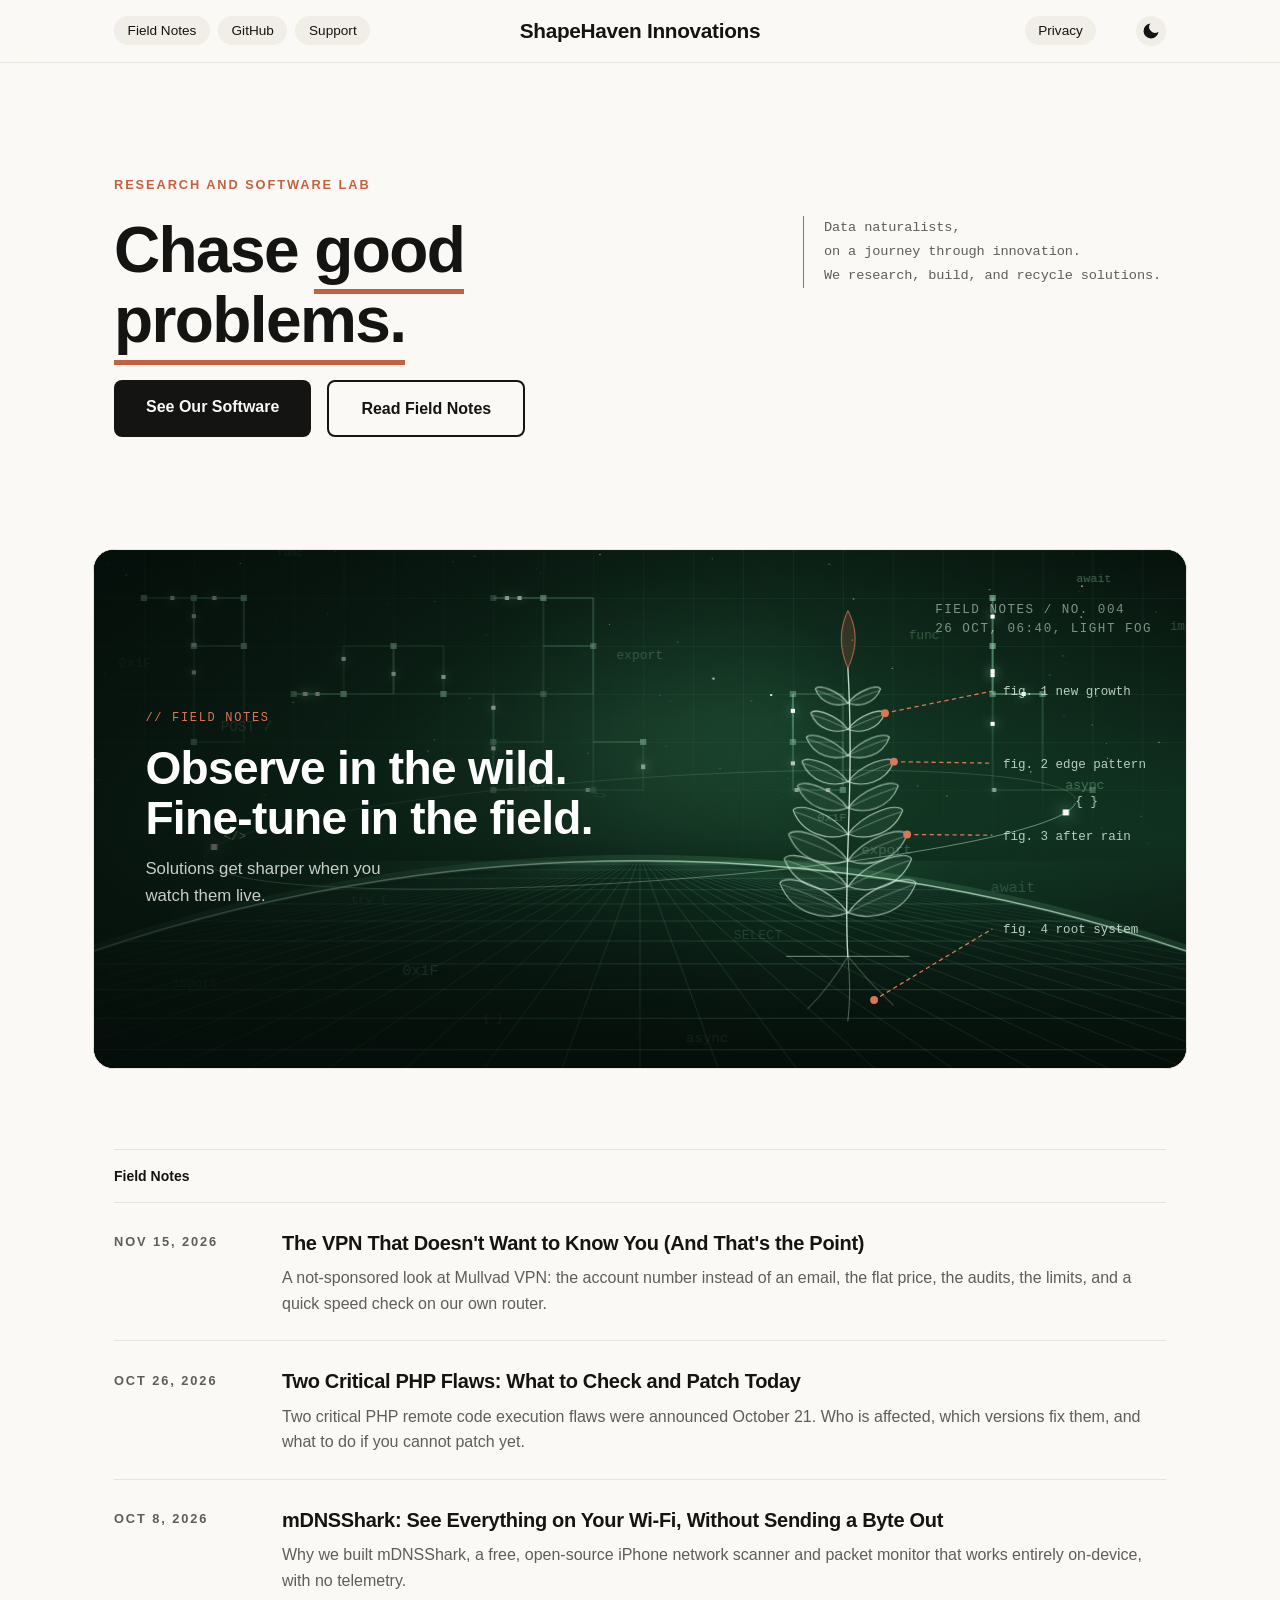
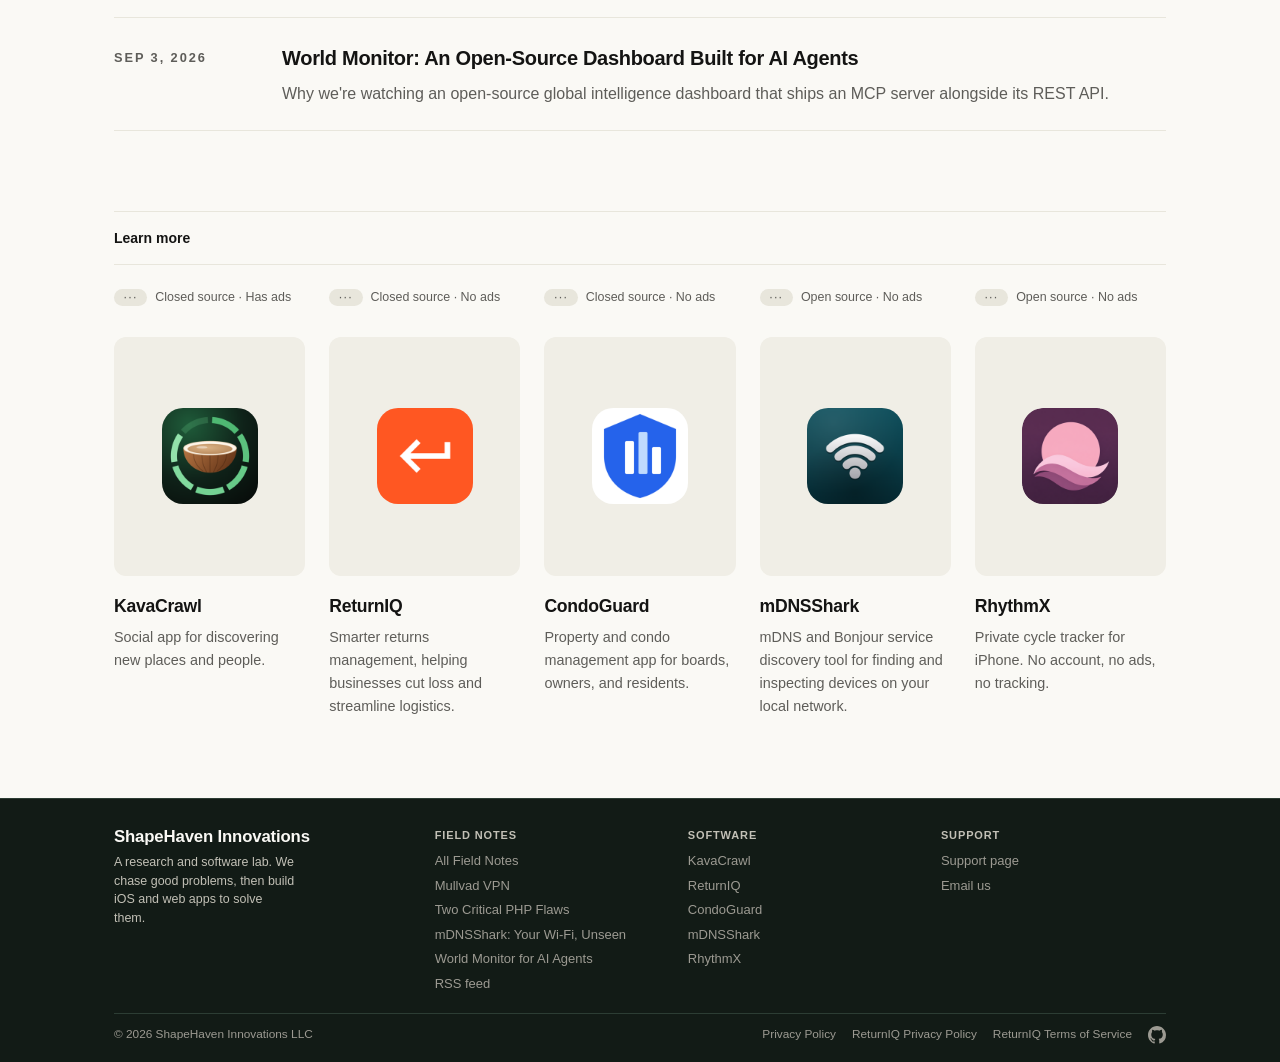
<file: index.html>
<!DOCTYPE html>
<html lang="en">
  <head>
    <meta charset="UTF-8" />
    <meta name="viewport" content="width=device-width, initial-scale=1.0" />
    <title>Home | ShapeHaven Innovations</title>
    <meta name="description" content="ShapeHaven Innovations is a research and software lab. We chase good problems, then build iOS and web apps to solve them." />
    <meta name="robots" content="index, follow" />

    <!-- Open Graph / Social Media -->
    <meta property="og:title" content="ShapeHaven Innovations | Research and Software Lab" />
    <meta property="og:description" content="ShapeHaven Innovations is a research and software lab. We chase good problems, then build iOS and web apps to solve them." />
    <meta property="og:image" content="https://shapehaveninnovations.com/images/og-image.png" />
    <meta property="og:image:width" content="1200" />
    <meta property="og:image:height" content="630" />
    <meta property="og:url" content="https://shapehaveninnovations.com/" />
    <meta property="og:type" content="website" />

    <!-- Favicon -->
    <link rel="icon" type="image/png" href="images/favicon.png" />
    <link rel="apple-touch-icon" href="images/logo.png" />

    <!-- FOUC fix: apply theme before CSS renders -->
    <script>
      (function() {
        var t = localStorage.getItem('theme');
        if (t) document.documentElement.setAttribute('data-theme', t);
        // No saved choice: stay on the light theme. Dark is opt-in via the toggle.
      })();
    </script>
    <link rel="stylesheet" href="style.css" />
    <link rel="canonical" href="https://shapehaveninnovations.com/" />
    <link rel="alternate" type="application/rss+xml" title="ShapeHaven Innovations Field Notes" href="https://shapehaveninnovations.com/feed.xml" />

    <!-- Twitter Card -->
    <meta name="twitter:card" content="summary_large_image" />
    <meta name="twitter:title" content="ShapeHaven Innovations | Research and Software Lab" />
    <meta name="twitter:description" content="ShapeHaven Innovations is a research and software lab. We chase good problems, then build iOS and web apps to solve them." />
    <meta name="twitter:image" content="https://shapehaveninnovations.com/images/og-image.png" />
    <!-- Structured Data -->
    <script type="application/ld+json">
    [
      {
        "@context": "https://schema.org",
        "@type": "Organization",
        "name": "ShapeHaven Innovations",
        "url": "https://shapehaveninnovations.com",
        "logo": "https://shapehaveninnovations.com/images/logo.png",
        "description": "ShapeHaven Innovations is a research and software lab. We chase good problems, then build iOS and web apps to solve them.",
        "email": "info@shapehaveninnovations.com",
        "sameAs": ["https://github.com/Shapehaven-Innovations"]
      },
      {
        "@context": "https://schema.org",
        "@type": "WebSite",
        "name": "ShapeHaven Innovations",
        "url": "https://shapehaveninnovations.com"
      },
      {
        "@context": "https://schema.org",
        "@type": "ItemList",
        "name": "Software",
        "itemListElement": [
          {
            "@type": "ListItem",
            "position": 1,
            "item": {
              "@type": "SoftwareApplication",
              "name": "ReturnIQ",
              "url": "https://returniq.shapehaveninnovations.com/",
              "description": "Smarter returns management, helping businesses cut loss and streamline logistics.",
              "applicationCategory": "BusinessApplication",
              "creator": { "@type": "Organization", "name": "ShapeHaven Innovations" }
            }
          },
          {
            "@type": "ListItem",
            "position": 2,
            "item": {
              "@type": "SoftwareApplication",
              "name": "CondoGuard",
              "url": "https://condoguard.app/",
              "description": "Property and condo management app for boards, owners, and residents.",
              "applicationCategory": "BusinessApplication",
              "creator": { "@type": "Organization", "name": "ShapeHaven Innovations" }
            }
          },
          {
            "@type": "ListItem",
            "position": 3,
            "item": {
              "@type": "SoftwareApplication",
              "name": "KavaCrawl",
              "url": "https://kavacrawl.app/",
              "description": "Social app for discovering new places and people.",
              "applicationCategory": "SocialNetworkingApplication",
              "creator": { "@type": "Organization", "name": "ShapeHaven Innovations" }
            }
          },
          {
            "@type": "ListItem",
            "position": 4,
            "item": {
              "@type": "SoftwareApplication",
              "name": "mDNSShark",
              "url": "https://mdnsshark.shapehaveninnovations.com/",
              "description": "mDNS and Bonjour service discovery tool for finding and inspecting devices on your local network.",
              "applicationCategory": "BusinessApplication",
              "creator": { "@type": "Organization", "name": "ShapeHaven Innovations" }
            }
          },
          {
            "@type": "ListItem",
            "position": 5,
            "item": {
              "@type": "SoftwareApplication",
              "name": "RhythmX",
              "url": "https://rhythmx.shapehaveninnovations.com/",
              "description": "Private menstrual cycle tracker for iPhone. No account, no ads, no tracking.",
              "applicationCategory": "HealthApplication",
              "creator": { "@type": "Organization", "name": "ShapeHaven Innovations" }
            }
          }
        ]
      }
    ]
    </script>
  </head>
  <body>
    <header>
      <div class="container">
        <div class="logo-container">
          <a href="/" class="logo-text">ShapeHaven Innovations</a>
        </div>
        <nav id="main-nav">
          <a href="/">Home</a>
          <a href="/blog/">Field Notes</a>
          <a href="https://github.com/Shapehaven-Innovations" target="_blank" rel="noopener">GitHub</a>
          <a href="/support.html">Support</a>
          <a href="/privacy.html">Privacy</a>
        </nav>
        <div class="header-actions">
          <button id="theme-toggle" class="theme-toggle" aria-label="Toggle dark mode">
            <svg xmlns="http://www.w3.org/2000/svg" width="20" height="20" viewBox="0 0 24 24" fill="currentColor" aria-hidden="true"><path d="M21 12.79A9 9 0 1 1 11.21 3 7 7 0 0 0 21 12.79z"/></svg>
          </button>
          <button id="hamburger" class="hamburger" aria-label="Toggle menu" aria-expanded="false">
            <span></span><span></span><span></span>
          </button>
        </div>
      </div>
    </header>

    <main>
      <section class="container hero">
        <div class="hero-text">
          <span class="hero-eyebrow">Research and software lab</span>
          <h1>Chase <span class="hl">good problems.</span></h1>
          <div class="cta-group">
            <a href="#our-work" class="btn btn-primary">See Our Software</a>
            <a href="/blog/" class="btn btn-secondary">Read Field Notes</a>
          </div>
        </div>
        <p class="hero-description">
          <span>Data naturalists,</span>
          <span>on a journey through innovation.</span>
          <span>We research, build, and recycle solutions.</span>
        </p>
      </section>

      <section class="container">
        <div class="space-hero">
          <canvas aria-hidden="true"></canvas>
          <div class="journal" aria-hidden="true">
            <svg viewBox="0 0 560 440" preserveAspectRatio="xMidYMid meet">
              <text class="j-tag j-head j-fade" x="330" y="40" style="animation-delay:.2s">FIELD NOTES / NO. 004</text>
              <text class="j-tag j-head j-fade" x="330" y="58" style="animation-delay:.3s">26 OCT, 06:40, LIGHT FOG</text>
              <g transform="translate(250 355) scale(.8)"><g class="j-sway" id="journal-plant"></g></g>
              <g id="journal-marks"></g>
            </svg>
          </div>
          <div class="space-hero-caption">
            <span class="hero-kicker">// Field Notes</span>
            <h2>Observe in the wild. Fine-tune in the field.</h2>
            <p>Solutions get sharper when you watch them live.</p>
          </div>
        </div>
      </section>

      <section class="container">
        <div class="section-header" id="field-notes">
          <h2>Field Notes</h2>
        </div>

        <div class="notes-list">
          <a class="note-row" href="/blog/mullvad-vpn-spotlight">
            <span class="note-date">Nov 15, 2026</span>
            <div>
              <h3>The VPN That Doesn't Want to Know You (And That's the Point)</h3>
              <p>A not-sponsored look at Mullvad VPN: the account number instead of an email, the flat price, the audits, the limits, and a quick speed check on our own router.</p>
            </div>
          </a>
          <a class="note-row" href="/blog/php-critical-rce-patch">
            <span class="note-date">Oct 26, 2026</span>
            <div>
              <h3>Two Critical PHP Flaws: What to Check and Patch Today</h3>
              <p>Two critical PHP remote code execution flaws were announced October 21. Who is affected, which versions fix them, and what to do if you cannot patch yet.</p>
            </div>
          </a>
          <a class="note-row" href="/blog/mdnsshark-app">
            <span class="note-date">Oct 8, 2026</span>
            <div>
              <h3>mDNSShark: See Everything on Your Wi-Fi, Without Sending a Byte Out</h3>
              <p>Why we built mDNSShark, a free, open-source iPhone network scanner and packet monitor that works entirely on-device, with no telemetry.</p>
            </div>
          </a>
          <a class="note-row" href="/blog/worldmonitor-app">
            <span class="note-date">Sep 3, 2026</span>
            <div>
              <h3>World Monitor: An Open-Source Dashboard Built for AI Agents</h3>
              <p>Why we're watching an open-source global intelligence dashboard that ships an MCP server alongside its REST API.</p>
            </div>
          </a>
        </div>

        <div class="section-header" id="our-work">
          <h2>Learn more</h2>
        </div>

        <div class="tiles">
          <a class="tile" href="https://kavacrawl.app/" target="_blank" rel="noopener">
            <div class="note-meta"><span class="note-pill" aria-hidden="true">&middot;&middot;&middot;</span><span>Closed source &middot; Has ads</span></div>
            <div class="tile-art"><img src="images/apps/kavacrawl.png" alt="" width="96" height="96" loading="lazy" /></div>
            <h3>KavaCrawl</h3>
            <p>Social app for discovering new places and people.</p>
          </a>
          <a class="tile" href="https://returniq.shapehaveninnovations.com/" target="_blank" rel="noopener">
            <div class="note-meta"><span class="note-pill" aria-hidden="true">&middot;&middot;&middot;</span><span>Closed source &middot; No ads</span></div>
            <div class="tile-art"><img src="images/apps/returniq.png" alt="" width="96" height="96" loading="lazy" /></div>
            <h3>ReturnIQ</h3>
            <p>Smarter returns management, helping businesses cut loss and streamline logistics.</p>
          </a>
          <a class="tile" href="https://condoguard.app/" target="_blank" rel="noopener">
            <div class="note-meta"><span class="note-pill" aria-hidden="true">&middot;&middot;&middot;</span><span>Closed source &middot; No ads</span></div>
            <div class="tile-art"><img src="images/apps/condoguard.png" alt="" width="96" height="96" loading="lazy" /></div>
            <h3>CondoGuard</h3>
            <p>Property and condo management app for boards, owners, and residents.</p>
          </a>
          <a class="tile" href="https://mdnsshark.shapehaveninnovations.com/" target="_blank" rel="noopener">
            <div class="note-meta"><span class="note-pill" aria-hidden="true">&middot;&middot;&middot;</span><span>Open source &middot; No ads</span></div>
            <div class="tile-art"><img src="images/apps/mdnsshark.png" alt="" width="96" height="96" loading="lazy" /></div>
            <h3>mDNSShark</h3>
            <p>mDNS and Bonjour service discovery tool for finding and inspecting devices on your local network.</p>
          </a>
          <a class="tile" href="https://rhythmx.shapehaveninnovations.com/" target="_blank" rel="noopener">
            <div class="note-meta"><span class="note-pill" aria-hidden="true">&middot;&middot;&middot;</span><span>Open source &middot; No ads</span></div>
            <div class="tile-art"><img src="images/apps/rhythmx.png" alt="" width="96" height="96" loading="lazy" /></div>
            <h3>RhythmX</h3>
            <p>Private cycle tracker for iPhone. No account, no ads, no tracking.</p>
          </a>
        </div>
      </section>
    </main>

    <!-- footer:start -->
    <footer class="site-footer">
      <div class="site-footer__inner">
        <div class="site-footer__top">
          <div class="site-footer__brandcol">
            <p class="site-footer__wordmark">ShapeHaven Innovations</p>
            <p class="site-footer__about">A research and software lab. We chase good problems, then build iOS and web apps to solve them.</p>
          </div>

          <div class="site-footer__col">
            <h2 class="site-footer__heading">Field Notes</h2>
            <ul class="site-footer__list">
              <li><a href="/blog/">All Field Notes</a></li>
              <li><a href="/blog/mullvad-vpn-spotlight" title="The VPN That Doesn't Want to Know You (And That's the Point)">Mullvad VPN</a></li>
              <li><a href="/blog/php-critical-rce-patch" title="Two Critical PHP Flaws: What to Check and Patch Today">Two Critical PHP Flaws</a></li>
              <li><a href="/blog/mdnsshark-app" title="mDNSShark: See Everything on Your Wi-Fi, Without Sending a Byte Out">mDNSShark: Your Wi-Fi, Unseen</a></li>
              <li><a href="/blog/worldmonitor-app" title="World Monitor: An Open-Source Dashboard Built for AI Agents">World Monitor for AI Agents</a></li>
              <li><a href="/feed.xml" target="_blank" rel="noopener">RSS feed</a></li>
            </ul>
          </div>

          <div class="site-footer__col">
            <h2 class="site-footer__heading">Software</h2>
            <ul class="site-footer__list">
              <li><a href="https://kavacrawl.app/" target="_blank" rel="noopener">KavaCrawl</a></li>
              <li><a href="https://returniq.shapehaveninnovations.com/" target="_blank" rel="noopener">ReturnIQ</a></li>
              <li><a href="https://condoguard.app/" target="_blank" rel="noopener">CondoGuard</a></li>
              <li><a href="https://mdnsshark.shapehaveninnovations.com/" target="_blank" rel="noopener">mDNSShark</a></li>
              <li><a href="https://rhythmx.shapehaveninnovations.com/" target="_blank" rel="noopener">RhythmX</a></li>
            </ul>
          </div>

          <div class="site-footer__col">
            <h2 class="site-footer__heading">Support</h2>
            <ul class="site-footer__list">
              <li><a href="/support.html">Support page</a></li>
              <li><a href="mailto:info@shapehaveninnovations.com">Email us</a></li>
            </ul>
          </div>
        </div>

        <div class="site-footer__bottom">
          <p class="site-footer__copyright">&copy; 2026 ShapeHaven Innovations LLC</p>
          <ul class="site-footer__legal">
            <li><a href="/privacy.html">Privacy Policy</a></li>
              <li><a href="/returniq-privacy.html">ReturnIQ Privacy Policy</a></li>
              <li><a href="/returniq-terms.html">ReturnIQ Terms of Service</a></li>
            <li><a class="site-footer__icon" href="https://github.com/Shapehaven-Innovations" target="_blank" rel="noopener" aria-label="ShapeHaven Innovations on GitHub (opens in a new tab)"><svg viewBox="0 0 16 16" width="18" height="18" aria-hidden="true" focusable="false"><path fill="currentColor" d="M8 0C3.58 0 0 3.58 0 8c0 3.54 2.29 6.53 5.47 7.59.4.07.55-.17.55-.38 0-.19-.01-.82-.01-1.49-2.01.37-2.53-.49-2.69-.94-.09-.23-.48-.94-.82-1.13-.28-.15-.68-.52-.01-.53.63-.01 1.08.58 1.23.82.72 1.21 1.87.87 2.33.66.07-.52.28-.87.51-1.07-1.78-.2-3.64-.89-3.64-3.95 0-.87.31-1.59.82-2.15-.08-.2-.36-1.02.08-2.12 0 0 .67-.21 2.2.82.64-.18 1.32-.27 2-.27.68 0 1.36.09 2 .27 1.53-1.04 2.2-.82 2.2-.82.44 1.1.16 1.92.08 2.12.51.56.82 1.27.82 2.15 0 3.07-1.87 3.75-3.65 3.95.29.25.54.73.54 1.48 0 1.07-.01 1.93-.01 2.2 0 .21.15.46.55.38A8.013 8.013 0 0016 8c0-4.42-3.58-8-8-8z"/></svg></a></li>
          </ul>
        </div>
      </div>
    </footer>
    <!-- footer:end -->

    <script src="config.js"></script>
    <script src="space-hero.js"></script>
    <script src="journal-hero.js"></script>
    <script src="project-hero.js"></script>
    <script src="script.js"></script>
    <script src="transitions.js"></script>

    <!-- Cloudflare Web Analytics -->
    <script defer src="https://static.cloudflareinsights.com/beacon.min.js" data-cf-beacon='{"token": "6412781782134cada0f6ec322c5bb820"}'></script>
    <!-- End Cloudflare Web Analytics -->
  </body>
</html>
</file>
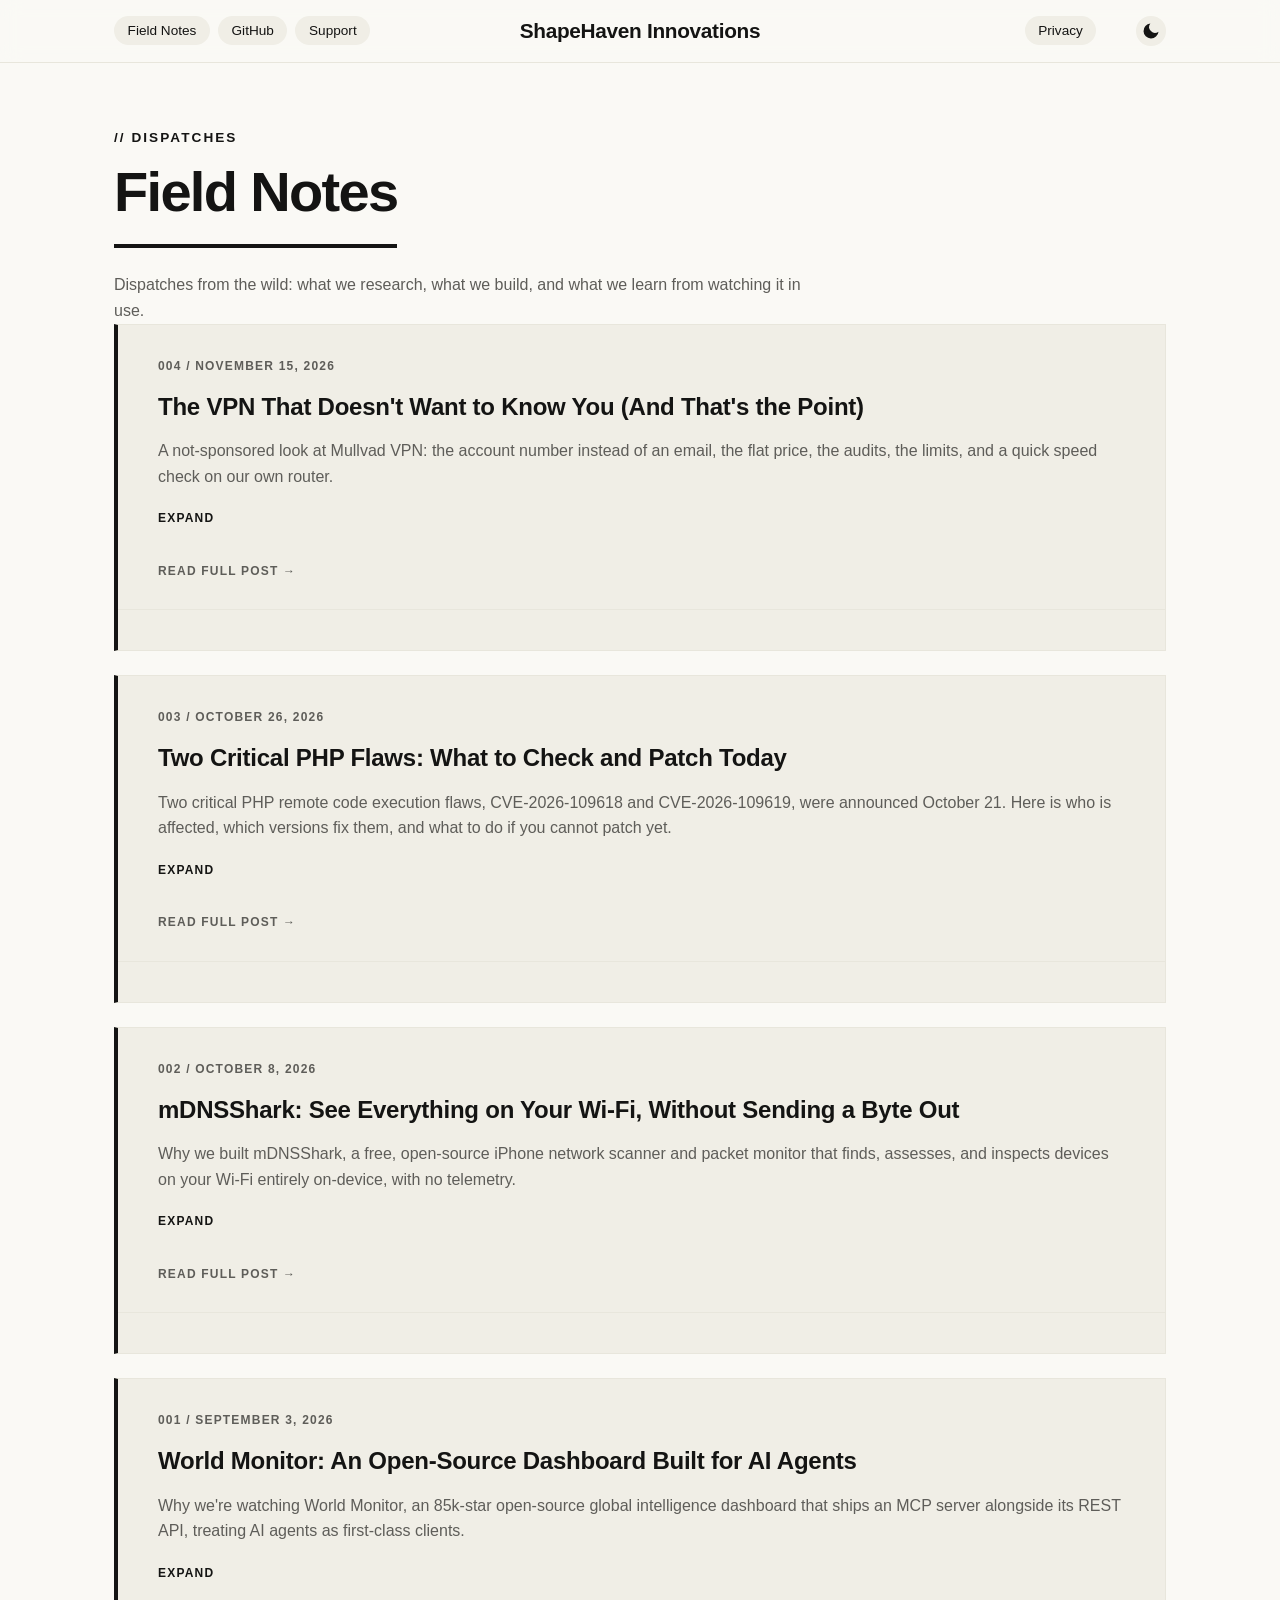
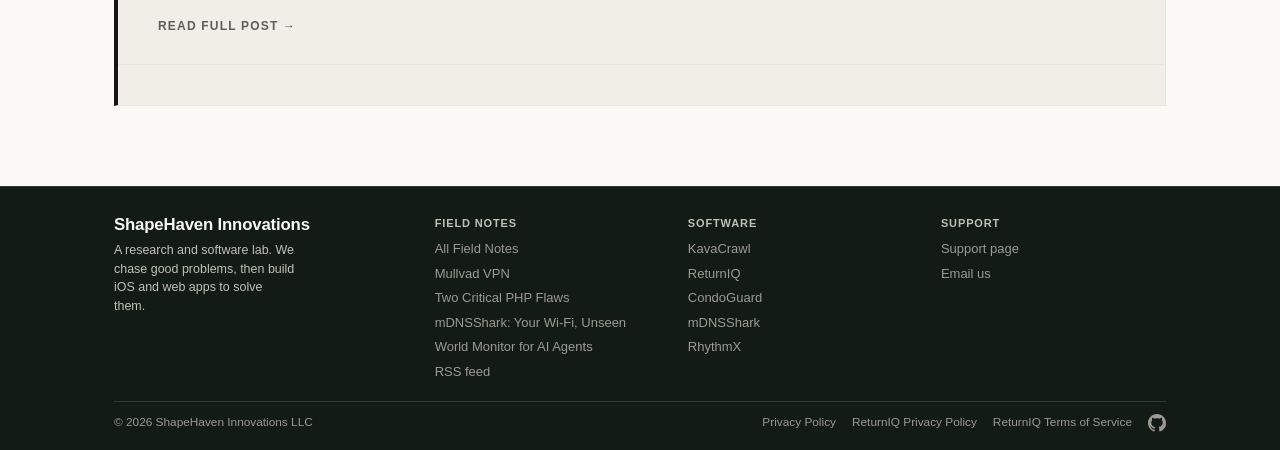
<file: blog/index.html>
<!DOCTYPE html>
<html lang="en">
  <head>
    <meta charset="UTF-8" />
    <meta name="viewport" content="width=device-width, initial-scale=1.0" />
    <title>Field Notes | ShapeHaven Innovations</title>
    <meta name="description" content="Field Notes from the ShapeHaven lab: what we research, what we build, and what we learn from watching it in use." />
    <meta name="robots" content="index, follow" />

    <!-- Open Graph / Social Media -->
    <meta property="og:title" content="Field Notes | ShapeHaven Innovations" />
    <meta property="og:description" content="Field Notes from the ShapeHaven lab: what we research, what we build, and what we learn from watching it in use." />
    <meta property="og:image" content="https://shapehaveninnovations.com/images/og-image.png" />
    <meta property="og:image:width" content="1200" />
    <meta property="og:image:height" content="630" />
    <meta property="og:url" content="https://shapehaveninnovations.com/blog/" />
    <meta property="og:type" content="website" />

    <!-- Favicon -->
    <link rel="icon" type="image/png" href="/images/favicon.png" />
    <link rel="apple-touch-icon" href="/images/logo.png" />

    <!-- FOUC fix: apply theme before CSS renders -->
    <script>
      (function() {
        var t = localStorage.getItem('theme');
        if (t) document.documentElement.setAttribute('data-theme', t);
        // No saved choice: stay on the light theme. Dark is opt-in via the toggle.
      })();
    </script>
    <link rel="stylesheet" href="/style.css" />
    <link rel="canonical" href="https://shapehaveninnovations.com/blog/" />
    <link rel="alternate" type="application/rss+xml" title="ShapeHaven Innovations Field Notes" href="https://shapehaveninnovations.com/feed.xml" />

    <!-- Twitter Card -->
    <meta name="twitter:card" content="summary_large_image" />
    <meta name="twitter:title" content="Field Notes | ShapeHaven Innovations" />
    <meta name="twitter:description" content="Field Notes from the ShapeHaven lab: what we research, what we build, and what we learn from watching it in use." />
    <meta name="twitter:image" content="https://shapehaveninnovations.com/images/og-image.png" />

    <style>
      .blog-hero {
        text-align: left;
        border: none;
        padding: 0;
      }
      .blog-eyebrow {
        font-family: -apple-system, BlinkMacSystemFont, 'Segoe UI', Helvetica, Arial, sans-serif;
        font-size: 0.85rem;
        font-weight: 700;
        letter-spacing: 0.15em;
        text-transform: uppercase;
        color: var(--primary-color);
        margin-bottom: 1rem;
        display: block;
      }
      .blog-hero h1 {
        font-size: 3.5rem;
        font-weight: 900;
        letter-spacing: -0.03em;
        line-height: 1;
        border-bottom: 4px solid var(--primary-color);
        padding-bottom: 1.5rem;
        display: inline-block;
      }
      .blog-hero .section-intro {
        margin: 1.5rem 0 0;
      }
      .post-feed {
        display: flex;
        flex-direction: column;
        gap: 1.5rem;
        margin-bottom: 5rem;
      }
      .post-item {
        border: 1px solid var(--border-color);
        border-left: 4px solid var(--primary-color);
        background: var(--card-bg);
        transition: var(--transition);
      }
      .post-item-header {
        all: unset;
        box-sizing: border-box;
        display: block;
        width: 100%;
        padding: 2rem 2.5rem;
        cursor: pointer;
      }
      .post-item-header:hover {
        background: var(--bg-color);
      }
      .card-tag {
        font-family: -apple-system, BlinkMacSystemFont, 'Segoe UI', Helvetica, Arial, sans-serif;
        font-size: 0.75rem;
        font-weight: 700;
        letter-spacing: 0.1em;
        text-transform: uppercase;
        color: var(--light-text);
        margin-bottom: 0.75rem;
        display: block;
      }
      .post-item-header h3 {
        font-size: 1.5rem;
        letter-spacing: -0.01em;
        color: var(--text-color);
        margin: 0 0 0.75rem;
      }
      .post-item-summary {
        color: var(--light-text);
        margin: 0;
        line-height: 1.6;
      }
      .post-item-toggle {
        display: inline-block;
        margin-top: 1.25rem;
        font-family: -apple-system, BlinkMacSystemFont, 'Segoe UI', Helvetica, Arial, sans-serif;
        font-size: 0.75rem;
        font-weight: 700;
        letter-spacing: 0.1em;
        text-transform: uppercase;
        color: var(--primary-color);
      }
      .post-item-fulllink {
        display: block;
        padding: 0 2.5rem 1.75rem;
        font-family: -apple-system, BlinkMacSystemFont, 'Segoe UI', Helvetica, Arial, sans-serif;
        font-size: 0.75rem;
        font-weight: 700;
        letter-spacing: 0.1em;
        text-transform: uppercase;
        color: var(--light-text);
        text-decoration: none;
      }
      .post-item-fulllink:hover {
        color: var(--primary-color);
      }
      .post-item-panel {
        display: grid;
        grid-template-rows: 0fr;
        transition: grid-template-rows 0.35s ease;
      }
      .post-item-panel > div {
        overflow: hidden;
      }
      .post-item.open .post-item-panel {
        grid-template-rows: 1fr;
      }
      .post-item-panel-inner {
        padding: 0 2.5rem 2.5rem;
        border-top: 1px solid var(--border-color);
        margin-top: 0;
      }
      .post-item-prose {
        padding-top: 2rem;
        font-size: 1.05rem;
        line-height: 1.75;
        color: var(--text-color);
      }
      .post-item-prose p {
        margin-bottom: 1.25rem;
      }
      .post-item-prose h2 {
        font-size: 1.35rem;
        font-weight: 800;
        letter-spacing: -0.01em;
        margin: 2.25rem 0 1rem;
        border-left: 4px solid var(--primary-color);
        padding-left: 1rem;
      }
      .post-item-prose a {
        color: var(--primary-color);
        font-weight: 600;
        text-decoration: underline;
        text-underline-offset: 2px;
      }
      .post-item-prose .post-callout,
      .post-item-prose .post-cta {
        border-radius: 0;
        border: 1px solid var(--border-color);
        border-left: 4px solid var(--primary-color);
        background: var(--bg-color);
        padding: 1.25rem 1.5rem;
        margin: 1.75rem 0;
        font-size: 0.95rem;
        color: var(--light-text);
      }
      .post-item-prose .post-cta {
        margin-top: 2rem;
      }
    </style>

    <!-- Structured Data -->
    <script type="application/ld+json">
    {
      "@context": "https://schema.org",
      "@type": "Blog",
      "name": "ShapeHaven Innovations Field Notes",
      "url": "https://shapehaveninnovations.com/blog/",
      "description": "Field Notes from the ShapeHaven lab: what we research, what we build, and what we learn from watching it in use.",
      "publisher": { "@type": "Organization", "name": "ShapeHaven Innovations", "logo": { "@type": "ImageObject", "url": "https://shapehaveninnovations.com/images/logo.png" } },
      "blogPost": [
        {
          "@type": "BlogPosting",
          "headline": "The VPN That Doesn't Want to Know You (And That's the Point)",
          "url": "https://shapehaveninnovations.com/blog/mullvad-vpn-spotlight",
          "datePublished": "2026-11-15",
          "author": { "@type": "Organization", "name": "ShapeHaven Innovations" }
        },
        {
          "@type": "BlogPosting",
          "headline": "Two Critical PHP Flaws: What to Check and Patch Today",
          "url": "https://shapehaveninnovations.com/blog/php-critical-rce-patch",
          "datePublished": "2026-10-26",
          "author": { "@type": "Organization", "name": "ShapeHaven Innovations" }
        },
        {
          "@type": "BlogPosting",
          "headline": "mDNSShark: See Everything on Your Wi-Fi, Without Sending a Byte Out",
          "url": "https://shapehaveninnovations.com/blog/mdnsshark-app",
          "datePublished": "2026-10-08",
          "author": { "@type": "Organization", "name": "ShapeHaven Innovations" }
        },
        {
          "@type": "BlogPosting",
          "headline": "World Monitor: An Open-Source Dashboard Built for AI Agents",
          "url": "https://shapehaveninnovations.com/blog/worldmonitor-app",
          "datePublished": "2026-09-03",
          "author": { "@type": "Organization", "name": "ShapeHaven Innovations" }
        }
      ]
    }
    </script>
  </head>
  <body>
    <header>
      <div class="container">
        <div class="logo-container">
          <a href="/" class="logo-text">ShapeHaven Innovations</a>
        </div>
        <nav id="main-nav">
          <a href="/">Home</a>
          <a href="/blog/">Field Notes</a>
          <a href="https://github.com/Shapehaven-Innovations" target="_blank" rel="noopener">GitHub</a>
          <a href="/support.html">Support</a>
          <a href="/privacy.html">Privacy</a>
        </nav>
        <div class="header-actions">
          <button id="theme-toggle" class="theme-toggle" aria-label="Toggle dark mode">
            <svg xmlns="http://www.w3.org/2000/svg" width="20" height="20" viewBox="0 0 24 24" fill="currentColor" aria-hidden="true"><path d="M21 12.79A9 9 0 1 1 11.21 3 7 7 0 0 0 21 12.79z"/></svg>
          </button>
          <button id="hamburger" class="hamburger" aria-label="Toggle menu" aria-expanded="false">
            <span></span><span></span><span></span>
          </button>
        </div>
      </div>
    </header>

    <main>
      <div class="container">
        <div class="section-header blog-hero" style="margin-top: 4rem;">
          <span class="blog-eyebrow">// Dispatches</span>
          <h1>Field Notes</h1>
          <p class="section-intro">
            Dispatches from the wild: what we research, what we build, and what we learn from watching it in use.
          </p>
        </div>

        <!-- Newest post first. Add new posts as a new .post-item at the TOP of this list. -->
        <div class="post-feed" id="post-list">
          <article class="post-item" data-url="/blog/mullvad-vpn-spotlight.html">
            <button class="post-item-header" type="button" aria-expanded="false">
              <span class="card-tag">004 / November 15, 2026</span>
              <h3>The VPN That Doesn't Want to Know You (And That's the Point)</h3>
              <p class="post-item-summary">
                A not-sponsored look at Mullvad VPN: the account number instead of an email, the flat price, the audits, the limits, and a quick speed check on our own router.
              </p>
              <span class="post-item-toggle">Expand</span>
            </button>
            <a class="post-item-fulllink" href="/blog/mullvad-vpn-spotlight" aria-label="Read full post: The VPN That Doesn't Want to Know You (And That's the Point)">Read full post &rarr;</a>
            <div class="post-item-panel">
              <div class="post-item-panel-inner">
                <div class="post-item-prose"></div>
              </div>
            </div>
          </article>
          <article class="post-item" data-url="/blog/php-critical-rce-patch.html">
            <button class="post-item-header" type="button" aria-expanded="false">
              <span class="card-tag">003 / October 26, 2026</span>
              <h3>Two Critical PHP Flaws: What to Check and Patch Today</h3>
              <p class="post-item-summary">
                Two critical PHP remote code execution flaws, CVE-2026-109618 and CVE-2026-109619, were announced October 21. Here is who is affected, which versions fix them, and what to do if you cannot patch yet.
              </p>
              <span class="post-item-toggle">Expand</span>
            </button>
            <a class="post-item-fulllink" href="/blog/php-critical-rce-patch" aria-label="Read full post: Two Critical PHP Flaws: What to Check and Patch Today">Read full post &rarr;</a>
            <div class="post-item-panel">
              <div class="post-item-panel-inner">
                <div class="post-item-prose"></div>
              </div>
            </div>
          </article>
          <article class="post-item" data-url="/blog/mdnsshark-app.html">
            <button class="post-item-header" type="button" aria-expanded="false">
              <span class="card-tag">002 / October 8, 2026</span>
              <h3>mDNSShark: See Everything on Your Wi-Fi, Without Sending a Byte Out</h3>
              <p class="post-item-summary">
                Why we built mDNSShark, a free, open-source iPhone network scanner and packet monitor that
                finds, assesses, and inspects devices on your Wi-Fi entirely on-device, with no telemetry.
              </p>
              <span class="post-item-toggle">Expand</span>
            </button>
            <a class="post-item-fulllink" href="/blog/mdnsshark-app" aria-label="Read full post: mDNSShark: See Everything on Your Wi-Fi, Without Sending a Byte Out">Read full post &rarr;</a>
            <div class="post-item-panel">
              <div class="post-item-panel-inner">
                <div class="post-item-prose"></div>
              </div>
            </div>
          </article>
          <article class="post-item" data-url="/blog/worldmonitor-app.html">
            <button class="post-item-header" type="button" aria-expanded="false">
              <span class="card-tag">001 / September 3, 2026</span>
              <h3>World Monitor: An Open-Source Dashboard Built for AI Agents</h3>
              <p class="post-item-summary">
                Why we're watching World Monitor, an 85k-star open-source global intelligence dashboard that
                ships an MCP server alongside its REST API, treating AI agents as first-class clients.
              </p>
              <span class="post-item-toggle">Expand</span>
            </button>
            <a class="post-item-fulllink" href="/blog/worldmonitor-app" aria-label="Read full post: World Monitor: An Open-Source Dashboard Built for AI Agents">Read full post &rarr;</a>
            <div class="post-item-panel">
              <div class="post-item-panel-inner">
                <div class="post-item-prose"></div>
              </div>
            </div>
          </article>
        </div>
      </div>
    </main>

    <!-- footer:start -->
    <footer class="site-footer">
      <div class="site-footer__inner">
        <div class="site-footer__top">
          <div class="site-footer__brandcol">
            <p class="site-footer__wordmark">ShapeHaven Innovations</p>
            <p class="site-footer__about">A research and software lab. We chase good problems, then build iOS and web apps to solve them.</p>
          </div>

          <div class="site-footer__col">
            <h2 class="site-footer__heading">Field Notes</h2>
            <ul class="site-footer__list">
              <li><a href="/blog/">All Field Notes</a></li>
              <li><a href="/blog/mullvad-vpn-spotlight" title="The VPN That Doesn't Want to Know You (And That's the Point)">Mullvad VPN</a></li>
              <li><a href="/blog/php-critical-rce-patch" title="Two Critical PHP Flaws: What to Check and Patch Today">Two Critical PHP Flaws</a></li>
              <li><a href="/blog/mdnsshark-app" title="mDNSShark: See Everything on Your Wi-Fi, Without Sending a Byte Out">mDNSShark: Your Wi-Fi, Unseen</a></li>
              <li><a href="/blog/worldmonitor-app" title="World Monitor: An Open-Source Dashboard Built for AI Agents">World Monitor for AI Agents</a></li>
              <li><a href="/feed.xml" target="_blank" rel="noopener">RSS feed</a></li>
            </ul>
          </div>

          <div class="site-footer__col">
            <h2 class="site-footer__heading">Software</h2>
            <ul class="site-footer__list">
              <li><a href="https://kavacrawl.app/" target="_blank" rel="noopener">KavaCrawl</a></li>
              <li><a href="https://returniq.shapehaveninnovations.com/" target="_blank" rel="noopener">ReturnIQ</a></li>
              <li><a href="https://condoguard.app/" target="_blank" rel="noopener">CondoGuard</a></li>
              <li><a href="https://mdnsshark.shapehaveninnovations.com/" target="_blank" rel="noopener">mDNSShark</a></li>
              <li><a href="https://rhythmx.shapehaveninnovations.com/" target="_blank" rel="noopener">RhythmX</a></li>
            </ul>
          </div>

          <div class="site-footer__col">
            <h2 class="site-footer__heading">Support</h2>
            <ul class="site-footer__list">
              <li><a href="/support.html">Support page</a></li>
              <li><a href="mailto:info@shapehaveninnovations.com">Email us</a></li>
            </ul>
          </div>
        </div>

        <div class="site-footer__bottom">
          <p class="site-footer__copyright">&copy; 2026 ShapeHaven Innovations LLC</p>
          <ul class="site-footer__legal">
            <li><a href="/privacy.html">Privacy Policy</a></li>
              <li><a href="/returniq-privacy.html">ReturnIQ Privacy Policy</a></li>
              <li><a href="/returniq-terms.html">ReturnIQ Terms of Service</a></li>
            <li><a class="site-footer__icon" href="https://github.com/Shapehaven-Innovations" target="_blank" rel="noopener" aria-label="ShapeHaven Innovations on GitHub (opens in a new tab)"><svg viewBox="0 0 16 16" width="18" height="18" aria-hidden="true" focusable="false"><path fill="currentColor" d="M8 0C3.58 0 0 3.58 0 8c0 3.54 2.29 6.53 5.47 7.59.4.07.55-.17.55-.38 0-.19-.01-.82-.01-1.49-2.01.37-2.53-.49-2.69-.94-.09-.23-.48-.94-.82-1.13-.28-.15-.68-.52-.01-.53.63-.01 1.08.58 1.23.82.72 1.21 1.87.87 2.33.66.07-.52.28-.87.51-1.07-1.78-.2-3.64-.89-3.64-3.95 0-.87.31-1.59.82-2.15-.08-.2-.36-1.02.08-2.12 0 0 .67-.21 2.2.82.64-.18 1.32-.27 2-.27.68 0 1.36.09 2 .27 1.53-1.04 2.2-.82 2.2-.82.44 1.1.16 1.92.08 2.12.51.56.82 1.27.82 2.15 0 3.07-1.87 3.75-3.65 3.95.29.25.54.73.54 1.48 0 1.07-.01 1.93-.01 2.2 0 .21.15.46.55.38A8.013 8.013 0 0016 8c0-4.42-3.58-8-8-8z"/></svg></a></li>
          </ul>
        </div>
      </div>
    </footer>
    <!-- footer:end -->

    <script src="/config.js"></script>
    <script src="/space-hero.js"></script>
    <script src="/journal-hero.js"></script>
    <script src="/project-hero.js"></script>
    <script src="/script.js"></script>
    <script src="/transitions.js"></script>

    <!-- Cloudflare Web Analytics -->
    <script defer src="https://static.cloudflareinsights.com/beacon.min.js" data-cf-beacon='{"token": "6412781782134cada0f6ec322c5bb820"}'></script>
    <!-- End Cloudflare Web Analytics -->
  </body>
</html>
</file>
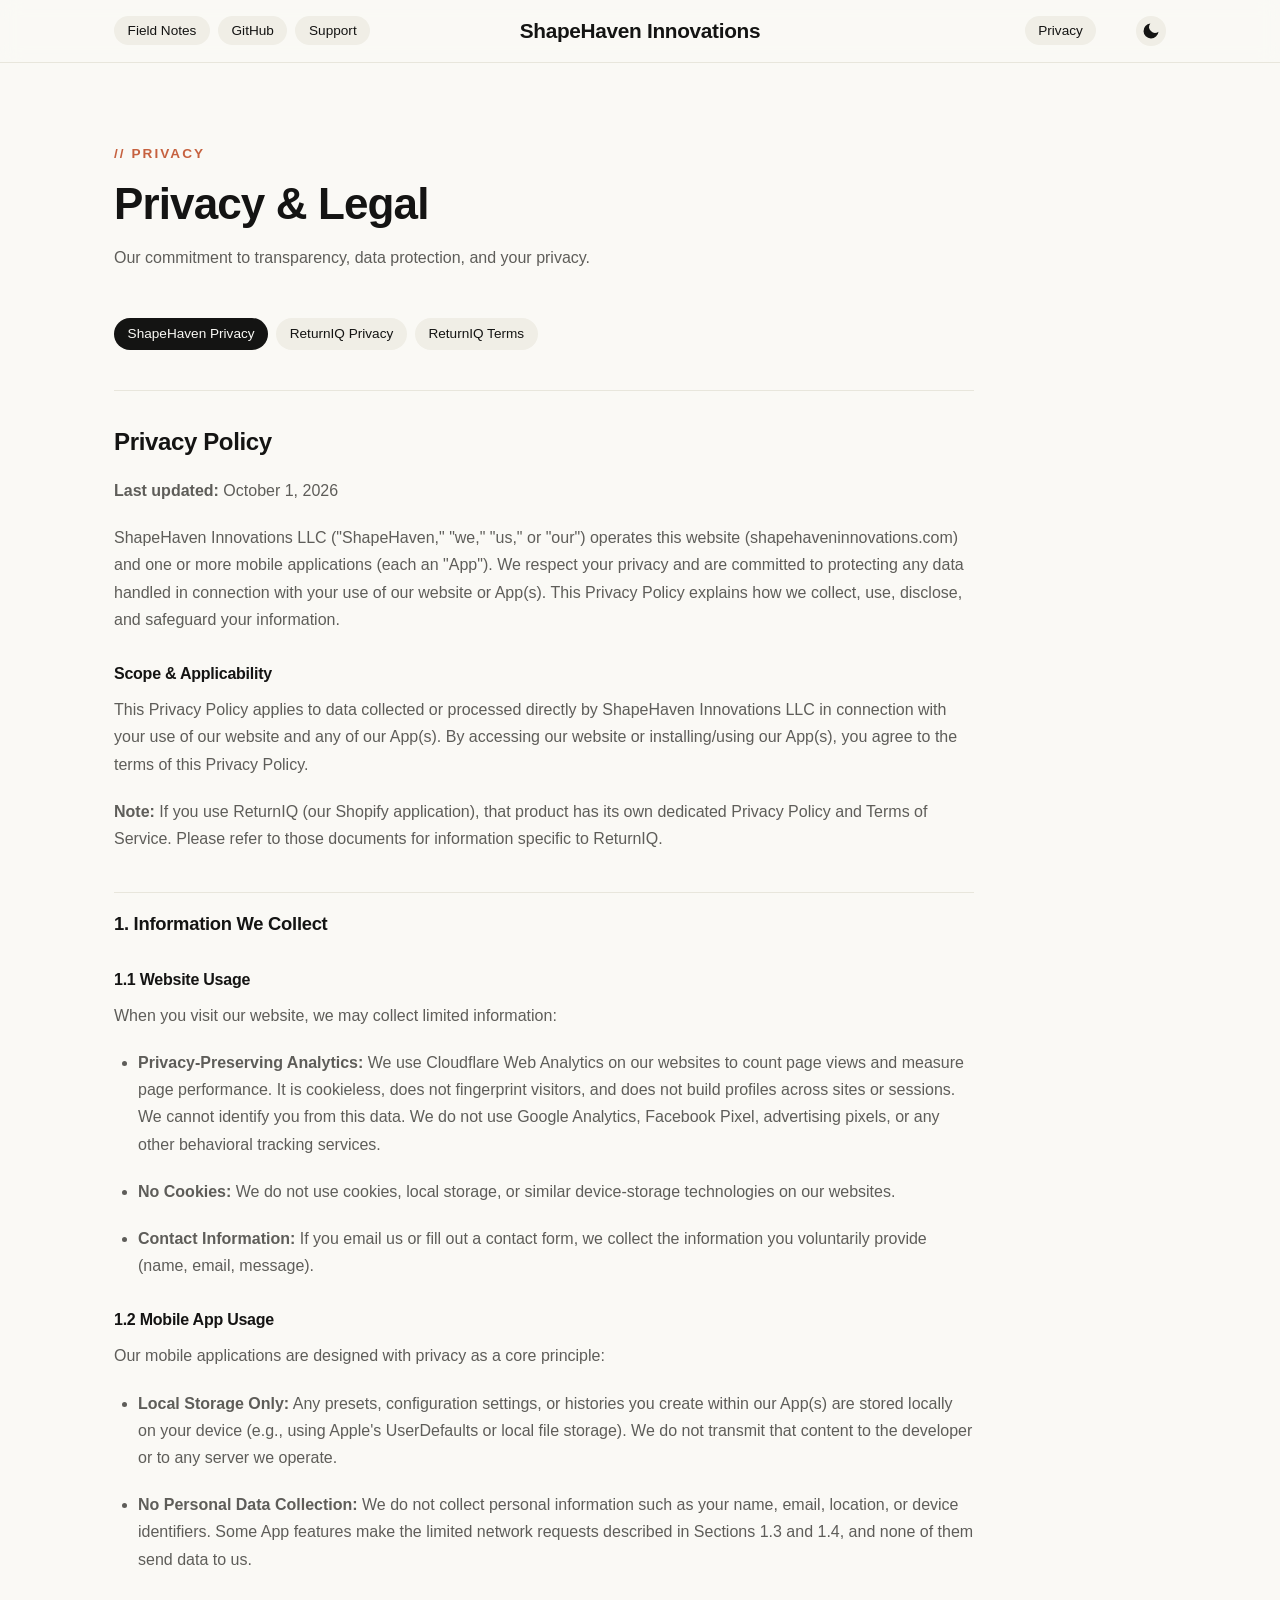
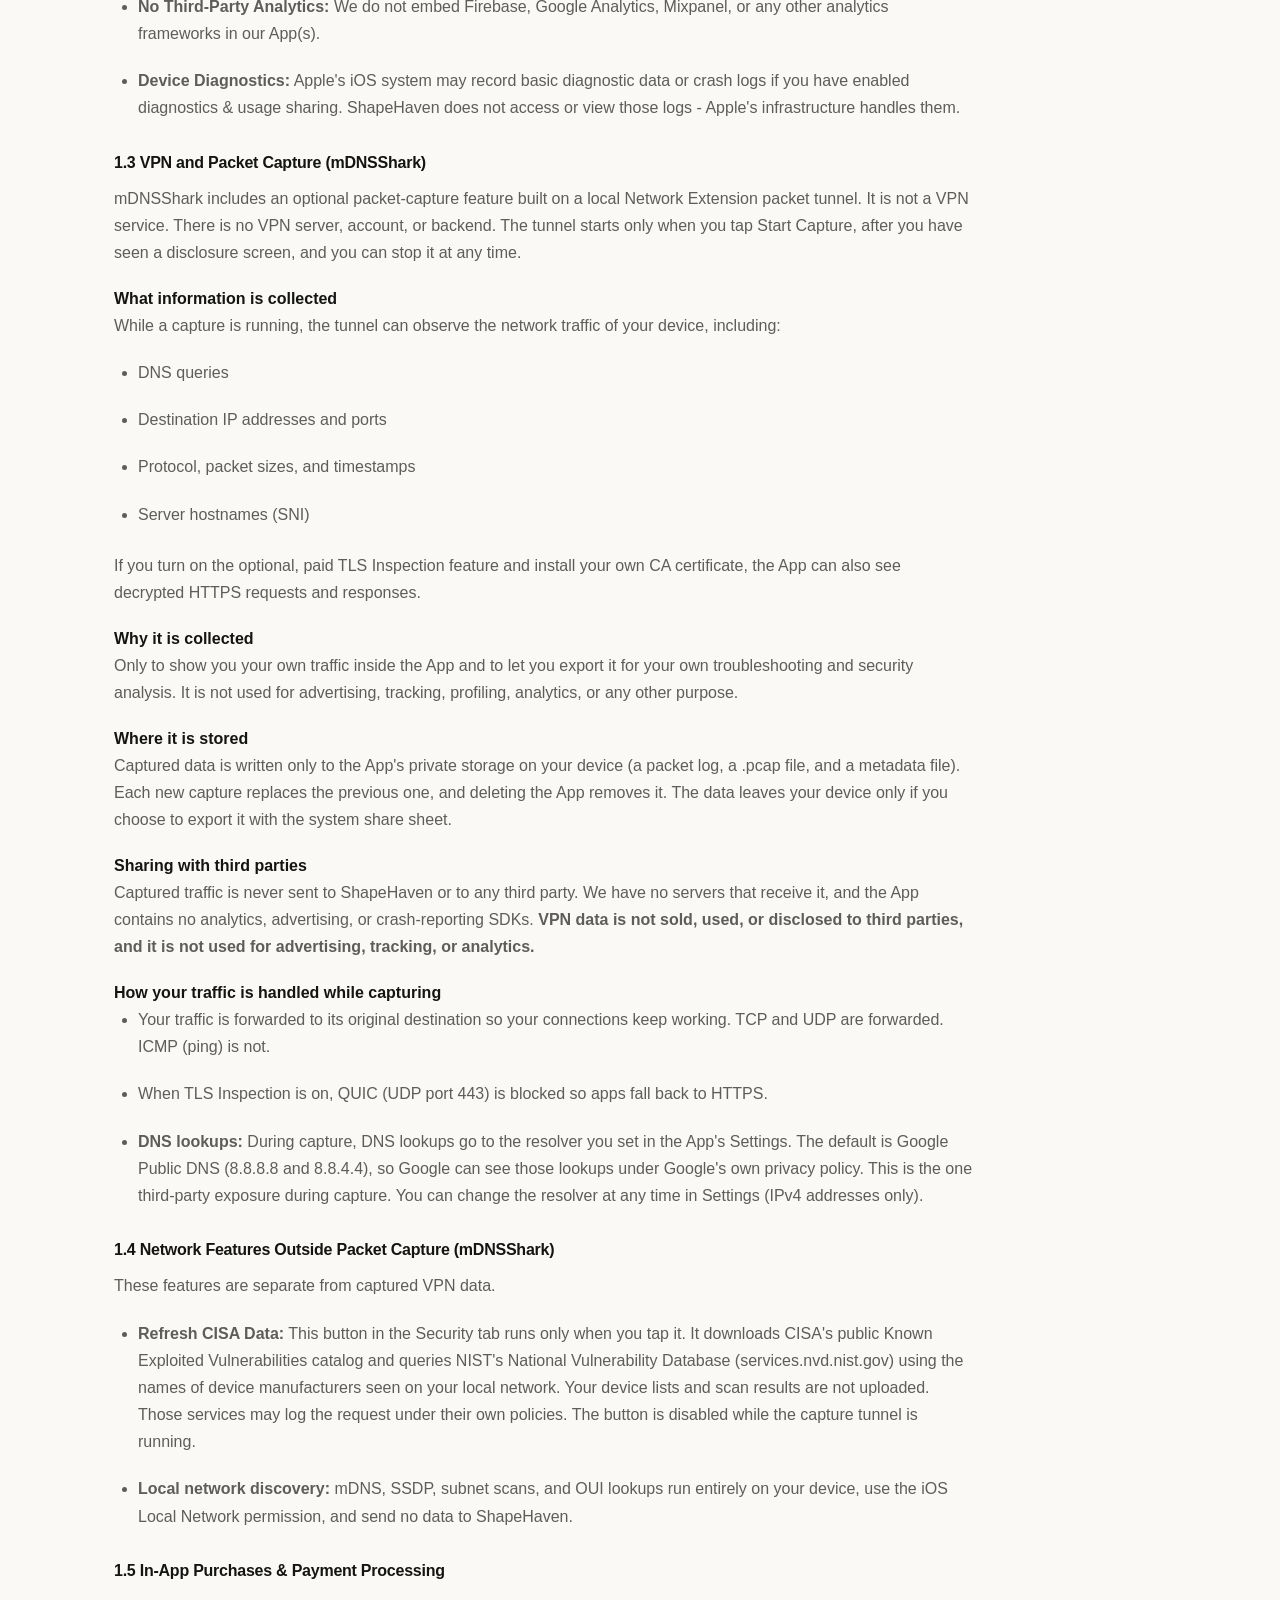
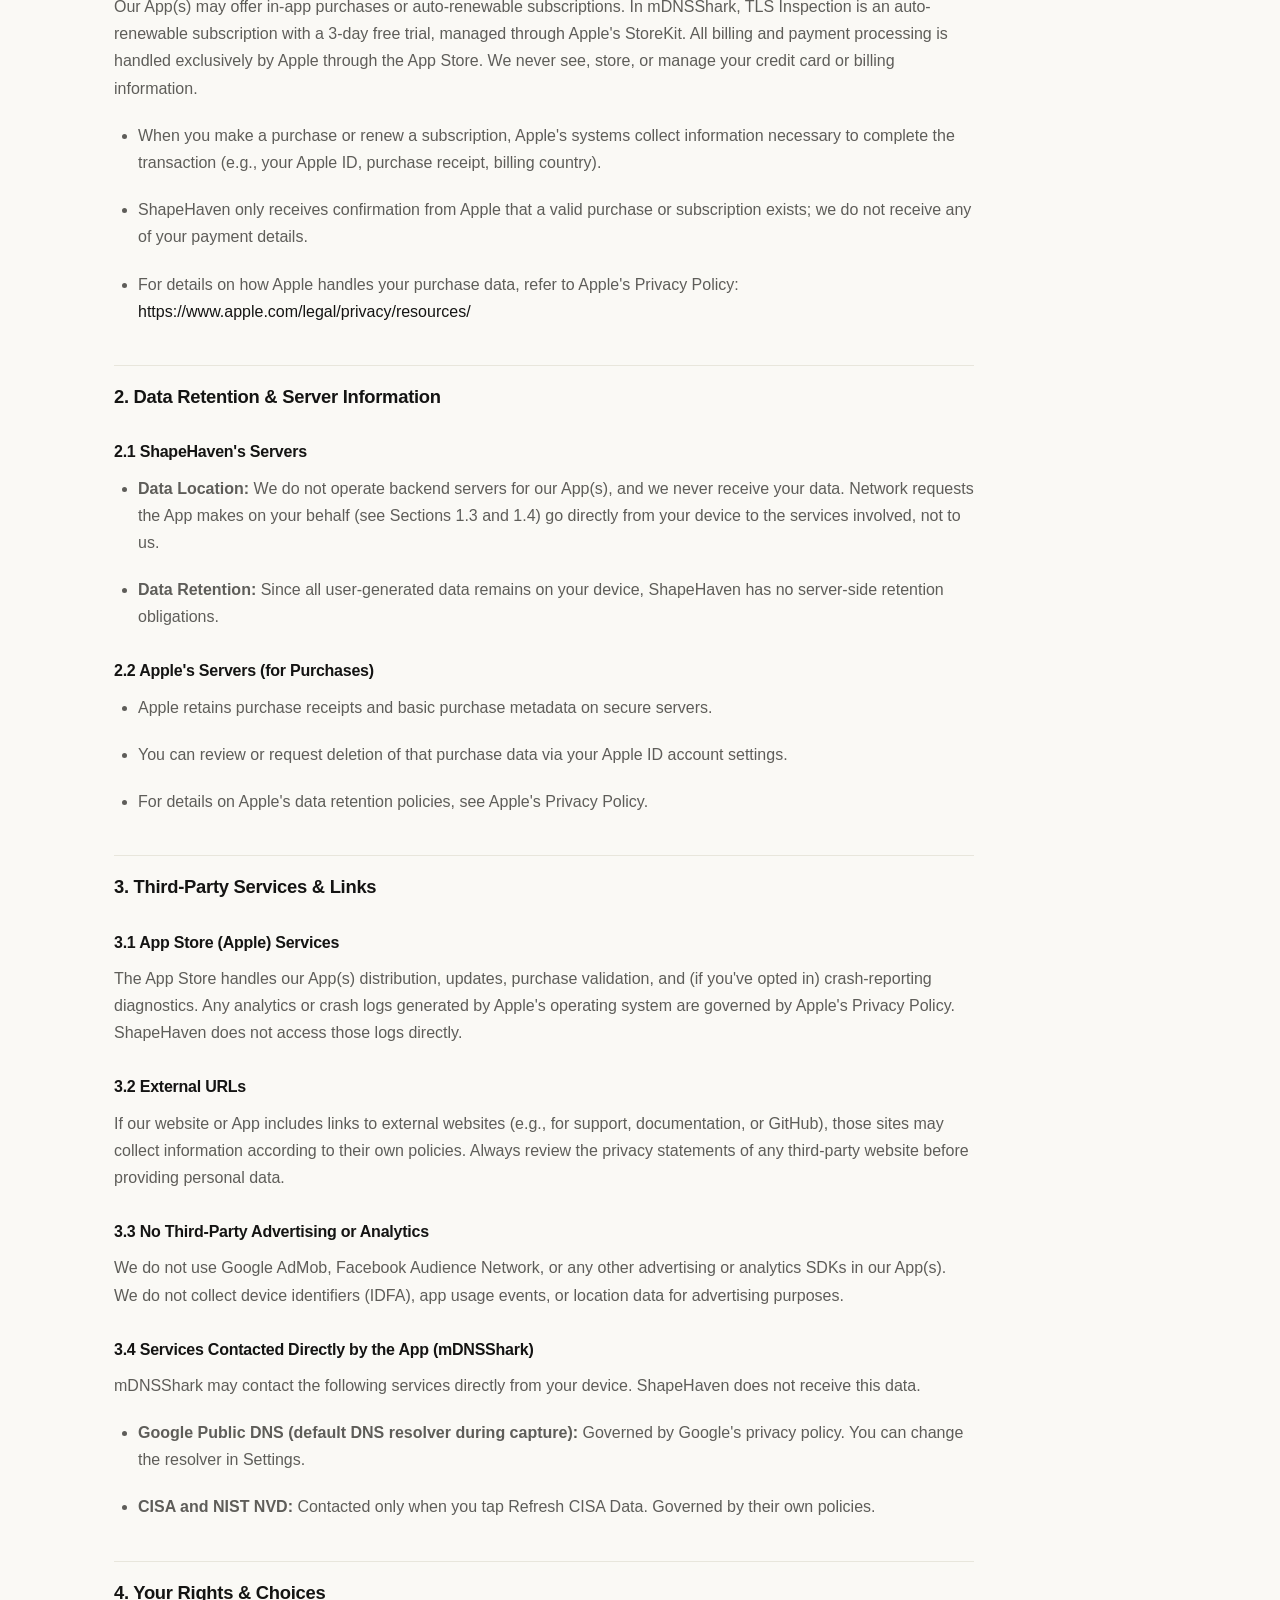
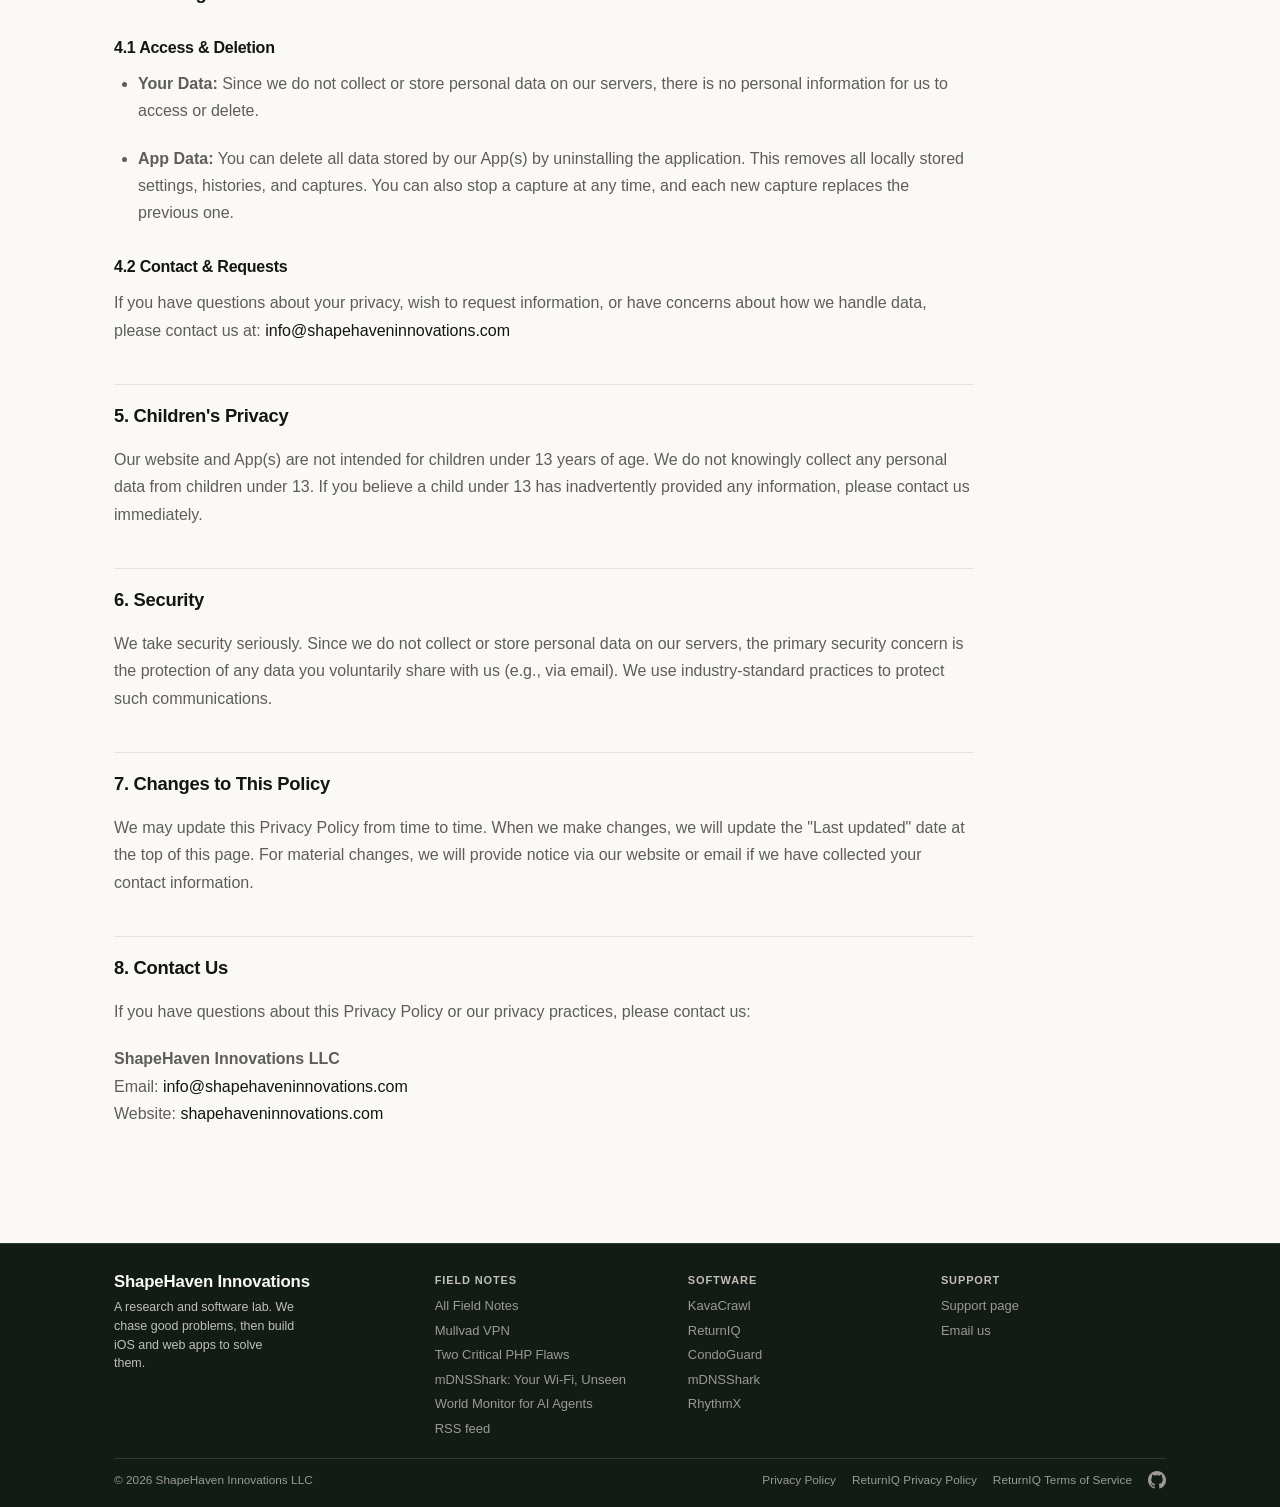
<file: privacy.html>
<!DOCTYPE html>
<html lang="en">
  <head>
    <meta charset="UTF-8" />
    <meta name="viewport" content="width=device-width, initial-scale=1.0" />
    <title>Privacy Policy | ShapeHaven Innovations</title>
    <meta name="description" content="ShapeHaven Innovations Privacy Policy. Learn how we protect your data and maintain your privacy across our website and mobile applications." />
    <meta name="robots" content="index, follow" />

    <!-- Open Graph / Social Media -->
    <meta property="og:title" content="Privacy Policy | ShapeHaven Innovations" />
    <meta property="og:description" content="Our commitment to your privacy and data protection." />
    <meta property="og:image" content="https://shapehaveninnovations.com/images/og-image.png" />
    <meta property="og:image:width" content="1200" />
    <meta property="og:image:height" content="630" />
    <meta property="og:url" content="https://shapehaveninnovations.com/privacy" />
    <meta property="og:type" content="website" />

    <!-- Favicon -->
    <link rel="icon" type="image/png" href="images/favicon.png" />
    <link rel="apple-touch-icon" href="images/logo.png" />

    <!-- FOUC fix: apply theme before CSS renders -->
    <script>
      (function() {
        var t = localStorage.getItem('theme');
        if (t) document.documentElement.setAttribute('data-theme', t);
        // No saved choice: stay on the light theme. Dark is opt-in via the toggle.
      })();
    </script>
    <link rel="stylesheet" href="style.css" />
    <link rel="canonical" href="https://shapehaveninnovations.com/privacy" />

    <!-- Twitter Card -->
    <meta name="twitter:card" content="summary_large_image" />
    <meta name="twitter:title" content="Privacy Policy | ShapeHaven Innovations" />
    <meta name="twitter:description" content="Our commitment to your privacy and data protection." />
    <meta name="twitter:image" content="https://shapehaveninnovations.com/images/og-image.png" />
    <style>
      .legal-container {
        max-width: 1100px;
        margin: 0 auto;
        padding: 4rem 1.5rem 6rem;
      }
      .legal-container > :not(.legal-hero) {
        max-width: 860px;
      }
      .legal-hero {
        text-align: left;
        margin: 1rem 0 3rem;
        max-width: 760px;
      }
      .legal-hero h1 {
        font-size: clamp(2rem, 5vw, 2.75rem);
        font-weight: 600;
        letter-spacing: -0.02em;
        line-height: 1.1;
        margin-bottom: 1rem;
      }
      .legal-hero p {
        color: var(--light-text);
        font-size: 1rem;
      }
      .legal-nav {
        margin-bottom: 2.5rem;
        display: flex;
        flex-wrap: wrap;
        justify-content: flex-start;
        gap: 0.5rem;
      }
      .legal-nav a {
        font-weight: 500;
        font-size: 0.85rem;
        padding: 0.3rem 0.85rem;
        border-radius: 999px;
        background: var(--card-bg);
        color: var(--text-color);
        text-decoration: none;
        transition: var(--transition);
      }
      .legal-nav a:hover {
        background: var(--hover-bg);
        color: var(--text-color);
      }
      .legal-nav a.active {
        background: var(--primary-color);
        color: var(--on-primary);
      }
      .legal-content {
        border-top: 1px solid var(--border-color);
        padding-top: 2rem;
        font-size: 1rem;
      }
      .legal-content h2 {
        margin-top: 2.5rem;
        margin-bottom: 1rem;
        font-size: 1.15rem;
        font-weight: 600;
        color: var(--text-color);
        border-top: 1px solid var(--border-color);
        padding-top: 1rem;
      }
      .legal-content h2:first-of-type {
        margin-top: 0;
        border-top: none;
        padding-top: 0;
        font-size: 1.5rem;
      }
      .legal-content h3 {
        margin-top: 1.75rem;
        margin-bottom: 0.6rem;
        font-size: 1rem;
        font-weight: 600;
        color: var(--text-color);
      }
      .legal-content p, .legal-content li {
        color: var(--light-text);
        margin-bottom: 1.25rem;
        line-height: 1.7;
      }
      .legal-content ul, .legal-content ol {
        margin-left: 1.5rem;
        margin-bottom: 1.5rem;
      }
      .legal-content a {
        color: var(--primary-color);
        text-decoration: none;
        font-weight: 500;
      }
      .legal-content a:hover {
        text-decoration: underline;
      }
      @media (max-width: 768px) {
      }
      .legal-eyebrow {
        font-family: -apple-system, BlinkMacSystemFont, 'Segoe UI', Helvetica, Arial, sans-serif;
        font-size: 0.85rem;
        font-weight: 700;
        letter-spacing: 0.15em;
        text-transform: uppercase;
        color: var(--accent);
        margin-bottom: 1rem;
        display: block;
      }
    </style>
  </head>
  <body>
    <header>
      <div class="container">
        <div class="logo-container">
          <a href="/" class="logo-text">ShapeHaven Innovations</a>
        </div>
        <nav id="main-nav">
          <a href="/">Home</a>
          <a href="/blog/">Field Notes</a>
          <a href="https://github.com/Shapehaven-Innovations" target="_blank" rel="noopener">GitHub</a>
          <a href="/support.html">Support</a>
          <a href="/privacy.html">Privacy</a>
        </nav>
        <div class="header-actions">
          <button id="theme-toggle" class="theme-toggle" aria-label="Toggle dark mode">
            <svg xmlns="http://www.w3.org/2000/svg" width="20" height="20" viewBox="0 0 24 24" fill="currentColor" aria-hidden="true"><path d="M21 12.79A9 9 0 1 1 11.21 3 7 7 0 0 0 21 12.79z"/></svg>
          </button>
          <button id="hamburger" class="hamburger" aria-label="Toggle menu" aria-expanded="false">
            <span></span><span></span><span></span>
          </button>
        </div>
      </div>
    </header>

    <main class="legal-container">
      <div class="legal-hero">
        <span class="legal-eyebrow">// Privacy</span>
        <h1>Privacy & Legal</h1>
        <p>Our commitment to transparency, data protection, and your privacy.</p>
      </div>
      <div class="legal-nav">
        <a href="/privacy.html" class="active">ShapeHaven Privacy</a>
        <a href="/returniq-privacy.html">ReturnIQ Privacy</a>
        <a href="/returniq-terms.html">ReturnIQ Terms</a>
      </div>

      <article class="legal-content">
        <h2>Privacy Policy</h2>
        <p><strong>Last updated:</strong> October 1, 2026</p>
        <p>
          ShapeHaven Innovations LLC ("ShapeHaven," "we," "us," or "our") operates 
          this website (shapehaveninnovations.com) and one or more mobile applications 
          (each an "App"). We respect your privacy and are committed to protecting any 
          data handled in connection with your use of our website or App(s). This Privacy 
          Policy explains how we collect, use, disclose, and safeguard your information.
        </p>

        <h3>Scope & Applicability</h3>
        <p>
          This Privacy Policy applies to data collected or processed directly by ShapeHaven 
          Innovations LLC in connection with your use of our website and any of our App(s). 
          By accessing our website or installing/using our App(s), you agree to the terms 
          of this Privacy Policy.
        </p>
        <p>
          <strong>Note:</strong> If you use ReturnIQ (our Shopify application), that product 
          has its own dedicated Privacy Policy and Terms of Service. Please refer to those 
          documents for information specific to ReturnIQ.
        </p>

        <h2>1. Information We Collect</h2>
        <h3>1.1 Website Usage</h3>
        <p>When you visit our website, we may collect limited information:</p>
        <ul>
          <li><strong>Privacy-Preserving Analytics:</strong> We use Cloudflare Web Analytics on our websites to count page views and measure page performance. It is cookieless, does not fingerprint visitors, and does not build profiles across sites or sessions. We cannot identify you from this data. We do not use Google Analytics, Facebook Pixel, advertising pixels, or any other behavioral tracking services.</li>
          <li><strong>No Cookies:</strong> We do not use cookies, local storage, or similar device-storage technologies on our websites.</li>
          <li><strong>Contact Information:</strong> If you email us or fill out a contact form, we collect the information you voluntarily provide (name, email, message).</li>
        </ul>

        <h3>1.2 Mobile App Usage</h3>
        <p>Our mobile applications are designed with privacy as a core principle:</p>
        <ul>
          <li><strong>Local Storage Only:</strong> Any presets, configuration settings, or histories you create within our App(s) are stored locally on your device (e.g., using Apple's UserDefaults or local file storage). We do not transmit that content to the developer or to any server we operate.</li>
          <li><strong>No Personal Data Collection:</strong> We do not collect personal information such as your name, email, location, or device identifiers. Some App features make the limited network requests described in Sections 1.3 and 1.4, and none of them send data to us.</li>
          <li><strong>No Third-Party Analytics:</strong> We do not embed Firebase, Google Analytics, Mixpanel, or any other analytics frameworks in our App(s).</li>
          <li><strong>Device Diagnostics:</strong> Apple's iOS system may record basic diagnostic data or crash logs if you have enabled diagnostics & usage sharing. ShapeHaven does not access or view those logs - Apple's infrastructure handles them.</li>
        </ul>

        <h3>1.3 VPN and Packet Capture (mDNSShark)</h3>
        <p>mDNSShark includes an optional packet-capture feature built on a local Network Extension packet tunnel. It is not a VPN service. There is no VPN server, account, or backend. The tunnel starts only when you tap Start Capture, after you have seen a disclosure screen, and you can stop it at any time.</p>
        <h4>What information is collected</h4>
        <p>While a capture is running, the tunnel can observe the network traffic of your device, including:</p>
        <ul>
          <li>DNS queries</li>
          <li>Destination IP addresses and ports</li>
          <li>Protocol, packet sizes, and timestamps</li>
          <li>Server hostnames (SNI)</li>
        </ul>
        <p>If you turn on the optional, paid TLS Inspection feature and install your own CA certificate, the App can also see decrypted HTTPS requests and responses.</p>
        <h4>Why it is collected</h4>
        <p>Only to show you your own traffic inside the App and to let you export it for your own troubleshooting and security analysis. It is not used for advertising, tracking, profiling, analytics, or any other purpose.</p>
        <h4>Where it is stored</h4>
        <p>Captured data is written only to the App's private storage on your device (a packet log, a .pcap file, and a metadata file). Each new capture replaces the previous one, and deleting the App removes it. The data leaves your device only if you choose to export it with the system share sheet.</p>
        <h4>Sharing with third parties</h4>
        <p>Captured traffic is never sent to ShapeHaven or to any third party. We have no servers that receive it, and the App contains no analytics, advertising, or crash-reporting SDKs. <strong>VPN data is not sold, used, or disclosed to third parties, and it is not used for advertising, tracking, or analytics.</strong></p>
        <h4>How your traffic is handled while capturing</h4>
        <ul>
          <li>Your traffic is forwarded to its original destination so your connections keep working. TCP and UDP are forwarded. ICMP (ping) is not.</li>
          <li>When TLS Inspection is on, QUIC (UDP port 443) is blocked so apps fall back to HTTPS.</li>
          <li><strong>DNS lookups:</strong> During capture, DNS lookups go to the resolver you set in the App's Settings. The default is Google Public DNS (8.8.8.8 and 8.8.4.4), so Google can see those lookups under Google's own privacy policy. This is the one third-party exposure during capture. You can change the resolver at any time in Settings (IPv4 addresses only).</li>
        </ul>

        <h3>1.4 Network Features Outside Packet Capture (mDNSShark)</h3>
        <p>These features are separate from captured VPN data.</p>
        <ul>
          <li><strong>Refresh CISA Data:</strong> This button in the Security tab runs only when you tap it. It downloads CISA's public Known Exploited Vulnerabilities catalog and queries NIST's National Vulnerability Database (services.nvd.nist.gov) using the names of device manufacturers seen on your local network. Your device lists and scan results are not uploaded. Those services may log the request under their own policies. The button is disabled while the capture tunnel is running.</li>
          <li><strong>Local network discovery:</strong> mDNS, SSDP, subnet scans, and OUI lookups run entirely on your device, use the iOS Local Network permission, and send no data to ShapeHaven.</li>
        </ul>

        <h3>1.5 In-App Purchases & Payment Processing</h3>
        <p>Our App(s) may offer in-app purchases or auto-renewable subscriptions. In mDNSShark, TLS Inspection is an auto-renewable subscription with a 3-day free trial, managed through Apple's StoreKit. All billing and payment processing is handled exclusively by Apple through the App Store. We never see, store, or manage your credit card or billing information.</p>
        <ul>
          <li>When you make a purchase or renew a subscription, Apple's systems collect information necessary to complete the transaction (e.g., your Apple ID, purchase receipt, billing country).</li>
          <li>ShapeHaven only receives confirmation from Apple that a valid purchase or subscription exists; we do not receive any of your payment details.</li>
          <li>For details on how Apple handles your purchase data, refer to Apple's Privacy Policy: <a href="https://www.apple.com/legal/privacy/resources/" target="_blank" rel="noopener">https://www.apple.com/legal/privacy/resources/</a></li>
        </ul>

        <h2>2. Data Retention & Server Information</h2>
        <h3>2.1 ShapeHaven's Servers</h3>
        <ul>
          <li><strong>Data Location:</strong> We do not operate backend servers for our App(s), and we never receive your data. Network requests the App makes on your behalf (see Sections 1.3 and 1.4) go directly from your device to the services involved, not to us.</li>
          <li><strong>Data Retention:</strong> Since all user-generated data remains on your device, ShapeHaven has no server-side retention obligations.</li>
        </ul>

        <h3>2.2 Apple's Servers (for Purchases)</h3>
        <ul>
          <li>Apple retains purchase receipts and basic purchase metadata on secure servers.</li>
          <li>You can review or request deletion of that purchase data via your Apple ID account settings.</li>
          <li>For details on Apple's data retention policies, see Apple's Privacy Policy.</li>
        </ul>

        <h2>3. Third-Party Services & Links</h2>
        <h3>3.1 App Store (Apple) Services</h3>
        <p>The App Store handles our App(s) distribution, updates, purchase validation, and (if you've opted in) crash-reporting diagnostics. Any analytics or crash logs generated by Apple's operating system are governed by Apple's Privacy Policy. ShapeHaven does not access those logs directly.</p>

        <h3>3.2 External URLs</h3>
        <p>If our website or App includes links to external websites (e.g., for support, documentation, or GitHub), those sites may collect information according to their own policies. Always review the privacy statements of any third-party website before providing personal data.</p>

        <h3>3.3 No Third-Party Advertising or Analytics</h3>
        <p>We do not use Google AdMob, Facebook Audience Network, or any other advertising or analytics SDKs in our App(s). We do not collect device identifiers (IDFA), app usage events, or location data for advertising purposes.</p>

        <h3>3.4 Services Contacted Directly by the App (mDNSShark)</h3>
        <p>mDNSShark may contact the following services directly from your device. ShapeHaven does not receive this data.</p>
        <ul>
          <li><strong>Google Public DNS (default DNS resolver during capture):</strong> Governed by Google's privacy policy. You can change the resolver in Settings.</li>
          <li><strong>CISA and NIST NVD:</strong> Contacted only when you tap Refresh CISA Data. Governed by their own policies.</li>
        </ul>

        <h2>4. Your Rights & Choices</h2>
        <h3>4.1 Access & Deletion</h3>
        <ul>
          <li><strong>Your Data:</strong> Since we do not collect or store personal data on our servers, there is no personal information for us to access or delete.</li>
          <li><strong>App Data:</strong> You can delete all data stored by our App(s) by uninstalling the application. This removes all locally stored settings, histories, and captures. You can also stop a capture at any time, and each new capture replaces the previous one.</li>
        </ul>

        <h3>4.2 Contact & Requests</h3>
        <p>If you have questions about your privacy, wish to request information, or have concerns about how we handle data, please contact us at: <a href="mailto:info@shapehaveninnovations.com">info@shapehaveninnovations.com</a></p>

        <h2>5. Children's Privacy</h2>
        <p>Our website and App(s) are not intended for children under 13 years of age. We do not knowingly collect any personal data from children under 13. If you believe a child under 13 has inadvertently provided any information, please contact us immediately.</p>

        <h2>6. Security</h2>
        <p>We take security seriously. Since we do not collect or store personal data on our servers, the primary security concern is the protection of any data you voluntarily share with us (e.g., via email). We use industry-standard practices to protect such communications.</p>

        <h2>7. Changes to This Policy</h2>
        <p>We may update this Privacy Policy from time to time. When we make changes, we will update the "Last updated" date at the top of this page. For material changes, we will provide notice via our website or email if we have collected your contact information.</p>

        <h2>8. Contact Us</h2>
        <p>If you have questions about this Privacy Policy or our privacy practices, please contact us:</p>
        <p>
          <strong>ShapeHaven Innovations LLC</strong><br>
          Email: <a href="mailto:info@shapehaveninnovations.com">info@shapehaveninnovations.com</a><br>
          Website: <a href="https://shapehaveninnovations.com">shapehaveninnovations.com</a>
        </p>
      </article>
    </main>

    <!-- footer:start -->
    <footer class="site-footer">
      <div class="site-footer__inner">
        <div class="site-footer__top">
          <div class="site-footer__brandcol">
            <p class="site-footer__wordmark">ShapeHaven Innovations</p>
            <p class="site-footer__about">A research and software lab. We chase good problems, then build iOS and web apps to solve them.</p>
          </div>

          <div class="site-footer__col">
            <h2 class="site-footer__heading">Field Notes</h2>
            <ul class="site-footer__list">
              <li><a href="/blog/">All Field Notes</a></li>
              <li><a href="/blog/mullvad-vpn-spotlight" title="The VPN That Doesn't Want to Know You (And That's the Point)">Mullvad VPN</a></li>
              <li><a href="/blog/php-critical-rce-patch" title="Two Critical PHP Flaws: What to Check and Patch Today">Two Critical PHP Flaws</a></li>
              <li><a href="/blog/mdnsshark-app" title="mDNSShark: See Everything on Your Wi-Fi, Without Sending a Byte Out">mDNSShark: Your Wi-Fi, Unseen</a></li>
              <li><a href="/blog/worldmonitor-app" title="World Monitor: An Open-Source Dashboard Built for AI Agents">World Monitor for AI Agents</a></li>
              <li><a href="/feed.xml" target="_blank" rel="noopener">RSS feed</a></li>
            </ul>
          </div>

          <div class="site-footer__col">
            <h2 class="site-footer__heading">Software</h2>
            <ul class="site-footer__list">
              <li><a href="https://kavacrawl.app/" target="_blank" rel="noopener">KavaCrawl</a></li>
              <li><a href="https://returniq.shapehaveninnovations.com/" target="_blank" rel="noopener">ReturnIQ</a></li>
              <li><a href="https://condoguard.app/" target="_blank" rel="noopener">CondoGuard</a></li>
              <li><a href="https://mdnsshark.shapehaveninnovations.com/" target="_blank" rel="noopener">mDNSShark</a></li>
              <li><a href="https://rhythmx.shapehaveninnovations.com/" target="_blank" rel="noopener">RhythmX</a></li>
            </ul>
          </div>

          <div class="site-footer__col">
            <h2 class="site-footer__heading">Support</h2>
            <ul class="site-footer__list">
              <li><a href="/support.html">Support page</a></li>
              <li><a href="mailto:info@shapehaveninnovations.com">Email us</a></li>
            </ul>
          </div>
        </div>

        <div class="site-footer__bottom">
          <p class="site-footer__copyright">&copy; 2026 ShapeHaven Innovations LLC</p>
          <ul class="site-footer__legal">
            <li><a href="/privacy.html">Privacy Policy</a></li>
              <li><a href="/returniq-privacy.html">ReturnIQ Privacy Policy</a></li>
              <li><a href="/returniq-terms.html">ReturnIQ Terms of Service</a></li>
            <li><a class="site-footer__icon" href="https://github.com/Shapehaven-Innovations" target="_blank" rel="noopener" aria-label="ShapeHaven Innovations on GitHub (opens in a new tab)"><svg viewBox="0 0 16 16" width="18" height="18" aria-hidden="true" focusable="false"><path fill="currentColor" d="M8 0C3.58 0 0 3.58 0 8c0 3.54 2.29 6.53 5.47 7.59.4.07.55-.17.55-.38 0-.19-.01-.82-.01-1.49-2.01.37-2.53-.49-2.69-.94-.09-.23-.48-.94-.82-1.13-.28-.15-.68-.52-.01-.53.63-.01 1.08.58 1.23.82.72 1.21 1.87.87 2.33.66.07-.52.28-.87.51-1.07-1.78-.2-3.64-.89-3.64-3.95 0-.87.31-1.59.82-2.15-.08-.2-.36-1.02.08-2.12 0 0 .67-.21 2.2.82.64-.18 1.32-.27 2-.27.68 0 1.36.09 2 .27 1.53-1.04 2.2-.82 2.2-.82.44 1.1.16 1.92.08 2.12.51.56.82 1.27.82 2.15 0 3.07-1.87 3.75-3.65 3.95.29.25.54.73.54 1.48 0 1.07-.01 1.93-.01 2.2 0 .21.15.46.55.38A8.013 8.013 0 0016 8c0-4.42-3.58-8-8-8z"/></svg></a></li>
          </ul>
        </div>
      </div>
    </footer>
    <!-- footer:end -->

    <script src="config.js"></script>
    <script src="space-hero.js"></script>
    <script src="journal-hero.js"></script>
    <script src="project-hero.js"></script>
    <script src="script.js"></script>
    <script src="transitions.js"></script>

    <!-- Cloudflare Web Analytics -->
    <script defer src="https://static.cloudflareinsights.com/beacon.min.js" data-cf-beacon='{"token": "6412781782134cada0f6ec322c5bb820"}'></script>
    <!-- End Cloudflare Web Analytics -->
  </body>
</html>
</file>
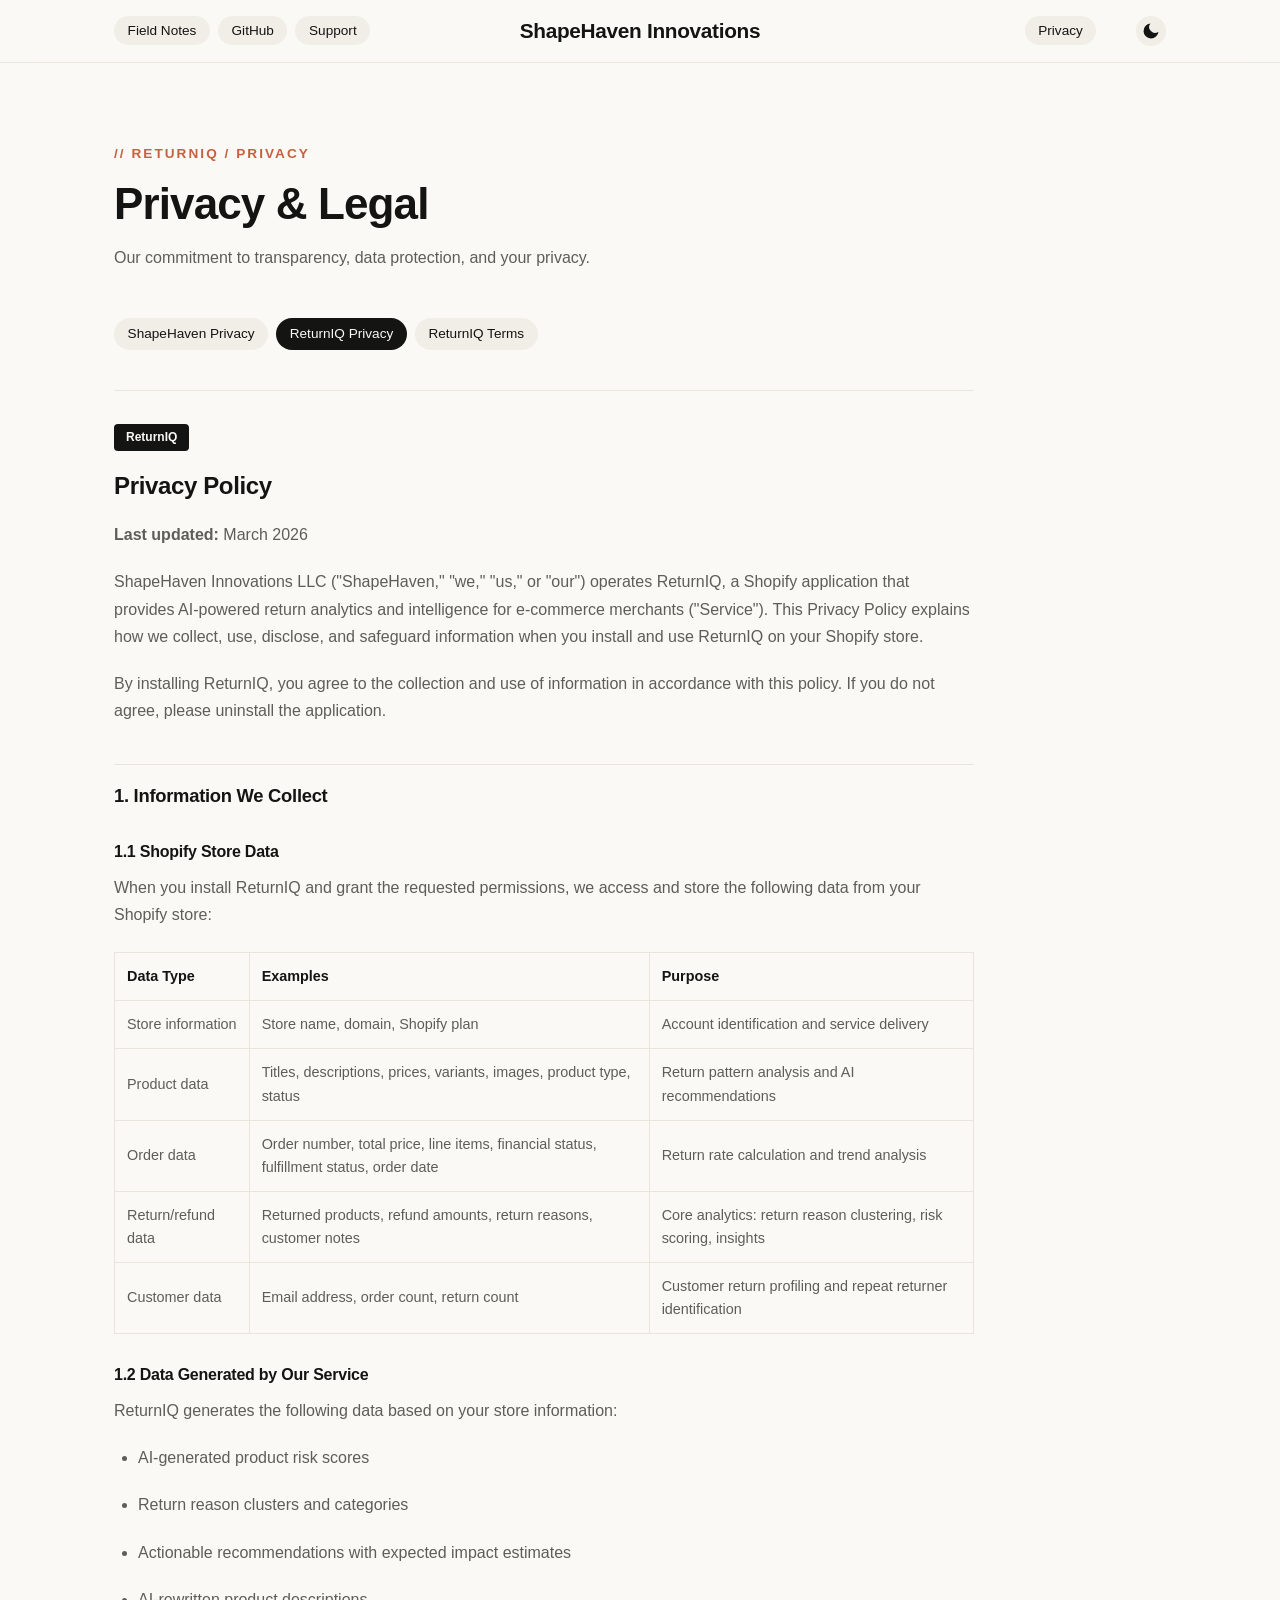
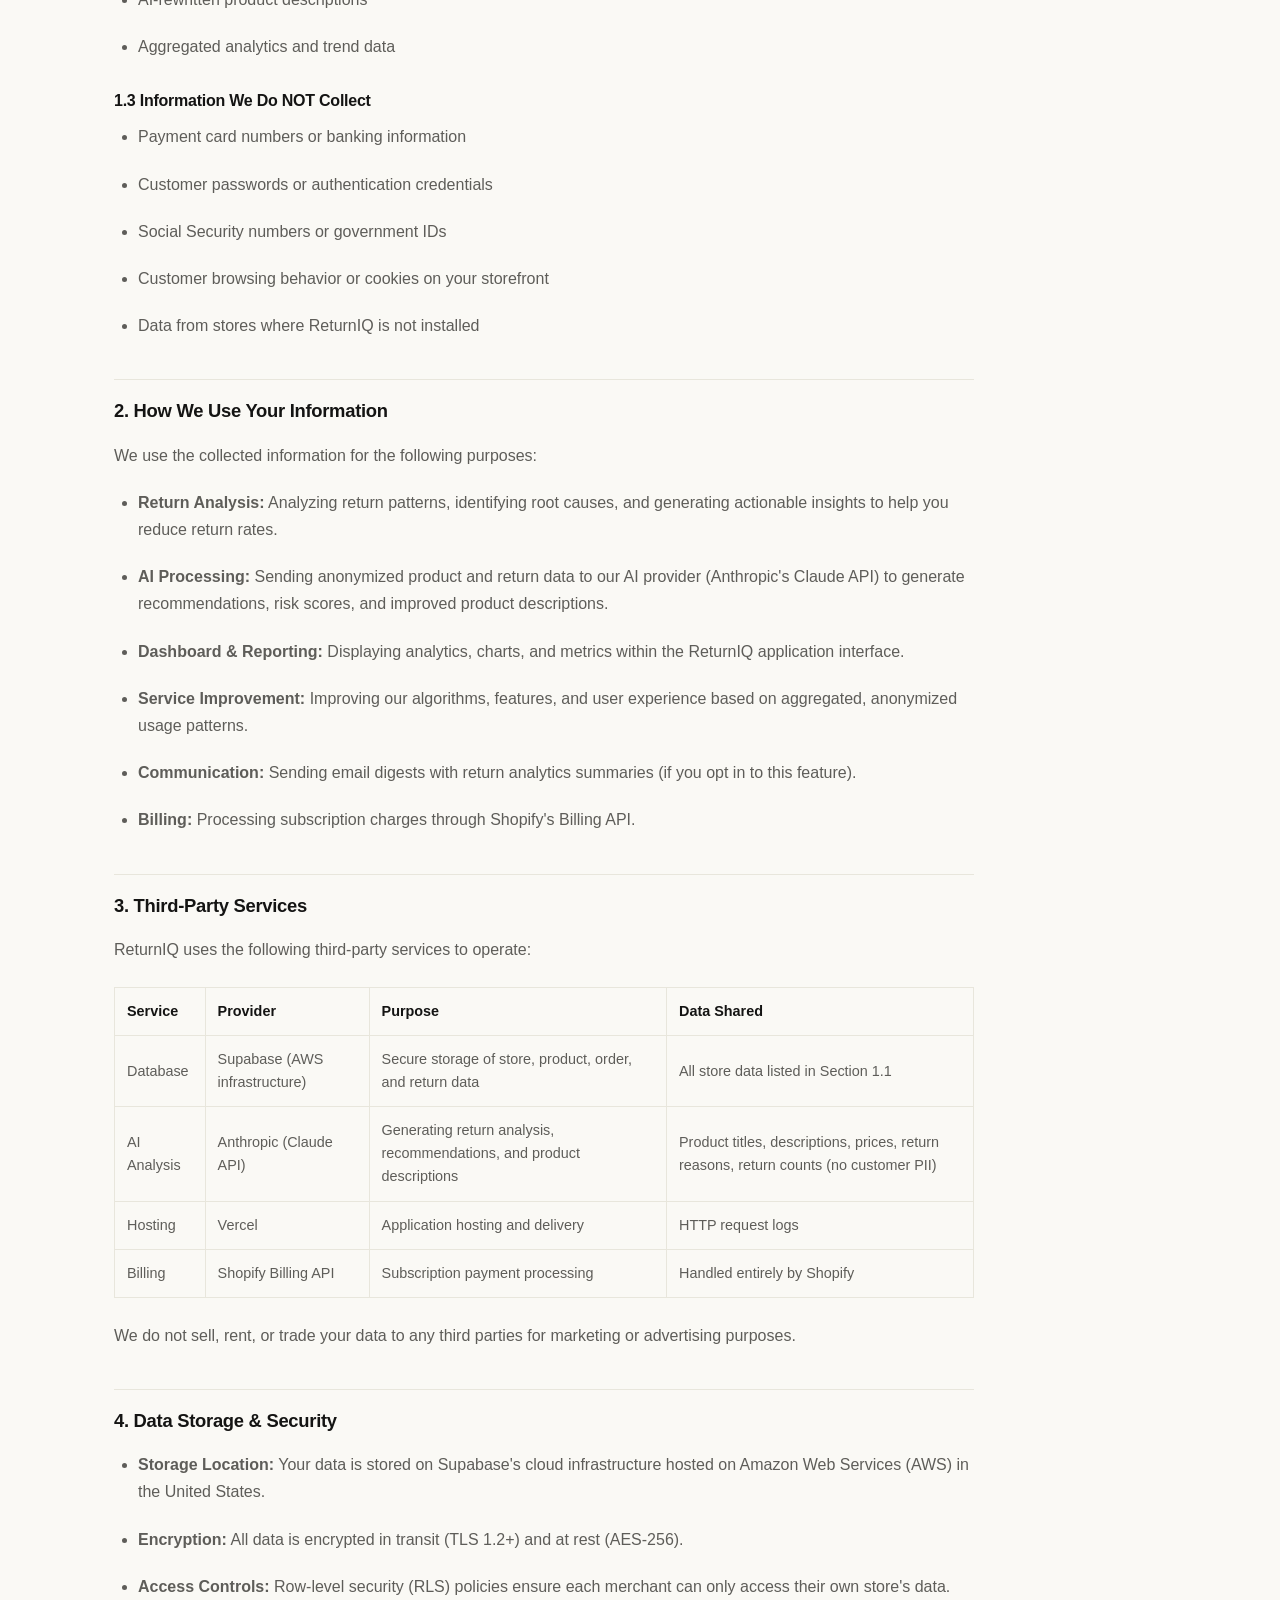
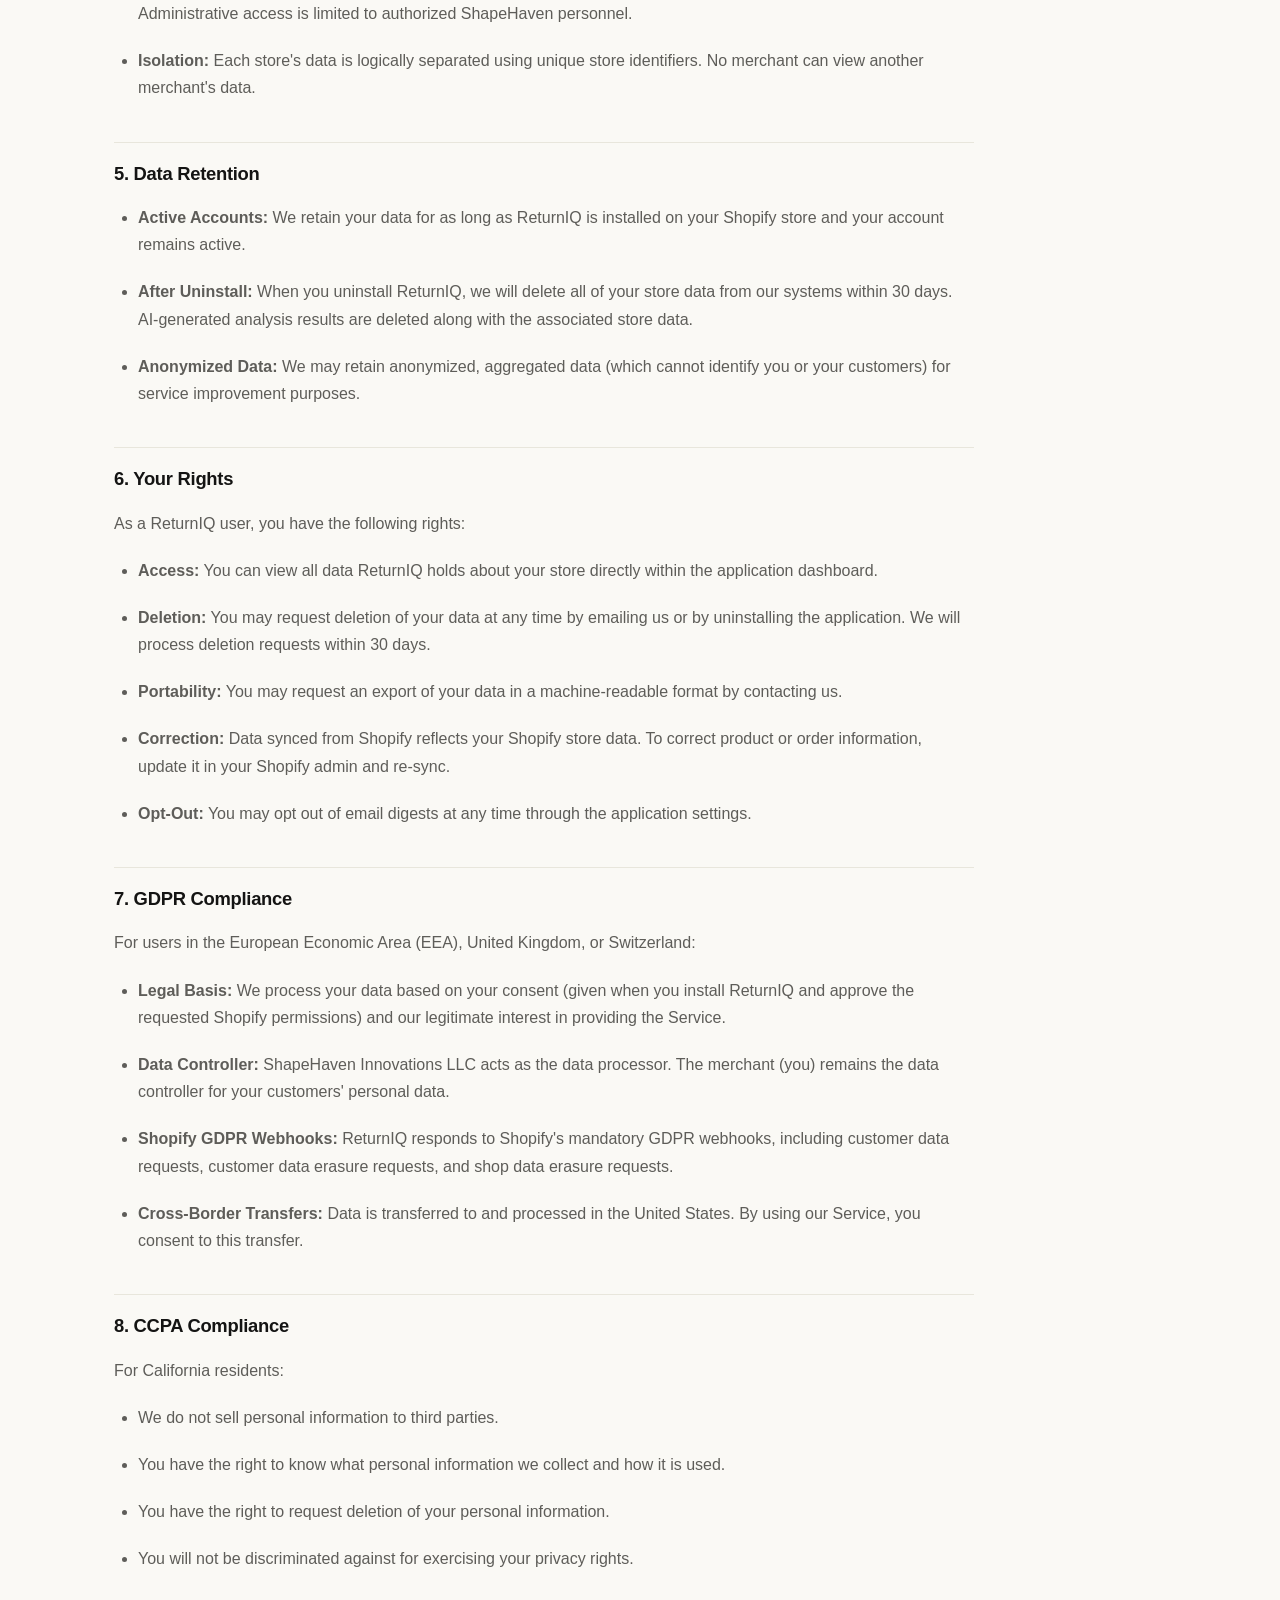
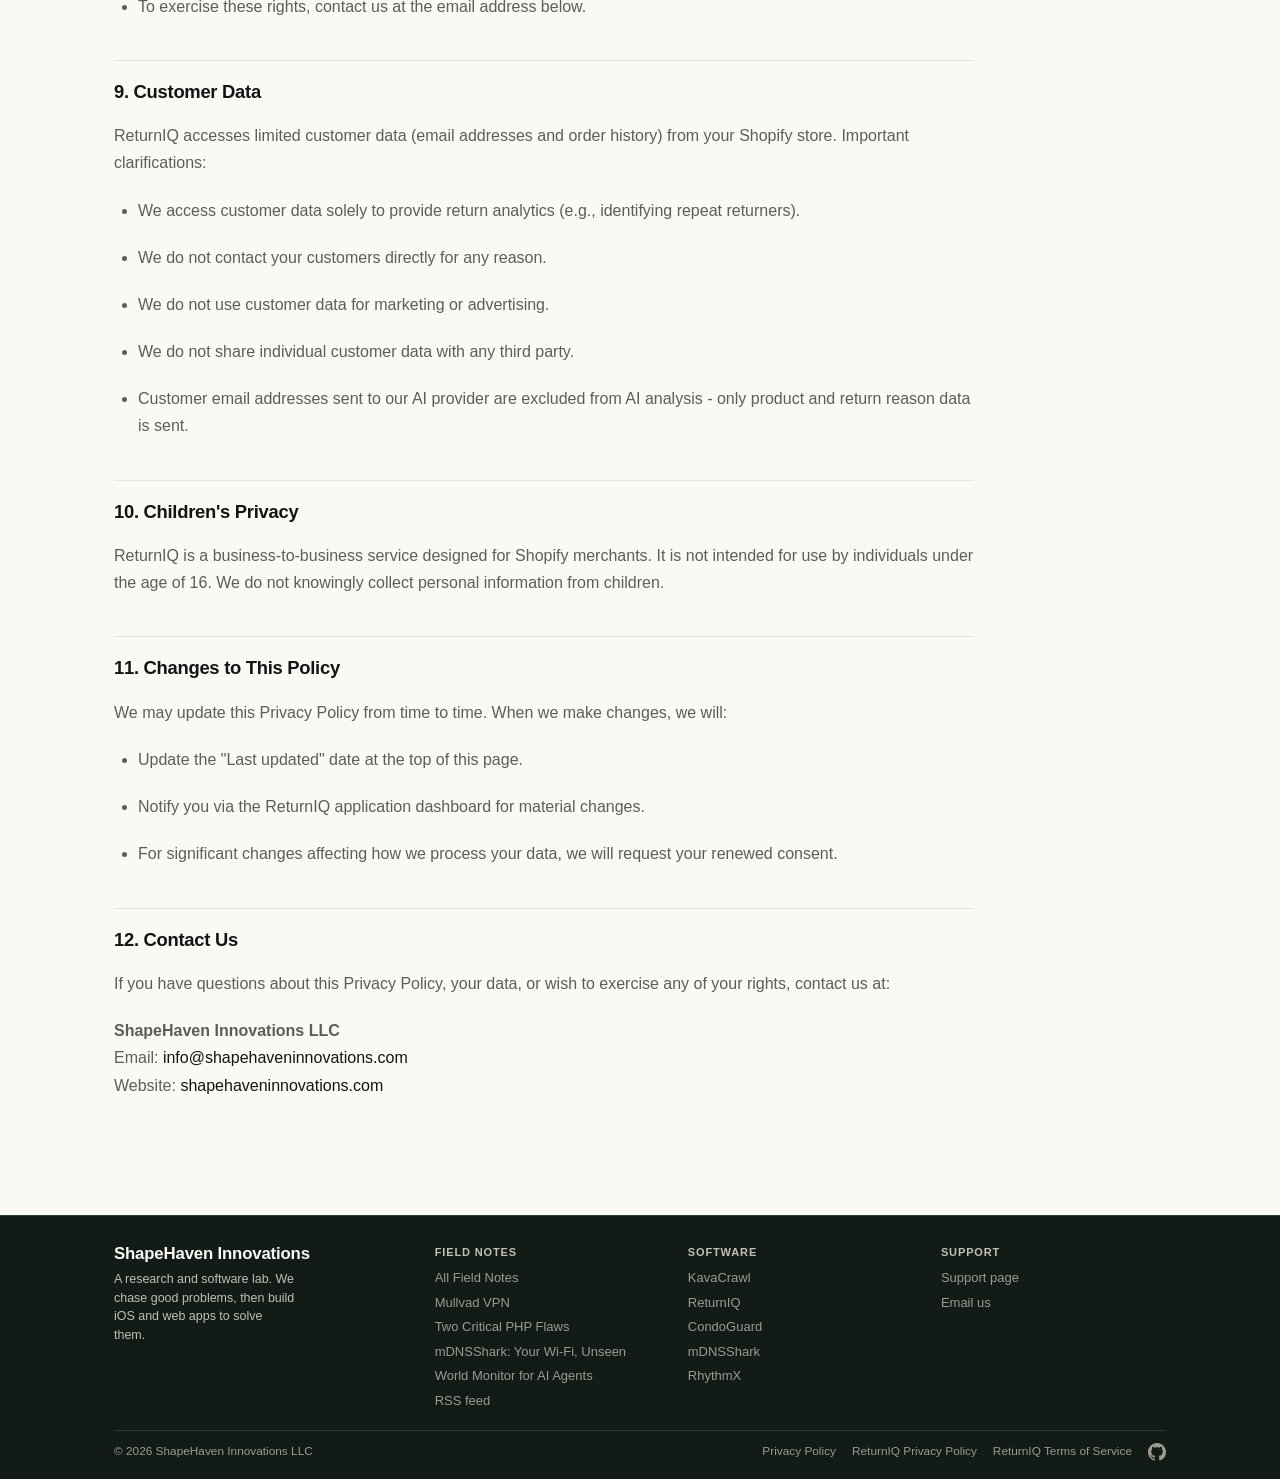
<file: returniq-privacy.html>
<!DOCTYPE html>
<html lang="en">
  <head>
    <meta charset="UTF-8" />
    <meta name="viewport" content="width=device-width, initial-scale=1.0" />
    <title>ReturnIQ Privacy Policy | ShapeHaven Innovations</title>
    <meta name="description" content="Privacy Policy for ReturnIQ, a Shopify application by ShapeHaven Innovations. Learn how we handle store and order data for return analytics." />
    <meta name="robots" content="index, follow" />

    <!-- Open Graph / Social Media -->
    <meta property="og:title" content="ReturnIQ Privacy Policy | ShapeHaven Innovations" />
    <meta property="og:description" content="Privacy Policy for ReturnIQ, our Shopify application for return intelligence." />
    <meta property="og:image" content="https://shapehaveninnovations.com/images/og-image.png" />
    <meta property="og:image:width" content="1200" />
    <meta property="og:image:height" content="630" />
    <meta property="og:url" content="https://shapehaveninnovations.com/returniq-privacy" />
    <meta property="og:type" content="website" />

    <!-- Favicon -->
    <link rel="icon" type="image/png" href="images/favicon.png" />
    <link rel="apple-touch-icon" href="images/logo.png" />

    <!-- FOUC fix: apply theme before CSS renders -->
    <script>
      (function() {
        var t = localStorage.getItem('theme');
        if (t) document.documentElement.setAttribute('data-theme', t);
        // No saved choice: stay on the light theme. Dark is opt-in via the toggle.
      })();
    </script>
    <link rel="stylesheet" href="style.css" />
    <link rel="canonical" href="https://shapehaveninnovations.com/returniq-privacy" />

    <!-- Twitter Card -->
    <meta name="twitter:card" content="summary_large_image" />
    <meta name="twitter:title" content="ReturnIQ Privacy Policy | ShapeHaven Innovations" />
    <meta name="twitter:description" content="Privacy Policy for ReturnIQ, our Shopify application for return intelligence." />
    <meta name="twitter:image" content="https://shapehaveninnovations.com/images/og-image.png" />
    <style>
      .legal-container {
        max-width: 1100px;
        margin: 0 auto;
        padding: 4rem 1.5rem 6rem;
      }
      .legal-container > :not(.legal-hero) {
        max-width: 860px;
      }
      .legal-hero {
        text-align: left;
        margin: 1rem 0 3rem;
        max-width: 760px;
      }
      .legal-hero h1 {
        font-size: clamp(2rem, 5vw, 2.75rem);
        font-weight: 600;
        letter-spacing: -0.02em;
        line-height: 1.1;
        margin-bottom: 1rem;
      }
      .legal-hero p {
        color: var(--light-text);
        font-size: 1rem;
      }
      .legal-nav {
        margin-bottom: 2.5rem;
        display: flex;
        flex-wrap: wrap;
        justify-content: flex-start;
        gap: 0.5rem;
      }
      .legal-nav a {
        font-weight: 500;
        font-size: 0.85rem;
        padding: 0.3rem 0.85rem;
        border-radius: 999px;
        background: var(--card-bg);
        color: var(--text-color);
        text-decoration: none;
        transition: var(--transition);
      }
      .legal-nav a:hover {
        background: var(--hover-bg);
        color: var(--text-color);
      }
      .legal-nav a.active {
        background: var(--primary-color);
        color: var(--on-primary);
      }
      .legal-content {
        border-top: 1px solid var(--border-color);
        padding-top: 2rem;
        font-size: 1rem;
      }
      .legal-content h2 {
        margin-top: 2.5rem;
        margin-bottom: 1rem;
        font-size: 1.15rem;
        font-weight: 600;
        color: var(--text-color);
        border-top: 1px solid var(--border-color);
        padding-top: 1rem;
      }
      .legal-content h2:first-of-type {
        margin-top: 0;
        border-top: none;
        padding-top: 0;
        font-size: 1.5rem;
      }
      .legal-content h3 {
        margin-top: 1.75rem;
        margin-bottom: 0.6rem;
        font-size: 1rem;
        font-weight: 600;
        color: var(--text-color);
      }
      .legal-content p, .legal-content li {
        color: var(--light-text);
        margin-bottom: 1.25rem;
        line-height: 1.7;
      }
      .legal-content ul, .legal-content ol {
        margin-left: 1.5rem;
        margin-bottom: 1.5rem;
      }
      .legal-content a {
        color: var(--primary-color);
        text-decoration: none;
        font-weight: 500;
      }
      .legal-content a:hover {
        text-decoration: underline;
      }
      .badge {
        display: inline-block;
        background: var(--primary-color);
        color: var(--on-primary);
        font-size: 0.75rem;
        font-weight: 700;
        padding: 0.25rem 0.75rem;
        border-radius: 4px;
        margin-bottom: 1rem;
      }
      table {
        width: 100%;
        border-collapse: collapse;
        margin: 1.5rem 0;
        font-size: 0.9rem;
      }
      th, td {
        padding: 0.75rem;
        border: 1px solid var(--border-color);
        text-align: left;
      }
      th {
        background: var(--bg-color);
        color: var(--text-color);
      }
      td {
        color: var(--light-text);
      }
      @media (max-width: 768px) {
        .legal-content { padding: 1.5rem; }
        .legal-nav { flex-direction: column; }
        .legal-nav a { text-align: center; }
        .legal-hero h1 { font-size: 2rem; }
        table { display: block; overflow-x: auto; }
      }
      .legal-eyebrow {
        font-family: -apple-system, BlinkMacSystemFont, 'Segoe UI', Helvetica, Arial, sans-serif;
        font-size: 0.85rem;
        font-weight: 700;
        letter-spacing: 0.15em;
        text-transform: uppercase;
        color: var(--accent);
        margin-bottom: 1rem;
        display: block;
      }
    </style>
  </head>
  <body>
    <header>
      <div class="container">
        <div class="logo-container">
          <a href="/" class="logo-text">ShapeHaven Innovations</a>
        </div>
        <nav id="main-nav">
          <a href="/">Home</a>
          <a href="/blog/">Field Notes</a>
          <a href="https://github.com/Shapehaven-Innovations" target="_blank" rel="noopener">GitHub</a>
          <a href="/support.html">Support</a>
          <a href="/privacy.html">Privacy</a>
        </nav>
        <div class="header-actions">
          <button id="theme-toggle" class="theme-toggle" aria-label="Toggle dark mode">
            <svg xmlns="http://www.w3.org/2000/svg" width="20" height="20" viewBox="0 0 24 24" fill="currentColor" aria-hidden="true"><path d="M21 12.79A9 9 0 1 1 11.21 3 7 7 0 0 0 21 12.79z"/></svg>
          </button>
          <button id="hamburger" class="hamburger" aria-label="Toggle menu" aria-expanded="false">
            <span></span><span></span><span></span>
          </button>
        </div>
      </div>
    </header>

    <main class="legal-container">
      <div class="legal-hero">
        <span class="legal-eyebrow">// ReturnIQ / Privacy</span>
        <h1>Privacy & Legal</h1>
        <p>Our commitment to transparency, data protection, and your privacy.</p>
      </div>
      <div class="legal-nav">
        <a href="/privacy.html">ShapeHaven Privacy</a>
        <a href="/returniq-privacy.html" class="active">ReturnIQ Privacy</a>
        <a href="/returniq-terms.html">ReturnIQ Terms</a>
      </div>

      <article class="legal-content">
        <span class="badge">ReturnIQ</span>
        <h2>Privacy Policy</h2>
        <p><strong>Last updated:</strong> March 2026</p>

        <p>ShapeHaven Innovations LLC ("ShapeHaven," "we," "us," or "our") operates ReturnIQ, a Shopify application that provides AI-powered return analytics and intelligence for e-commerce merchants ("Service"). This Privacy Policy explains how we collect, use, disclose, and safeguard information when you install and use ReturnIQ on your Shopify store.</p>

        <p>By installing ReturnIQ, you agree to the collection and use of information in accordance with this policy. If you do not agree, please uninstall the application.</p>

        <h2>1. Information We Collect</h2>

        <h3>1.1 Shopify Store Data</h3>
        <p>When you install ReturnIQ and grant the requested permissions, we access and store the following data from your Shopify store:</p>
        <table>
          <thead>
            <tr><th>Data Type</th><th>Examples</th><th>Purpose</th></tr>
          </thead>
          <tbody>
            <tr><td>Store information</td><td>Store name, domain, Shopify plan</td><td>Account identification and service delivery</td></tr>
            <tr><td>Product data</td><td>Titles, descriptions, prices, variants, images, product type, status</td><td>Return pattern analysis and AI recommendations</td></tr>
            <tr><td>Order data</td><td>Order number, total price, line items, financial status, fulfillment status, order date</td><td>Return rate calculation and trend analysis</td></tr>
            <tr><td>Return/refund data</td><td>Returned products, refund amounts, return reasons, customer notes</td><td>Core analytics: return reason clustering, risk scoring, insights</td></tr>
            <tr><td>Customer data</td><td>Email address, order count, return count</td><td>Customer return profiling and repeat returner identification</td></tr>
          </tbody>
        </table>

        <h3>1.2 Data Generated by Our Service</h3>
        <p>ReturnIQ generates the following data based on your store information:</p>
        <ul>
          <li>AI-generated product risk scores</li>
          <li>Return reason clusters and categories</li>
          <li>Actionable recommendations with expected impact estimates</li>
          <li>AI-rewritten product descriptions</li>
          <li>Aggregated analytics and trend data</li>
        </ul>

        <h3>1.3 Information We Do NOT Collect</h3>
        <ul>
          <li>Payment card numbers or banking information</li>
          <li>Customer passwords or authentication credentials</li>
          <li>Social Security numbers or government IDs</li>
          <li>Customer browsing behavior or cookies on your storefront</li>
          <li>Data from stores where ReturnIQ is not installed</li>
        </ul>

        <h2>2. How We Use Your Information</h2>
        <p>We use the collected information for the following purposes:</p>
        <ul>
          <li><strong>Return Analysis:</strong> Analyzing return patterns, identifying root causes, and generating actionable insights to help you reduce return rates.</li>
          <li><strong>AI Processing:</strong> Sending anonymized product and return data to our AI provider (Anthropic's Claude API) to generate recommendations, risk scores, and improved product descriptions.</li>
          <li><strong>Dashboard & Reporting:</strong> Displaying analytics, charts, and metrics within the ReturnIQ application interface.</li>
          <li><strong>Service Improvement:</strong> Improving our algorithms, features, and user experience based on aggregated, anonymized usage patterns.</li>
          <li><strong>Communication:</strong> Sending email digests with return analytics summaries (if you opt in to this feature).</li>
          <li><strong>Billing:</strong> Processing subscription charges through Shopify's Billing API.</li>
        </ul>

        <h2>3. Third-Party Services</h2>
        <p>ReturnIQ uses the following third-party services to operate:</p>
        <table>
          <thead>
            <tr><th>Service</th><th>Provider</th><th>Purpose</th><th>Data Shared</th></tr>
          </thead>
          <tbody>
            <tr><td>Database</td><td>Supabase (AWS infrastructure)</td><td>Secure storage of store, product, order, and return data</td><td>All store data listed in Section 1.1</td></tr>
            <tr><td>AI Analysis</td><td>Anthropic (Claude API)</td><td>Generating return analysis, recommendations, and product descriptions</td><td>Product titles, descriptions, prices, return reasons, return counts (no customer PII)</td></tr>
            <tr><td>Hosting</td><td>Vercel</td><td>Application hosting and delivery</td><td>HTTP request logs</td></tr>
            <tr><td>Billing</td><td>Shopify Billing API</td><td>Subscription payment processing</td><td>Handled entirely by Shopify</td></tr>
          </tbody>
        </table>
        <p>We do not sell, rent, or trade your data to any third parties for marketing or advertising purposes.</p>

        <h2>4. Data Storage & Security</h2>
        <ul>
          <li><strong>Storage Location:</strong> Your data is stored on Supabase's cloud infrastructure hosted on Amazon Web Services (AWS) in the United States.</li>
          <li><strong>Encryption:</strong> All data is encrypted in transit (TLS 1.2+) and at rest (AES-256).</li>
          <li><strong>Access Controls:</strong> Row-level security (RLS) policies ensure each merchant can only access their own store's data. Administrative access is limited to authorized ShapeHaven personnel.</li>
          <li><strong>Isolation:</strong> Each store's data is logically separated using unique store identifiers. No merchant can view another merchant's data.</li>
        </ul>

        <h2>5. Data Retention</h2>
        <ul>
          <li><strong>Active Accounts:</strong> We retain your data for as long as ReturnIQ is installed on your Shopify store and your account remains active.</li>
          <li><strong>After Uninstall:</strong> When you uninstall ReturnIQ, we will delete all of your store data from our systems within 30 days. AI-generated analysis results are deleted along with the associated store data.</li>
          <li><strong>Anonymized Data:</strong> We may retain anonymized, aggregated data (which cannot identify you or your customers) for service improvement purposes.</li>
        </ul>

        <h2>6. Your Rights</h2>
        <p>As a ReturnIQ user, you have the following rights:</p>
        <ul>
          <li><strong>Access:</strong> You can view all data ReturnIQ holds about your store directly within the application dashboard.</li>
          <li><strong>Deletion:</strong> You may request deletion of your data at any time by emailing us or by uninstalling the application. We will process deletion requests within 30 days.</li>
          <li><strong>Portability:</strong> You may request an export of your data in a machine-readable format by contacting us.</li>
          <li><strong>Correction:</strong> Data synced from Shopify reflects your Shopify store data. To correct product or order information, update it in your Shopify admin and re-sync.</li>
          <li><strong>Opt-Out:</strong> You may opt out of email digests at any time through the application settings.</li>
        </ul>

        <h2>7. GDPR Compliance</h2>
        <p>For users in the European Economic Area (EEA), United Kingdom, or Switzerland:</p>
        <ul>
          <li><strong>Legal Basis:</strong> We process your data based on your consent (given when you install ReturnIQ and approve the requested Shopify permissions) and our legitimate interest in providing the Service.</li>
          <li><strong>Data Controller:</strong> ShapeHaven Innovations LLC acts as the data processor. The merchant (you) remains the data controller for your customers' personal data.</li>
          <li><strong>Shopify GDPR Webhooks:</strong> ReturnIQ responds to Shopify's mandatory GDPR webhooks, including customer data requests, customer data erasure requests, and shop data erasure requests.</li>
          <li><strong>Cross-Border Transfers:</strong> Data is transferred to and processed in the United States. By using our Service, you consent to this transfer.</li>
        </ul>

        <h2>8. CCPA Compliance</h2>
        <p>For California residents:</p>
        <ul>
          <li>We do not sell personal information to third parties.</li>
          <li>You have the right to know what personal information we collect and how it is used.</li>
          <li>You have the right to request deletion of your personal information.</li>
          <li>You will not be discriminated against for exercising your privacy rights.</li>
          <li>To exercise these rights, contact us at the email address below.</li>
        </ul>

        <h2>9. Customer Data</h2>
        <p>ReturnIQ accesses limited customer data (email addresses and order history) from your Shopify store. Important clarifications:</p>
        <ul>
          <li>We access customer data solely to provide return analytics (e.g., identifying repeat returners).</li>
          <li>We do not contact your customers directly for any reason.</li>
          <li>We do not use customer data for marketing or advertising.</li>
          <li>We do not share individual customer data with any third party.</li>
          <li>Customer email addresses sent to our AI provider are excluded from AI analysis - only product and return reason data is sent.</li>
        </ul>

        <h2>10. Children's Privacy</h2>
        <p>ReturnIQ is a business-to-business service designed for Shopify merchants. It is not intended for use by individuals under the age of 16. We do not knowingly collect personal information from children.</p>

        <h2>11. Changes to This Policy</h2>
        <p>We may update this Privacy Policy from time to time. When we make changes, we will:</p>
        <ul>
          <li>Update the "Last updated" date at the top of this page.</li>
          <li>Notify you via the ReturnIQ application dashboard for material changes.</li>
          <li>For significant changes affecting how we process your data, we will request your renewed consent.</li>
        </ul>

        <h2>12. Contact Us</h2>
        <p>If you have questions about this Privacy Policy, your data, or wish to exercise any of your rights, contact us at:</p>
        <p>
          <strong>ShapeHaven Innovations LLC</strong><br>
          Email: <a href="mailto:info@shapehaveninnovations.com">info@shapehaveninnovations.com</a><br>
          Website: <a href="https://shapehaveninnovations.com">shapehaveninnovations.com</a>
        </p>
      </article>
    </main>

    <!-- footer:start -->
    <footer class="site-footer">
      <div class="site-footer__inner">
        <div class="site-footer__top">
          <div class="site-footer__brandcol">
            <p class="site-footer__wordmark">ShapeHaven Innovations</p>
            <p class="site-footer__about">A research and software lab. We chase good problems, then build iOS and web apps to solve them.</p>
          </div>

          <div class="site-footer__col">
            <h2 class="site-footer__heading">Field Notes</h2>
            <ul class="site-footer__list">
              <li><a href="/blog/">All Field Notes</a></li>
              <li><a href="/blog/mullvad-vpn-spotlight" title="The VPN That Doesn't Want to Know You (And That's the Point)">Mullvad VPN</a></li>
              <li><a href="/blog/php-critical-rce-patch" title="Two Critical PHP Flaws: What to Check and Patch Today">Two Critical PHP Flaws</a></li>
              <li><a href="/blog/mdnsshark-app" title="mDNSShark: See Everything on Your Wi-Fi, Without Sending a Byte Out">mDNSShark: Your Wi-Fi, Unseen</a></li>
              <li><a href="/blog/worldmonitor-app" title="World Monitor: An Open-Source Dashboard Built for AI Agents">World Monitor for AI Agents</a></li>
              <li><a href="/feed.xml" target="_blank" rel="noopener">RSS feed</a></li>
            </ul>
          </div>

          <div class="site-footer__col">
            <h2 class="site-footer__heading">Software</h2>
            <ul class="site-footer__list">
              <li><a href="https://kavacrawl.app/" target="_blank" rel="noopener">KavaCrawl</a></li>
              <li><a href="https://returniq.shapehaveninnovations.com/" target="_blank" rel="noopener">ReturnIQ</a></li>
              <li><a href="https://condoguard.app/" target="_blank" rel="noopener">CondoGuard</a></li>
              <li><a href="https://mdnsshark.shapehaveninnovations.com/" target="_blank" rel="noopener">mDNSShark</a></li>
              <li><a href="https://rhythmx.shapehaveninnovations.com/" target="_blank" rel="noopener">RhythmX</a></li>
            </ul>
          </div>

          <div class="site-footer__col">
            <h2 class="site-footer__heading">Support</h2>
            <ul class="site-footer__list">
              <li><a href="/support.html">Support page</a></li>
              <li><a href="mailto:info@shapehaveninnovations.com">Email us</a></li>
            </ul>
          </div>
        </div>

        <div class="site-footer__bottom">
          <p class="site-footer__copyright">&copy; 2026 ShapeHaven Innovations LLC</p>
          <ul class="site-footer__legal">
            <li><a href="/privacy.html">Privacy Policy</a></li>
              <li><a href="/returniq-privacy.html">ReturnIQ Privacy Policy</a></li>
              <li><a href="/returniq-terms.html">ReturnIQ Terms of Service</a></li>
            <li><a class="site-footer__icon" href="https://github.com/Shapehaven-Innovations" target="_blank" rel="noopener" aria-label="ShapeHaven Innovations on GitHub (opens in a new tab)"><svg viewBox="0 0 16 16" width="18" height="18" aria-hidden="true" focusable="false"><path fill="currentColor" d="M8 0C3.58 0 0 3.58 0 8c0 3.54 2.29 6.53 5.47 7.59.4.07.55-.17.55-.38 0-.19-.01-.82-.01-1.49-2.01.37-2.53-.49-2.69-.94-.09-.23-.48-.94-.82-1.13-.28-.15-.68-.52-.01-.53.63-.01 1.08.58 1.23.82.72 1.21 1.87.87 2.33.66.07-.52.28-.87.51-1.07-1.78-.2-3.64-.89-3.64-3.95 0-.87.31-1.59.82-2.15-.08-.2-.36-1.02.08-2.12 0 0 .67-.21 2.2.82.64-.18 1.32-.27 2-.27.68 0 1.36.09 2 .27 1.53-1.04 2.2-.82 2.2-.82.44 1.1.16 1.92.08 2.12.51.56.82 1.27.82 2.15 0 3.07-1.87 3.75-3.65 3.95.29.25.54.73.54 1.48 0 1.07-.01 1.93-.01 2.2 0 .21.15.46.55.38A8.013 8.013 0 0016 8c0-4.42-3.58-8-8-8z"/></svg></a></li>
          </ul>
        </div>
      </div>
    </footer>
    <!-- footer:end -->

    <script src="config.js"></script>
    <script src="space-hero.js"></script>
    <script src="journal-hero.js"></script>
    <script src="project-hero.js"></script>
    <script src="script.js"></script>
    <script src="transitions.js"></script>

    <!-- Cloudflare Web Analytics -->
    <script defer src="https://static.cloudflareinsights.com/beacon.min.js" data-cf-beacon='{"token": "6412781782134cada0f6ec322c5bb820"}'></script>
    <!-- End Cloudflare Web Analytics -->
  </body>
</html>
</file>
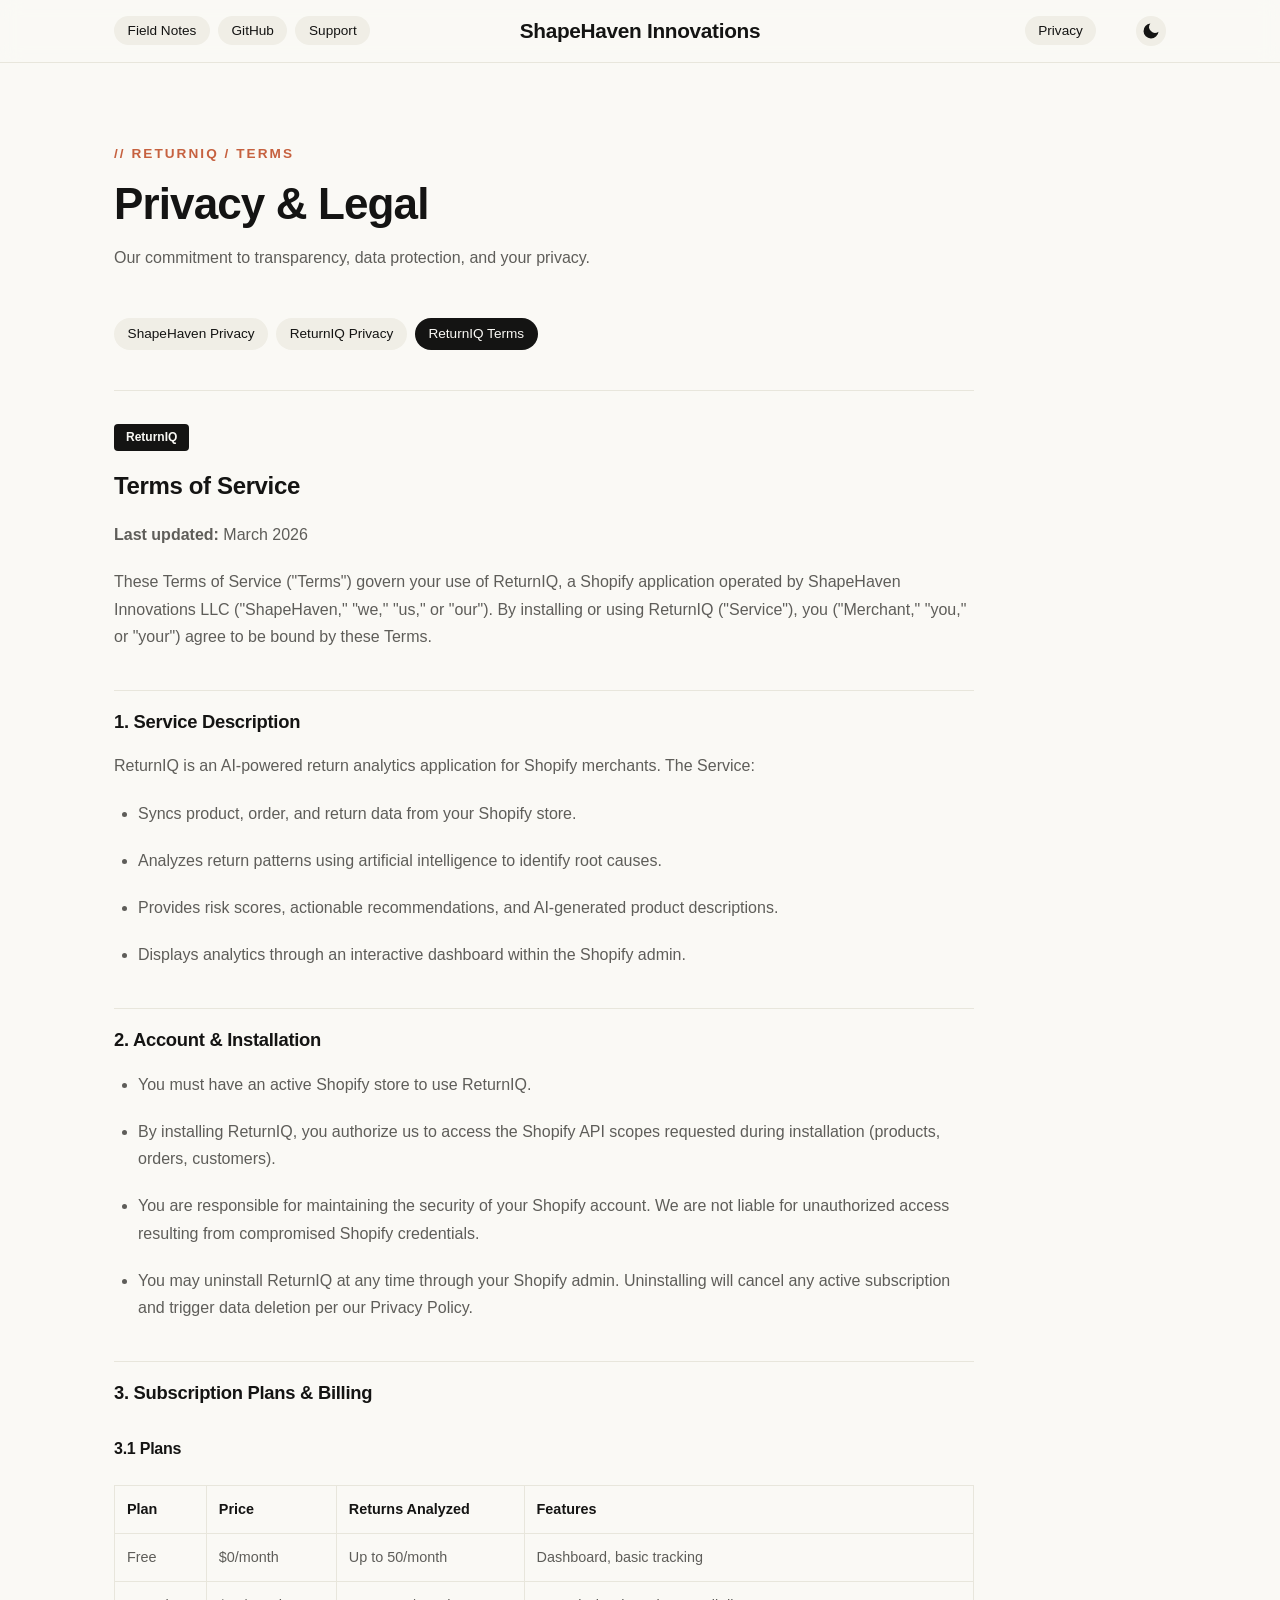
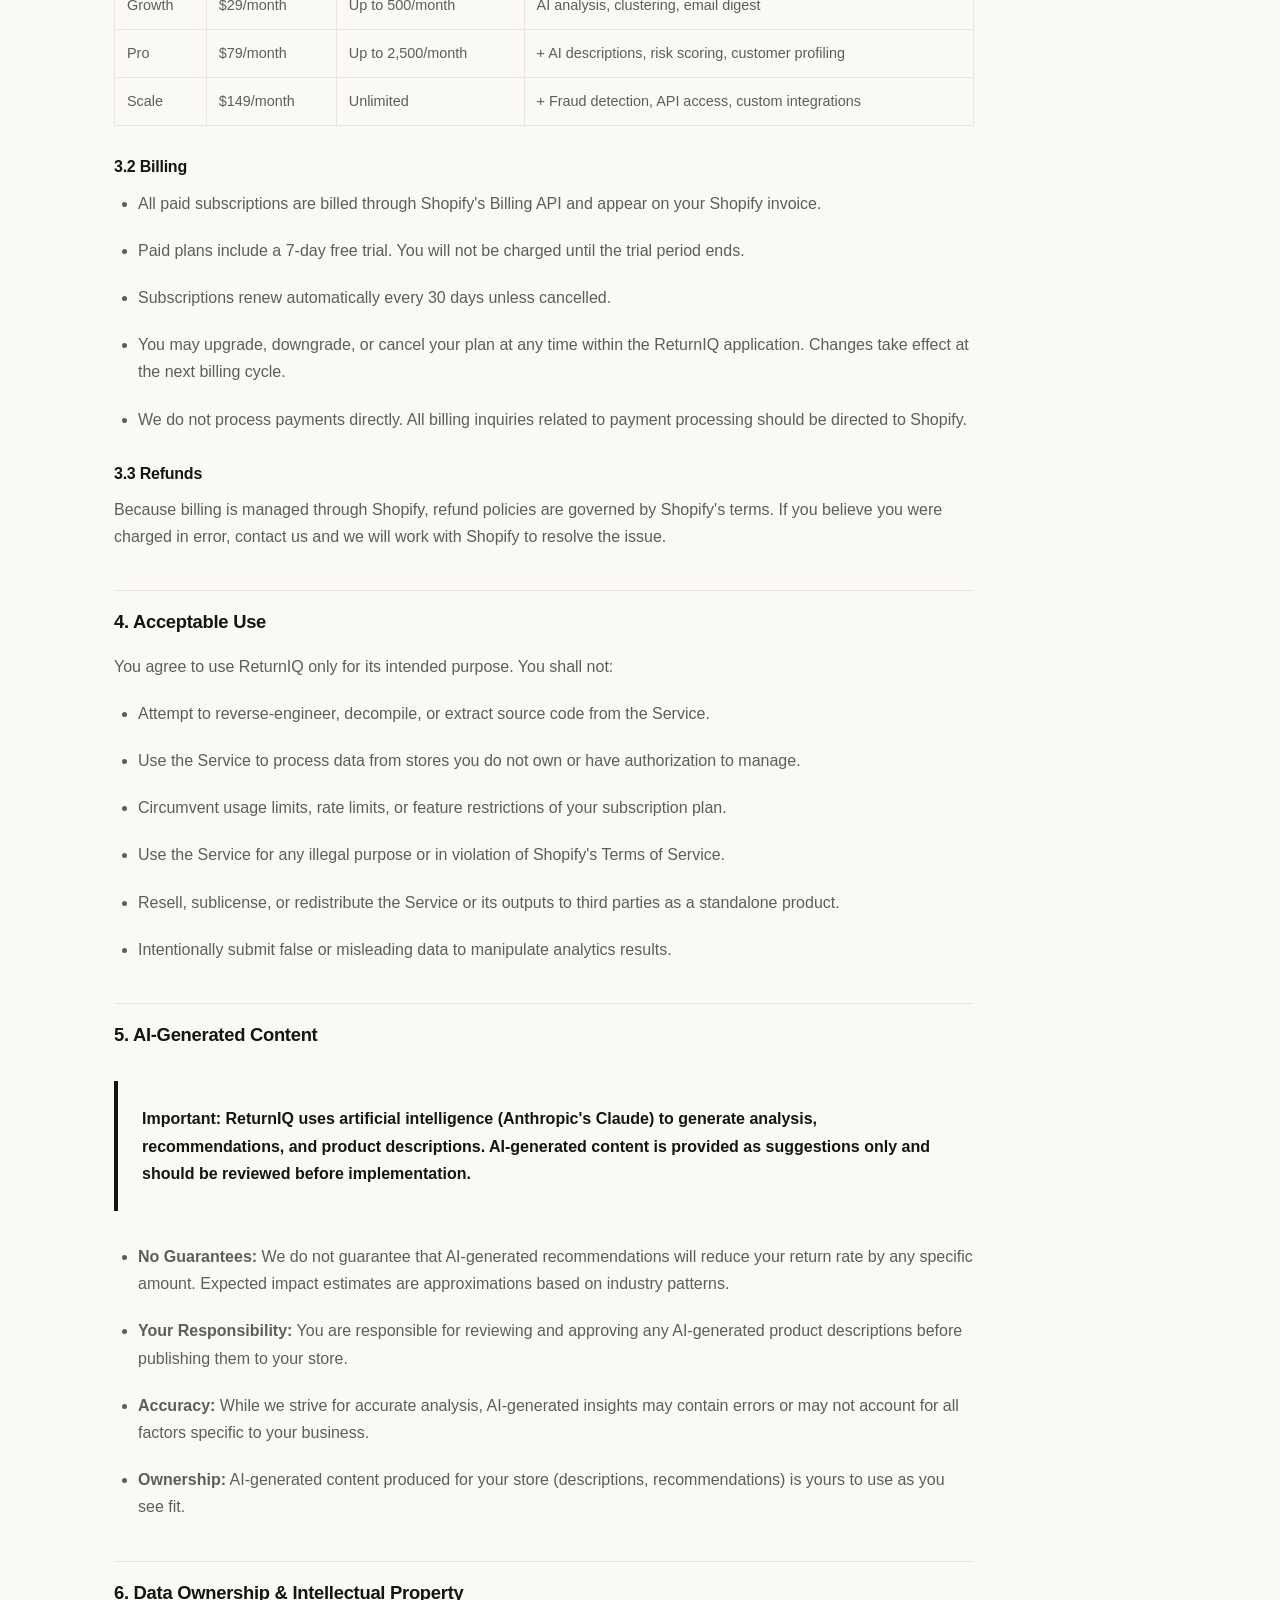
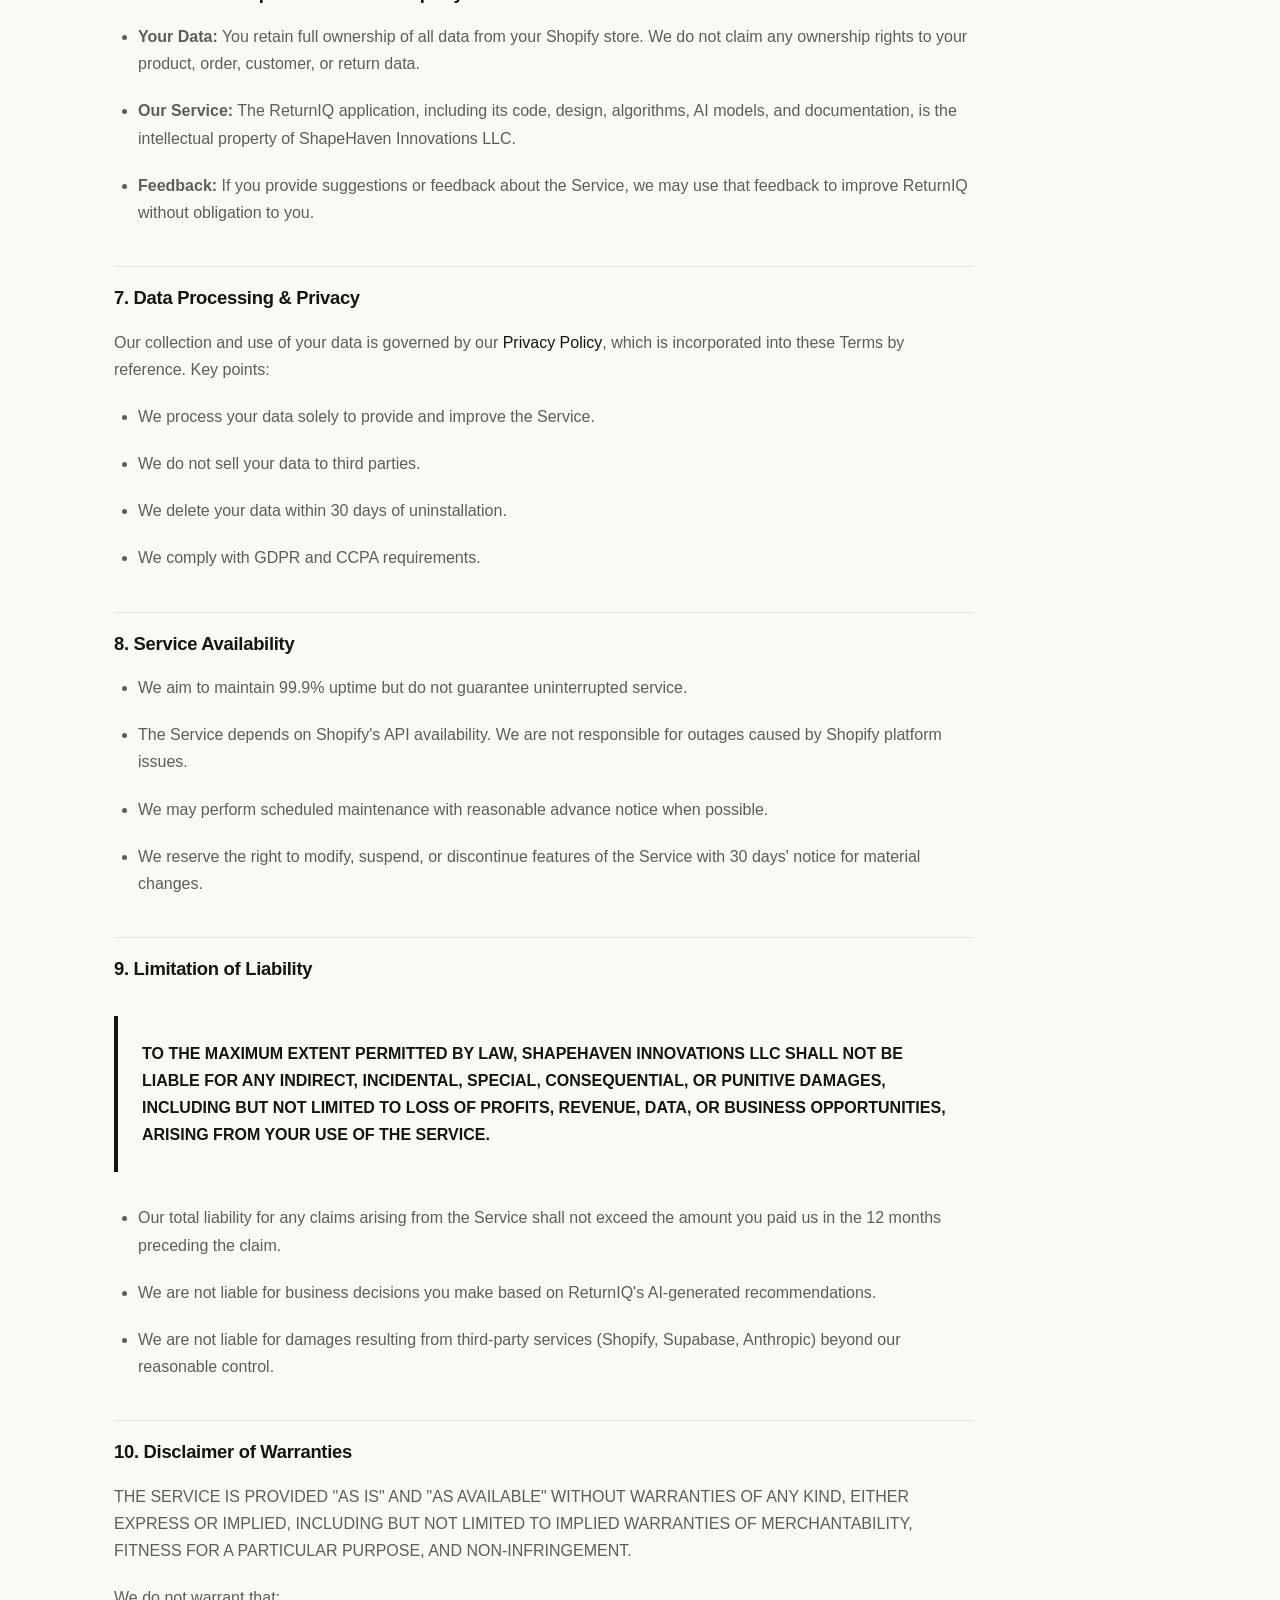
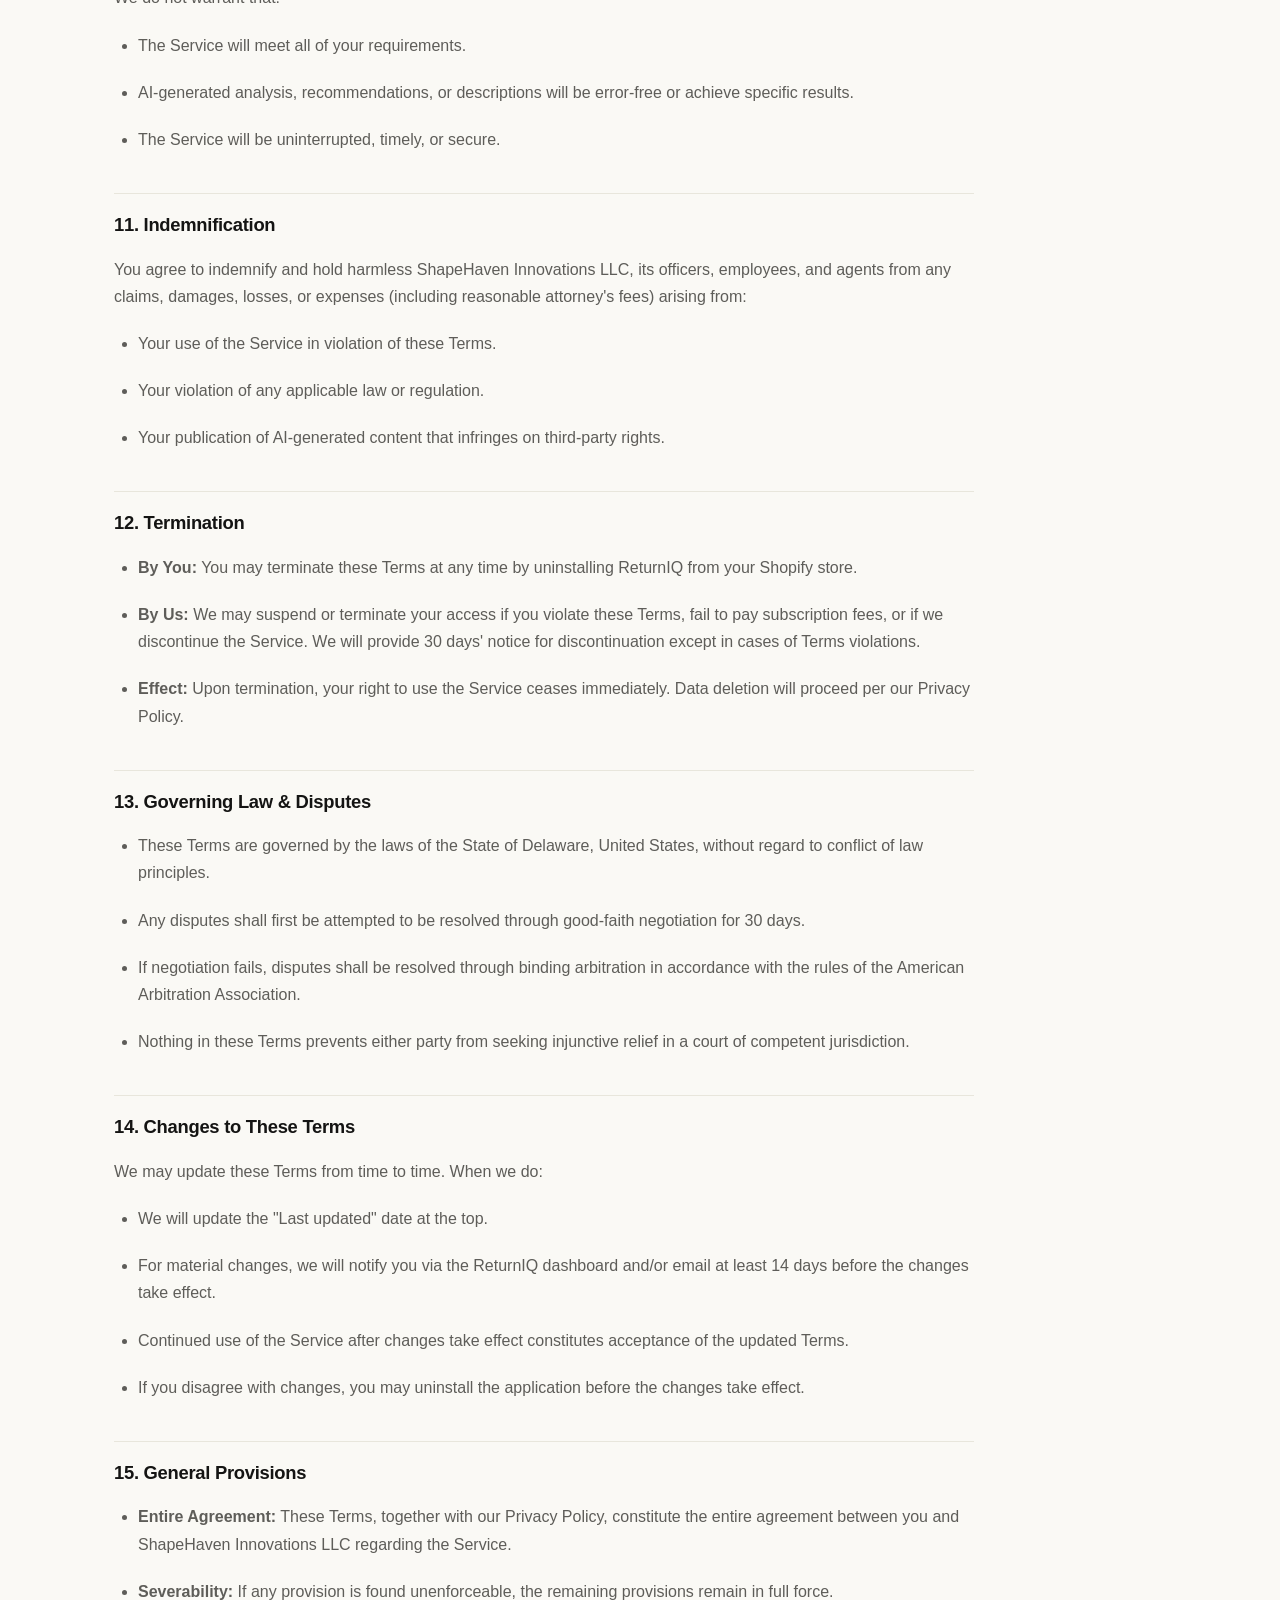
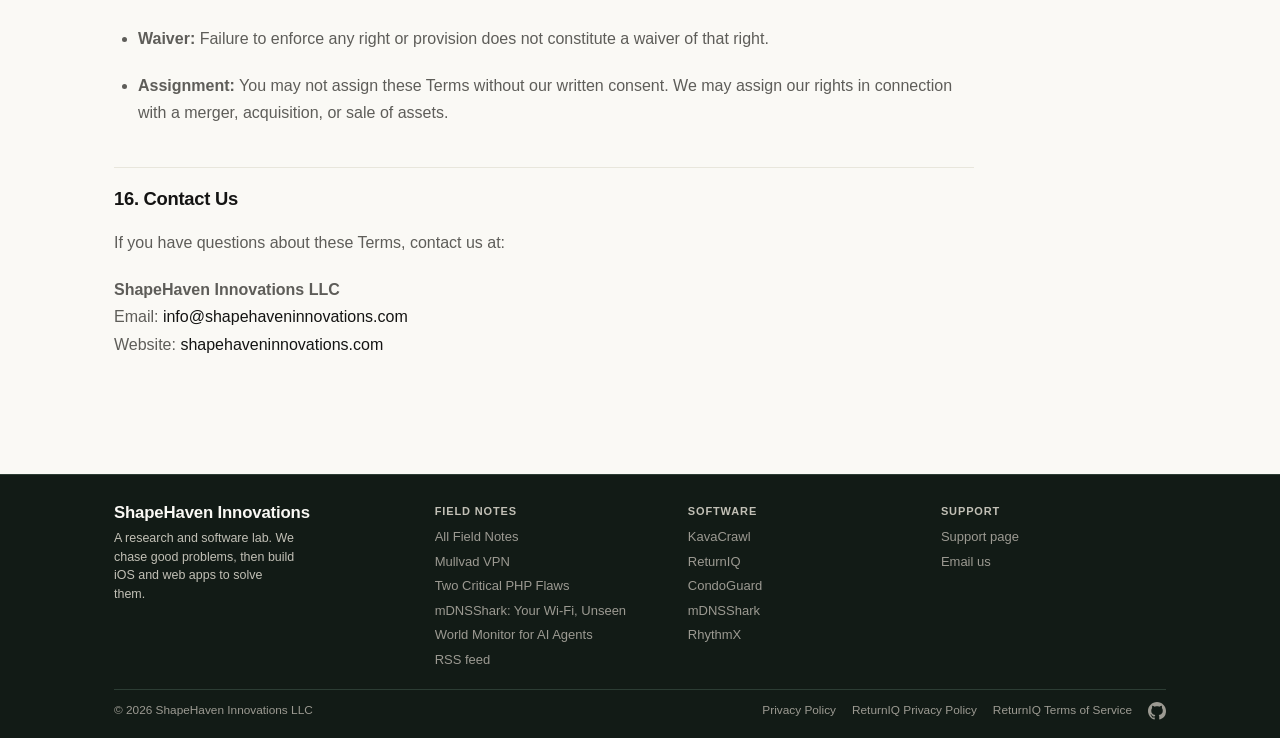
<file: returniq-terms.html>
<!DOCTYPE html>
<html lang="en">
  <head>
    <meta charset="UTF-8" />
    <meta name="viewport" content="width=device-width, initial-scale=1.0" />
    <title>ReturnIQ Terms of Service | ShapeHaven Innovations</title>
    <meta name="description" content="Terms of Service for ReturnIQ, a Shopify application by ShapeHaven Innovations. Learn about our service, billing, and usage policies." />
    <meta name="robots" content="index, follow" />

    <!-- Open Graph / Social Media -->
    <meta property="og:title" content="ReturnIQ Terms of Service | ShapeHaven Innovations" />
    <meta property="og:description" content="Terms of Service for ReturnIQ, our Shopify application for return intelligence." />
    <meta property="og:image" content="https://shapehaveninnovations.com/images/og-image.png" />
    <meta property="og:image:width" content="1200" />
    <meta property="og:image:height" content="630" />
    <meta property="og:url" content="https://shapehaveninnovations.com/returniq-terms" />
    <meta property="og:type" content="website" />

    <!-- Favicon -->
    <link rel="icon" type="image/png" href="images/favicon.png" />
    <link rel="apple-touch-icon" href="images/logo.png" />

    <!-- FOUC fix: apply theme before CSS renders -->
    <script>
      (function() {
        var t = localStorage.getItem('theme');
        if (t) document.documentElement.setAttribute('data-theme', t);
        // No saved choice: stay on the light theme. Dark is opt-in via the toggle.
      })();
    </script>
    <link rel="stylesheet" href="style.css" />
    <link rel="canonical" href="https://shapehaveninnovations.com/returniq-terms" />

    <!-- Twitter Card -->
    <meta name="twitter:card" content="summary_large_image" />
    <meta name="twitter:title" content="ReturnIQ Terms of Service | ShapeHaven Innovations" />
    <meta name="twitter:description" content="Terms of Service for ReturnIQ, our Shopify application for return intelligence." />
    <meta name="twitter:image" content="https://shapehaveninnovations.com/images/og-image.png" />
    <style>
      .legal-container {
        max-width: 1100px;
        margin: 0 auto;
        padding: 4rem 1.5rem 6rem;
      }
      .legal-container > :not(.legal-hero) {
        max-width: 860px;
      }
      .legal-hero {
        text-align: left;
        margin: 1rem 0 3rem;
        max-width: 760px;
      }
      .legal-hero h1 {
        font-size: clamp(2rem, 5vw, 2.75rem);
        font-weight: 600;
        letter-spacing: -0.02em;
        line-height: 1.1;
        margin-bottom: 1rem;
      }
      .legal-hero p {
        color: var(--light-text);
        font-size: 1rem;
      }
      .legal-nav {
        margin-bottom: 2.5rem;
        display: flex;
        flex-wrap: wrap;
        justify-content: flex-start;
        gap: 0.5rem;
      }
      .legal-nav a {
        font-weight: 500;
        font-size: 0.85rem;
        padding: 0.3rem 0.85rem;
        border-radius: 999px;
        background: var(--card-bg);
        color: var(--text-color);
        text-decoration: none;
        transition: var(--transition);
      }
      .legal-nav a:hover {
        background: var(--hover-bg);
        color: var(--text-color);
      }
      .legal-nav a.active {
        background: var(--primary-color);
        color: var(--on-primary);
      }
      .legal-content {
        border-top: 1px solid var(--border-color);
        padding-top: 2rem;
        font-size: 1rem;
      }
      .legal-content h2 {
        margin-top: 2.5rem;
        margin-bottom: 1rem;
        font-size: 1.15rem;
        font-weight: 600;
        color: var(--text-color);
        border-top: 1px solid var(--border-color);
        padding-top: 1rem;
      }
      .legal-content h2:first-of-type {
        margin-top: 0;
        border-top: none;
        padding-top: 0;
        font-size: 1.5rem;
      }
      .legal-content h3 {
        margin-top: 1.75rem;
        margin-bottom: 0.6rem;
        font-size: 1rem;
        font-weight: 600;
        color: var(--text-color);
      }
      .legal-content p, .legal-content li {
        color: var(--light-text);
        margin-bottom: 1.25rem;
        line-height: 1.7;
      }
      .legal-content ul, .legal-content ol {
        margin-left: 1.5rem;
        margin-bottom: 1.5rem;
      }
      .legal-content a {
        color: var(--primary-color);
        text-decoration: none;
        font-weight: 500;
      }
      .legal-content a:hover {
        text-decoration: underline;
      }
      .badge {
        display: inline-block;
        background: var(--primary-color);
        color: var(--on-primary);
        font-size: 0.75rem;
        font-weight: 700;
        padding: 0.25rem 0.75rem;
        border-radius: 4px;
        margin-bottom: 1rem;
      }
      .highlight {
        background: var(--bg-color);
        border-left: 4px solid var(--primary-color);
        padding: 1.5rem;
        margin: 2rem 0;
        border-radius: 0 12px 12px 0;
      }
      .highlight p {
        margin-bottom: 0;
        font-weight: 600;
        color: var(--text-color);
      }
      table {
        width: 100%;
        border-collapse: collapse;
        margin: 1.5rem 0;
        font-size: 0.9rem;
      }
      th, td {
        padding: 0.75rem;
        border: 1px solid var(--border-color);
        text-align: left;
      }
      th {
        background: var(--bg-color);
        color: var(--text-color);
      }
      td { color: var(--light-text); }
      @media (max-width: 768px) {
        .legal-content { padding: 1.5rem; }
        .legal-nav { flex-direction: column; }
        .legal-nav a { text-align: center; }
        .legal-hero h1 { font-size: 2rem; }
        table { display: block; overflow-x: auto; }
      }
      .legal-eyebrow {
        font-family: -apple-system, BlinkMacSystemFont, 'Segoe UI', Helvetica, Arial, sans-serif;
        font-size: 0.85rem;
        font-weight: 700;
        letter-spacing: 0.15em;
        text-transform: uppercase;
        color: var(--accent);
        margin-bottom: 1rem;
        display: block;
      }
    </style>
  </head>
  <body>
    <header>
      <div class="container">
        <div class="logo-container">
          <a href="/" class="logo-text">ShapeHaven Innovations</a>
        </div>
        <nav id="main-nav">
          <a href="/">Home</a>
          <a href="/blog/">Field Notes</a>
          <a href="https://github.com/Shapehaven-Innovations" target="_blank" rel="noopener">GitHub</a>
          <a href="/support.html">Support</a>
          <a href="/privacy.html">Privacy</a>
        </nav>
        <div class="header-actions">
          <button id="theme-toggle" class="theme-toggle" aria-label="Toggle dark mode">
            <svg xmlns="http://www.w3.org/2000/svg" width="20" height="20" viewBox="0 0 24 24" fill="currentColor" aria-hidden="true"><path d="M21 12.79A9 9 0 1 1 11.21 3 7 7 0 0 0 21 12.79z"/></svg>
          </button>
          <button id="hamburger" class="hamburger" aria-label="Toggle menu" aria-expanded="false">
            <span></span><span></span><span></span>
          </button>
        </div>
      </div>
    </header>

    <main class="legal-container">
      <div class="legal-hero">
        <span class="legal-eyebrow">// ReturnIQ / Terms</span>
        <h1>Privacy & Legal</h1>
        <p>Our commitment to transparency, data protection, and your privacy.</p>
      </div>
      <div class="legal-nav">
        <a href="/privacy.html">ShapeHaven Privacy</a>
        <a href="/returniq-privacy.html">ReturnIQ Privacy</a>
        <a href="/returniq-terms.html" class="active">ReturnIQ Terms</a>
      </div>

      <article class="legal-content">
        <span class="badge">ReturnIQ</span>
        <h2>Terms of Service</h2>
        <p><strong>Last updated:</strong> March 2026</p>

        <p>These Terms of Service ("Terms") govern your use of ReturnIQ, a Shopify application operated by ShapeHaven Innovations LLC ("ShapeHaven," "we," "us," or "our"). By installing or using ReturnIQ ("Service"), you ("Merchant," "you," or "your") agree to be bound by these Terms.</p>

        <h2>1. Service Description</h2>
        <p>ReturnIQ is an AI-powered return analytics application for Shopify merchants. The Service:</p>
        <ul>
          <li>Syncs product, order, and return data from your Shopify store.</li>
          <li>Analyzes return patterns using artificial intelligence to identify root causes.</li>
          <li>Provides risk scores, actionable recommendations, and AI-generated product descriptions.</li>
          <li>Displays analytics through an interactive dashboard within the Shopify admin.</li>
        </ul>

        <h2>2. Account & Installation</h2>
        <ul>
          <li>You must have an active Shopify store to use ReturnIQ.</li>
          <li>By installing ReturnIQ, you authorize us to access the Shopify API scopes requested during installation (products, orders, customers).</li>
          <li>You are responsible for maintaining the security of your Shopify account. We are not liable for unauthorized access resulting from compromised Shopify credentials.</li>
          <li>You may uninstall ReturnIQ at any time through your Shopify admin. Uninstalling will cancel any active subscription and trigger data deletion per our Privacy Policy.</li>
        </ul>

        <h2>3. Subscription Plans & Billing</h2>

        <h3>3.1 Plans</h3>
        <table>
          <thead>
            <tr><th>Plan</th><th>Price</th><th>Returns Analyzed</th><th>Features</th></tr>
          </thead>
          <tbody>
            <tr><td>Free</td><td>$0/month</td><td>Up to 50/month</td><td>Dashboard, basic tracking</td></tr>
            <tr><td>Growth</td><td>$29/month</td><td>Up to 500/month</td><td>AI analysis, clustering, email digest</td></tr>
            <tr><td>Pro</td><td>$79/month</td><td>Up to 2,500/month</td><td>+ AI descriptions, risk scoring, customer profiling</td></tr>
            <tr><td>Scale</td><td>$149/month</td><td>Unlimited</td><td>+ Fraud detection, API access, custom integrations</td></tr>
          </tbody>
        </table>

        <h3>3.2 Billing</h3>
        <ul>
          <li>All paid subscriptions are billed through Shopify's Billing API and appear on your Shopify invoice.</li>
          <li>Paid plans include a 7-day free trial. You will not be charged until the trial period ends.</li>
          <li>Subscriptions renew automatically every 30 days unless cancelled.</li>
          <li>You may upgrade, downgrade, or cancel your plan at any time within the ReturnIQ application. Changes take effect at the next billing cycle.</li>
          <li>We do not process payments directly. All billing inquiries related to payment processing should be directed to Shopify.</li>
        </ul>

        <h3>3.3 Refunds</h3>
        <p>Because billing is managed through Shopify, refund policies are governed by Shopify's terms. If you believe you were charged in error, contact us and we will work with Shopify to resolve the issue.</p>

        <h2>4. Acceptable Use</h2>
        <p>You agree to use ReturnIQ only for its intended purpose. You shall not:</p>
        <ul>
          <li>Attempt to reverse-engineer, decompile, or extract source code from the Service.</li>
          <li>Use the Service to process data from stores you do not own or have authorization to manage.</li>
          <li>Circumvent usage limits, rate limits, or feature restrictions of your subscription plan.</li>
          <li>Use the Service for any illegal purpose or in violation of Shopify's Terms of Service.</li>
          <li>Resell, sublicense, or redistribute the Service or its outputs to third parties as a standalone product.</li>
          <li>Intentionally submit false or misleading data to manipulate analytics results.</li>
        </ul>

        <h2>5. AI-Generated Content</h2>
        <div class="highlight">
          <p>Important: ReturnIQ uses artificial intelligence (Anthropic's Claude) to generate analysis, recommendations, and product descriptions. AI-generated content is provided as suggestions only and should be reviewed before implementation.</p>
        </div>
        <ul>
          <li><strong>No Guarantees:</strong> We do not guarantee that AI-generated recommendations will reduce your return rate by any specific amount. Expected impact estimates are approximations based on industry patterns.</li>
          <li><strong>Your Responsibility:</strong> You are responsible for reviewing and approving any AI-generated product descriptions before publishing them to your store.</li>
          <li><strong>Accuracy:</strong> While we strive for accurate analysis, AI-generated insights may contain errors or may not account for all factors specific to your business.</li>
          <li><strong>Ownership:</strong> AI-generated content produced for your store (descriptions, recommendations) is yours to use as you see fit.</li>
        </ul>

        <h2>6. Data Ownership & Intellectual Property</h2>
        <ul>
          <li><strong>Your Data:</strong> You retain full ownership of all data from your Shopify store. We do not claim any ownership rights to your product, order, customer, or return data.</li>
          <li><strong>Our Service:</strong> The ReturnIQ application, including its code, design, algorithms, AI models, and documentation, is the intellectual property of ShapeHaven Innovations LLC.</li>
          <li><strong>Feedback:</strong> If you provide suggestions or feedback about the Service, we may use that feedback to improve ReturnIQ without obligation to you.</li>
        </ul>

        <h2>7. Data Processing & Privacy</h2>
        <p>Our collection and use of your data is governed by our <a href="/returniq-privacy.html">Privacy Policy</a>, which is incorporated into these Terms by reference. Key points:</p>
        <ul>
          <li>We process your data solely to provide and improve the Service.</li>
          <li>We do not sell your data to third parties.</li>
          <li>We delete your data within 30 days of uninstallation.</li>
          <li>We comply with GDPR and CCPA requirements.</li>
        </ul>

        <h2>8. Service Availability</h2>
        <ul>
          <li>We aim to maintain 99.9% uptime but do not guarantee uninterrupted service.</li>
          <li>The Service depends on Shopify's API availability. We are not responsible for outages caused by Shopify platform issues.</li>
          <li>We may perform scheduled maintenance with reasonable advance notice when possible.</li>
          <li>We reserve the right to modify, suspend, or discontinue features of the Service with 30 days' notice for material changes.</li>
        </ul>

        <h2>9. Limitation of Liability</h2>
        <div class="highlight">
          <p>TO THE MAXIMUM EXTENT PERMITTED BY LAW, SHAPEHAVEN INNOVATIONS LLC SHALL NOT BE LIABLE FOR ANY INDIRECT, INCIDENTAL, SPECIAL, CONSEQUENTIAL, OR PUNITIVE DAMAGES, INCLUDING BUT NOT LIMITED TO LOSS OF PROFITS, REVENUE, DATA, OR BUSINESS OPPORTUNITIES, ARISING FROM YOUR USE OF THE SERVICE.</p>
        </div>
        <ul>
          <li>Our total liability for any claims arising from the Service shall not exceed the amount you paid us in the 12 months preceding the claim.</li>
          <li>We are not liable for business decisions you make based on ReturnIQ's AI-generated recommendations.</li>
          <li>We are not liable for damages resulting from third-party services (Shopify, Supabase, Anthropic) beyond our reasonable control.</li>
        </ul>

        <h2>10. Disclaimer of Warranties</h2>
        <p>THE SERVICE IS PROVIDED "AS IS" AND "AS AVAILABLE" WITHOUT WARRANTIES OF ANY KIND, EITHER EXPRESS OR IMPLIED, INCLUDING BUT NOT LIMITED TO IMPLIED WARRANTIES OF MERCHANTABILITY, FITNESS FOR A PARTICULAR PURPOSE, AND NON-INFRINGEMENT.</p>
        <p>We do not warrant that:</p>
        <ul>
          <li>The Service will meet all of your requirements.</li>
          <li>AI-generated analysis, recommendations, or descriptions will be error-free or achieve specific results.</li>
          <li>The Service will be uninterrupted, timely, or secure.</li>
        </ul>

        <h2>11. Indemnification</h2>
        <p>You agree to indemnify and hold harmless ShapeHaven Innovations LLC, its officers, employees, and agents from any claims, damages, losses, or expenses (including reasonable attorney's fees) arising from:</p>
        <ul>
          <li>Your use of the Service in violation of these Terms.</li>
          <li>Your violation of any applicable law or regulation.</li>
          <li>Your publication of AI-generated content that infringes on third-party rights.</li>
        </ul>

        <h2>12. Termination</h2>
        <ul>
          <li><strong>By You:</strong> You may terminate these Terms at any time by uninstalling ReturnIQ from your Shopify store.</li>
          <li><strong>By Us:</strong> We may suspend or terminate your access if you violate these Terms, fail to pay subscription fees, or if we discontinue the Service. We will provide 30 days' notice for discontinuation except in cases of Terms violations.</li>
          <li><strong>Effect:</strong> Upon termination, your right to use the Service ceases immediately. Data deletion will proceed per our Privacy Policy.</li>
        </ul>

        <h2>13. Governing Law & Disputes</h2>
        <ul>
          <li>These Terms are governed by the laws of the State of Delaware, United States, without regard to conflict of law principles.</li>
          <li>Any disputes shall first be attempted to be resolved through good-faith negotiation for 30 days.</li>
          <li>If negotiation fails, disputes shall be resolved through binding arbitration in accordance with the rules of the American Arbitration Association.</li>
          <li>Nothing in these Terms prevents either party from seeking injunctive relief in a court of competent jurisdiction.</li>
        </ul>

        <h2>14. Changes to These Terms</h2>
        <p>We may update these Terms from time to time. When we do:</p>
        <ul>
          <li>We will update the "Last updated" date at the top.</li>
          <li>For material changes, we will notify you via the ReturnIQ dashboard and/or email at least 14 days before the changes take effect.</li>
          <li>Continued use of the Service after changes take effect constitutes acceptance of the updated Terms.</li>
          <li>If you disagree with changes, you may uninstall the application before the changes take effect.</li>
        </ul>

        <h2>15. General Provisions</h2>
        <ul>
          <li><strong>Entire Agreement:</strong> These Terms, together with our Privacy Policy, constitute the entire agreement between you and ShapeHaven Innovations LLC regarding the Service.</li>
          <li><strong>Severability:</strong> If any provision is found unenforceable, the remaining provisions remain in full force.</li>
          <li><strong>Waiver:</strong> Failure to enforce any right or provision does not constitute a waiver of that right.</li>
          <li><strong>Assignment:</strong> You may not assign these Terms without our written consent. We may assign our rights in connection with a merger, acquisition, or sale of assets.</li>
        </ul>

        <h2>16. Contact Us</h2>
        <p>If you have questions about these Terms, contact us at:</p>
        <p>
          <strong>ShapeHaven Innovations LLC</strong><br>
          Email: <a href="mailto:info@shapehaveninnovations.com">info@shapehaveninnovations.com</a><br>
          Website: <a href="https://shapehaveninnovations.com">shapehaveninnovations.com</a>
        </p>
      </article>
    </main>

    <!-- footer:start -->
    <footer class="site-footer">
      <div class="site-footer__inner">
        <div class="site-footer__top">
          <div class="site-footer__brandcol">
            <p class="site-footer__wordmark">ShapeHaven Innovations</p>
            <p class="site-footer__about">A research and software lab. We chase good problems, then build iOS and web apps to solve them.</p>
          </div>

          <div class="site-footer__col">
            <h2 class="site-footer__heading">Field Notes</h2>
            <ul class="site-footer__list">
              <li><a href="/blog/">All Field Notes</a></li>
              <li><a href="/blog/mullvad-vpn-spotlight" title="The VPN That Doesn't Want to Know You (And That's the Point)">Mullvad VPN</a></li>
              <li><a href="/blog/php-critical-rce-patch" title="Two Critical PHP Flaws: What to Check and Patch Today">Two Critical PHP Flaws</a></li>
              <li><a href="/blog/mdnsshark-app" title="mDNSShark: See Everything on Your Wi-Fi, Without Sending a Byte Out">mDNSShark: Your Wi-Fi, Unseen</a></li>
              <li><a href="/blog/worldmonitor-app" title="World Monitor: An Open-Source Dashboard Built for AI Agents">World Monitor for AI Agents</a></li>
              <li><a href="/feed.xml" target="_blank" rel="noopener">RSS feed</a></li>
            </ul>
          </div>

          <div class="site-footer__col">
            <h2 class="site-footer__heading">Software</h2>
            <ul class="site-footer__list">
              <li><a href="https://kavacrawl.app/" target="_blank" rel="noopener">KavaCrawl</a></li>
              <li><a href="https://returniq.shapehaveninnovations.com/" target="_blank" rel="noopener">ReturnIQ</a></li>
              <li><a href="https://condoguard.app/" target="_blank" rel="noopener">CondoGuard</a></li>
              <li><a href="https://mdnsshark.shapehaveninnovations.com/" target="_blank" rel="noopener">mDNSShark</a></li>
              <li><a href="https://rhythmx.shapehaveninnovations.com/" target="_blank" rel="noopener">RhythmX</a></li>
            </ul>
          </div>

          <div class="site-footer__col">
            <h2 class="site-footer__heading">Support</h2>
            <ul class="site-footer__list">
              <li><a href="/support.html">Support page</a></li>
              <li><a href="mailto:info@shapehaveninnovations.com">Email us</a></li>
            </ul>
          </div>
        </div>

        <div class="site-footer__bottom">
          <p class="site-footer__copyright">&copy; 2026 ShapeHaven Innovations LLC</p>
          <ul class="site-footer__legal">
            <li><a href="/privacy.html">Privacy Policy</a></li>
              <li><a href="/returniq-privacy.html">ReturnIQ Privacy Policy</a></li>
              <li><a href="/returniq-terms.html">ReturnIQ Terms of Service</a></li>
            <li><a class="site-footer__icon" href="https://github.com/Shapehaven-Innovations" target="_blank" rel="noopener" aria-label="ShapeHaven Innovations on GitHub (opens in a new tab)"><svg viewBox="0 0 16 16" width="18" height="18" aria-hidden="true" focusable="false"><path fill="currentColor" d="M8 0C3.58 0 0 3.58 0 8c0 3.54 2.29 6.53 5.47 7.59.4.07.55-.17.55-.38 0-.19-.01-.82-.01-1.49-2.01.37-2.53-.49-2.69-.94-.09-.23-.48-.94-.82-1.13-.28-.15-.68-.52-.01-.53.63-.01 1.08.58 1.23.82.72 1.21 1.87.87 2.33.66.07-.52.28-.87.51-1.07-1.78-.2-3.64-.89-3.64-3.95 0-.87.31-1.59.82-2.15-.08-.2-.36-1.02.08-2.12 0 0 .67-.21 2.2.82.64-.18 1.32-.27 2-.27.68 0 1.36.09 2 .27 1.53-1.04 2.2-.82 2.2-.82.44 1.1.16 1.92.08 2.12.51.56.82 1.27.82 2.15 0 3.07-1.87 3.75-3.65 3.95.29.25.54.73.54 1.48 0 1.07-.01 1.93-.01 2.2 0 .21.15.46.55.38A8.013 8.013 0 0016 8c0-4.42-3.58-8-8-8z"/></svg></a></li>
          </ul>
        </div>
      </div>
    </footer>
    <!-- footer:end -->

    <script src="config.js"></script>
    <script src="space-hero.js"></script>
    <script src="journal-hero.js"></script>
    <script src="project-hero.js"></script>
    <script src="script.js"></script>
    <script src="transitions.js"></script>

    <!-- Cloudflare Web Analytics -->
    <script defer src="https://static.cloudflareinsights.com/beacon.min.js" data-cf-beacon='{"token": "6412781782134cada0f6ec322c5bb820"}'></script>
    <!-- End Cloudflare Web Analytics -->
  </body>
</html>
</file>
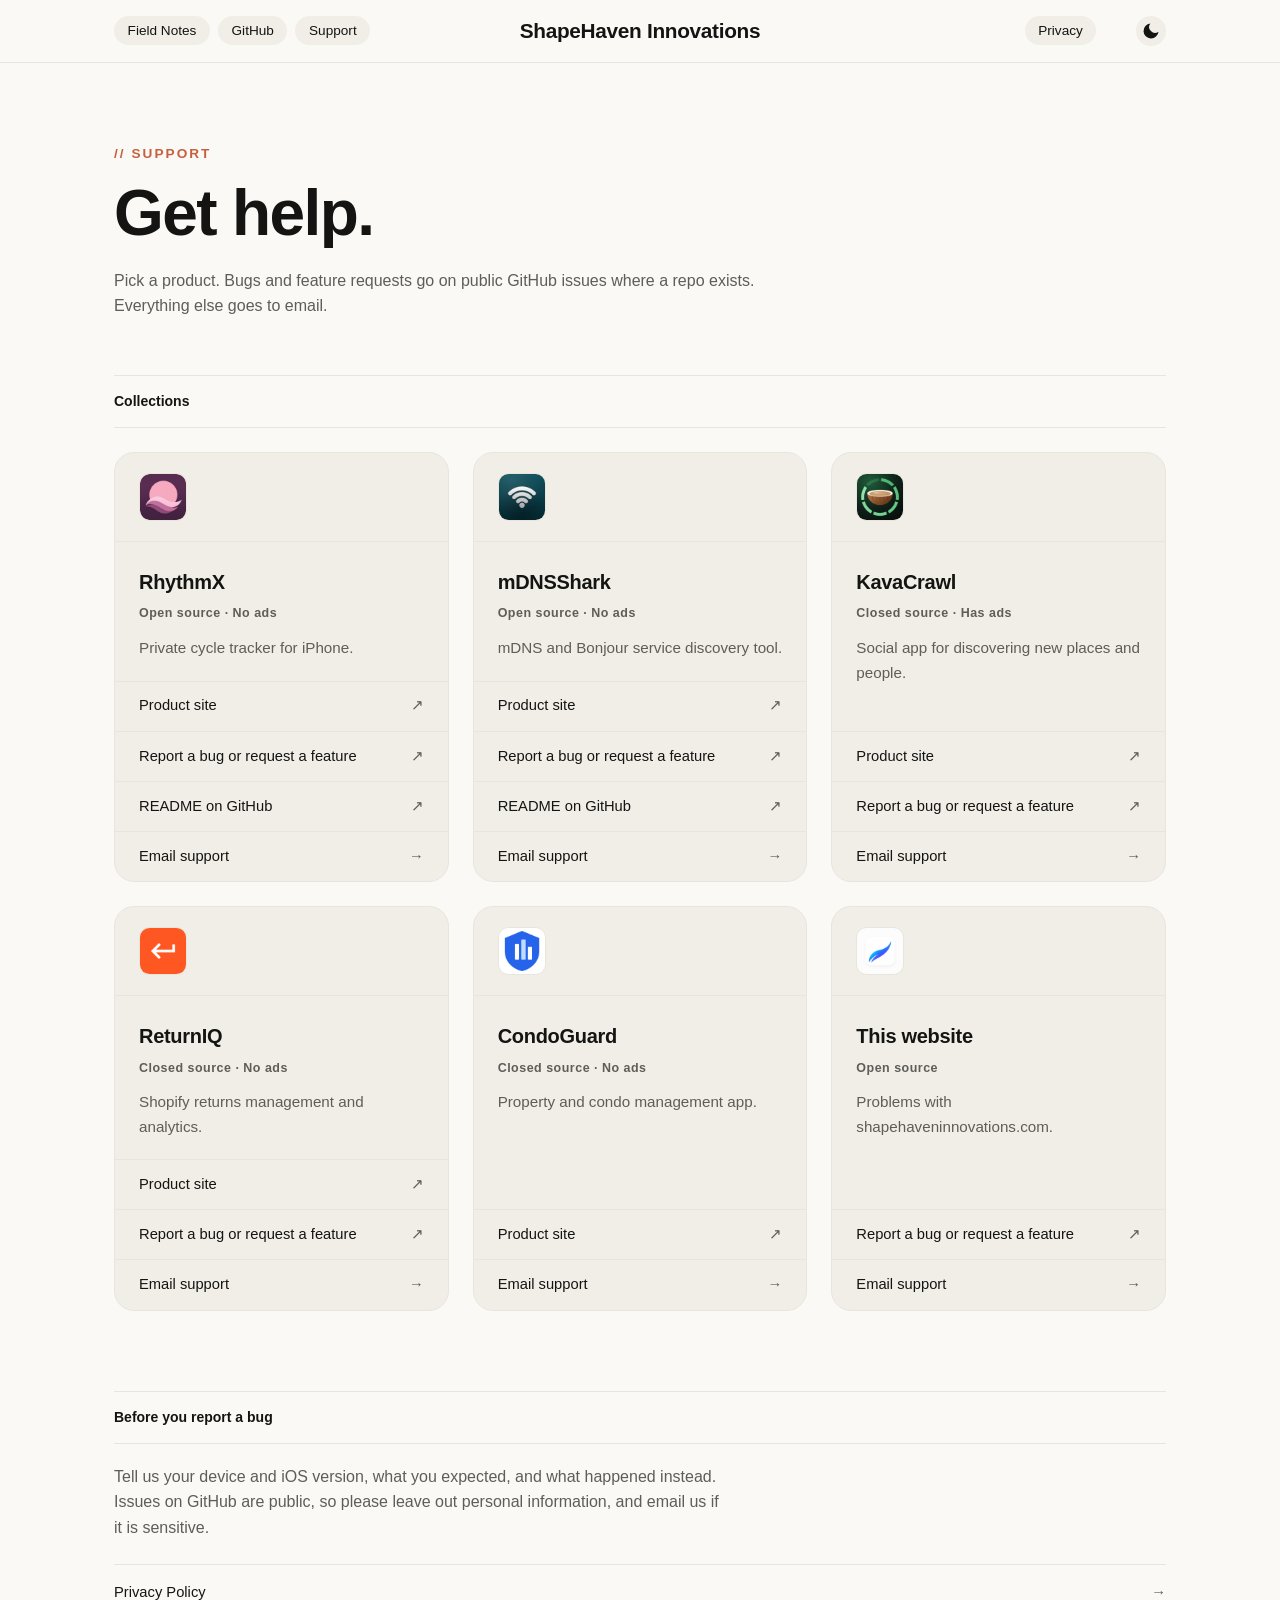
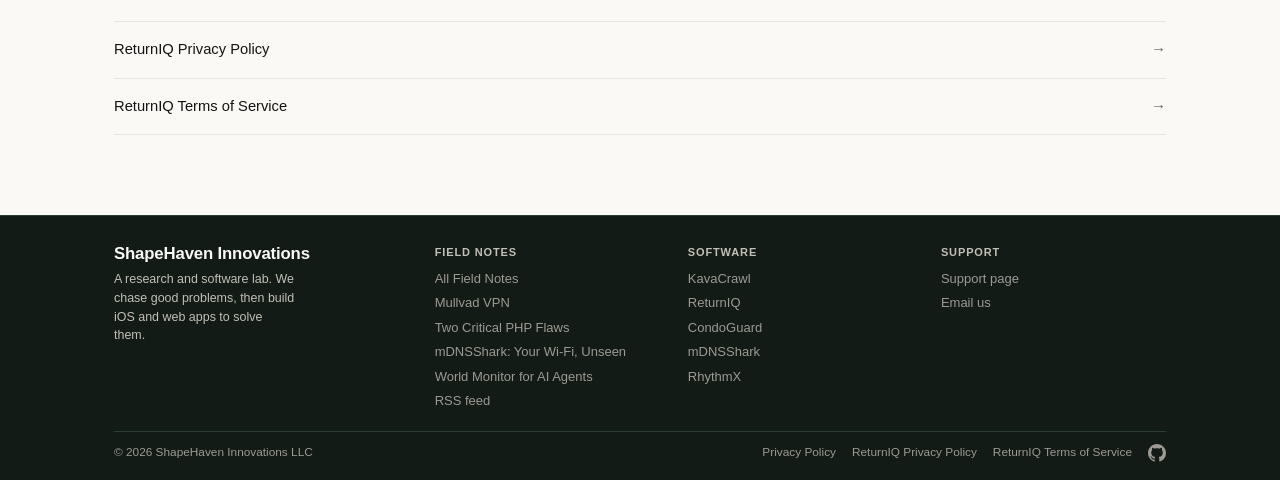
<file: support.html>
<!DOCTYPE html>
<html lang="en">
  <head>
    <meta charset="UTF-8" />
    <meta name="viewport" content="width=device-width, initial-scale=1.0" />
    <title>Support | ShapeHaven Innovations</title>
    <meta name="description" content="Get help with ShapeHaven apps and sites. Report bugs and request features on GitHub, or email info@shapehaveninnovations.com." />
    <meta name="robots" content="index, follow" />

    <!-- Open Graph / Social Media -->
    <meta property="og:title" content="Support | ShapeHaven Innovations" />
    <meta property="og:description" content="Get help with ShapeHaven apps and sites. Report bugs and request features on GitHub, or email info@shapehaveninnovations.com." />
    <meta property="og:image" content="https://shapehaveninnovations.com/images/og-image.png" />
    <meta property="og:image:width" content="1200" />
    <meta property="og:image:height" content="630" />
    <meta property="og:url" content="https://shapehaveninnovations.com/support" />
    <meta property="og:type" content="website" />

    <!-- Favicon -->
    <link rel="icon" type="image/png" href="images/favicon.png" />
    <link rel="apple-touch-icon" href="images/logo.png" />

    <!-- FOUC fix: apply theme before CSS renders -->
    <script>
      (function() {
        var t = localStorage.getItem('theme');
        if (t) document.documentElement.setAttribute('data-theme', t);
        // No saved choice: stay on the light theme. Dark is opt-in via the toggle.
      })();
    </script>
    <link rel="stylesheet" href="style.css" />
    <link rel="canonical" href="https://shapehaveninnovations.com/support" />

    <!-- Twitter Card -->
    <meta name="twitter:card" content="summary_large_image" />
    <meta name="twitter:title" content="Support | ShapeHaven Innovations" />
    <meta name="twitter:description" content="Get help with ShapeHaven apps and sites. Report bugs and request features on GitHub, or email info@shapehaveninnovations.com." />
    <meta name="twitter:image" content="https://shapehaveninnovations.com/images/og-image.png" />
    <style>
      .help-hero {
        text-align: left;
        margin: 5rem 0 3.5rem;
        max-width: 760px;
      }
      .help-eyebrow {
        font-size: 0.85rem;
        font-weight: 700;
        letter-spacing: 0.15em;
        text-transform: uppercase;
        color: var(--accent);
        margin-bottom: 1rem;
        display: block;
      }
      .help-hero h1 {
        font-size: clamp(2.5rem, 7vw, 4rem);
        font-weight: 600;
        letter-spacing: -0.025em;
        line-height: 1.05;
      }
      .help-hero .section-intro {
        margin: 1.25rem 0 0;
        text-align: left;
      }
      .help-grid {
        display: grid;
        grid-template-columns: repeat(auto-fill, minmax(300px, 1fr));
        gap: 1.5rem;
        margin: 1.5rem 0 5rem;
      }
      .help-card {
        display: flex;
        flex-direction: column;
        border: 1px solid var(--border-color);
        border-radius: 20px;
        background: var(--card-bg);
        overflow: hidden;
      }
      .help-card-top {
        padding: 1.25rem 1.5rem;
        border-bottom: 1px solid var(--border-color);
      }
      .help-card-top .app-icon {
        margin: 0;
      }
      .help-card-body {
        padding: 1.5rem 1.5rem 1.25rem;
        flex: 1;
      }
      .help-card-body h3 {
        font-size: 1.25rem;
        margin-bottom: 0.4rem;
      }
      .help-tag {
        font-size: 0.78rem;
        font-weight: 600;
        letter-spacing: 0.04em;
        color: var(--light-text);
        margin-bottom: 0.75rem;
      }
      .help-card-body p {
        color: var(--light-text);
        font-size: 0.95rem;
      }
      .help-links a,
      .help-rows a {
        display: flex;
        justify-content: space-between;
        align-items: center;
        gap: 1rem;
        padding: 0.8rem 1.5rem;
        border-top: 1px solid var(--border-color);
        font-size: 0.92rem;
        font-weight: 500;
        color: var(--text-color);
        text-decoration: none;
        transition: var(--transition);
      }
      .help-links a::after,
      .help-rows a::after {
        content: '\2197';
        color: var(--light-text);
        transition: transform 0.2s ease, color 0.2s ease;
      }
      .help-links a.internal::after,
      .help-links a.mail::after,
      .help-rows a.internal::after {
        content: '\2192';
      }
      .help-links a:hover,
      .help-rows a:hover {
        background: var(--hover-bg);
      }
      .help-links a:hover::after,
      .help-rows a:hover::after {
        color: var(--accent);
      }
      .help-rows {
        margin: 0 0 5rem;
        border-bottom: 1px solid var(--border-color);
      }
      .help-rows a {
        padding: 1rem 0;
      }
      .help-note {
        color: var(--light-text);
        max-width: 68ch;
        margin: 1.25rem 0 1.5rem;
      }
    </style>
  </head>
  <body>
    <header>
      <div class="container">
        <div class="logo-container">
          <a href="/" class="logo-text">ShapeHaven Innovations</a>
        </div>
        <nav id="main-nav">
          <a href="/">Home</a>
          <a href="/blog/">Field Notes</a>
          <a href="https://github.com/Shapehaven-Innovations" target="_blank" rel="noopener">GitHub</a>
          <a href="/support.html">Support</a>
          <a href="/privacy.html">Privacy</a>
        </nav>
        <div class="header-actions">
          <button id="theme-toggle" class="theme-toggle" aria-label="Toggle dark mode">
            <svg xmlns="http://www.w3.org/2000/svg" width="20" height="20" viewBox="0 0 24 24" fill="currentColor" aria-hidden="true"><path d="M21 12.79A9 9 0 1 1 11.21 3 7 7 0 0 0 21 12.79z"/></svg>
          </button>
          <button id="hamburger" class="hamburger" aria-label="Toggle menu" aria-expanded="false">
            <span></span><span></span><span></span>
          </button>
        </div>
      </div>
    </header>

    <main>
      <div class="container">
        <div class="help-hero">
          <span class="help-eyebrow">// Support</span>
          <h1>Get help.</h1>
          <p class="section-intro">Pick a product. Bugs and feature requests go on public GitHub issues where a repo exists. Everything else goes to email.</p>
        </div>

        <div class="section-header"><h2>Collections</h2></div>
        <section class="help-grid">
          <div class="help-card">
            <div class="help-card-top"><img class="app-icon" src="/images/apps/rhythmx.png" alt="" width="48" height="48" /></div>
            <div class="help-card-body">
              <h3>RhythmX</h3>
              <div class="help-tag">Open source &middot; No ads</div>
              <p>Private cycle tracker for iPhone.</p>
            </div>
            <div class="help-links">
              <a href="https://rhythmx.shapehaveninnovations.com/" target="_blank" rel="noopener">Product site</a>
              <a href="https://github.com/Shapehaven-Innovations/RhythmX/issues/new/choose" target="_blank" rel="noopener">Report a bug or request a feature</a>
              <a href="https://github.com/Shapehaven-Innovations/RhythmX#readme" target="_blank" rel="noopener">README on GitHub</a>
              <a href="mailto:info@shapehaveninnovations.com?subject=RhythmX%20Support" class="mail">Email support</a>
            </div>
          </div>
          <div class="help-card">
            <div class="help-card-top"><img class="app-icon" src="/images/apps/mdnsshark.png" alt="" width="48" height="48" /></div>
            <div class="help-card-body">
              <h3>mDNSShark</h3>
              <div class="help-tag">Open source &middot; No ads</div>
              <p>mDNS and Bonjour service discovery tool.</p>
            </div>
            <div class="help-links">
              <a href="https://mdnsshark.shapehaveninnovations.com/" target="_blank" rel="noopener">Product site</a>
              <a href="https://github.com/Shapehaven-Innovations/mDNSShark/issues/new/choose" target="_blank" rel="noopener">Report a bug or request a feature</a>
              <a href="https://github.com/Shapehaven-Innovations/mDNSShark#readme" target="_blank" rel="noopener">README on GitHub</a>
              <a href="mailto:info@shapehaveninnovations.com?subject=mDNSShark%20Support" class="mail">Email support</a>
            </div>
          </div>
          <div class="help-card">
            <div class="help-card-top"><img class="app-icon" src="/images/apps/kavacrawl.png" alt="" width="48" height="48" /></div>
            <div class="help-card-body">
              <h3>KavaCrawl</h3>
              <div class="help-tag">Closed source &middot; Has ads</div>
              <p>Social app for discovering new places and people.</p>
            </div>
            <div class="help-links">
              <a href="https://kavacrawl.app/" target="_blank" rel="noopener">Product site</a>
              <a href="https://github.com/Shapehaven-Innovations/KavaCrawl-Site/issues/new/choose" target="_blank" rel="noopener">Report a bug or request a feature</a>
              <a href="mailto:info@shapehaveninnovations.com?subject=KavaCrawl%20Support" class="mail">Email support</a>
            </div>
          </div>
          <div class="help-card">
            <div class="help-card-top"><img class="app-icon" src="/images/apps/returniq.png" alt="" width="48" height="48" /></div>
            <div class="help-card-body">
              <h3>ReturnIQ</h3>
              <div class="help-tag">Closed source &middot; No ads</div>
              <p>Shopify returns management and analytics.</p>
            </div>
            <div class="help-links">
              <a href="https://returniq.shapehaveninnovations.com/" target="_blank" rel="noopener">Product site</a>
              <a href="https://github.com/Shapehaven-Innovations/ReturnIQ-Site/issues/new/choose" target="_blank" rel="noopener">Report a bug or request a feature</a>
              <a href="mailto:info@shapehaveninnovations.com?subject=ReturnIQ%20Support" class="mail">Email support</a>
            </div>
          </div>
          <div class="help-card">
            <div class="help-card-top"><img class="app-icon" src="/images/apps/condoguard.png" alt="" width="48" height="48" /></div>
            <div class="help-card-body">
              <h3>CondoGuard</h3>
              <div class="help-tag">Closed source &middot; No ads</div>
              <p>Property and condo management app.</p>
            </div>
            <div class="help-links">
              <a href="https://condoguard.app/" target="_blank" rel="noopener">Product site</a>
              <a href="mailto:info@shapehaveninnovations.com?subject=CondoGuard%20Support" class="mail">Email support</a>
            </div>
          </div>
          <div class="help-card">
            <div class="help-card-top"><img class="app-icon" src="/images/logo.png" alt="" width="48" height="48" /></div>
            <div class="help-card-body">
              <h3>This website</h3>
              <div class="help-tag">Open source</div>
              <p>Problems with shapehaveninnovations.com.</p>
            </div>
            <div class="help-links">
              <a href="https://github.com/Shapehaven-Innovations/shapehaveninnovations.github.io/issues/new/choose" target="_blank" rel="noopener">Report a bug or request a feature</a>
              <a href="mailto:info@shapehaveninnovations.com?subject=This%20website%20Support" class="mail">Email support</a>
            </div>
          </div>
        </section>

        <div class="section-header"><h2>Before you report a bug</h2></div>
        <p class="help-note">Tell us your device and iOS version, what you expected, and what happened instead. Issues on GitHub are public, so please leave out personal information, and email us if it is sensitive.</p>
        <div class="help-rows">
          <a href="/privacy.html" class="internal">Privacy Policy</a>
          <a href="/returniq-privacy.html" class="internal">ReturnIQ Privacy Policy</a>
          <a href="/returniq-terms.html" class="internal">ReturnIQ Terms of Service</a>
        </div>
      </div>
    </main>

    <!-- footer:start -->
    <footer class="site-footer">
      <div class="site-footer__inner">
        <div class="site-footer__top">
          <div class="site-footer__brandcol">
            <p class="site-footer__wordmark">ShapeHaven Innovations</p>
            <p class="site-footer__about">A research and software lab. We chase good problems, then build iOS and web apps to solve them.</p>
          </div>

          <div class="site-footer__col">
            <h2 class="site-footer__heading">Field Notes</h2>
            <ul class="site-footer__list">
              <li><a href="/blog/">All Field Notes</a></li>
              <li><a href="/blog/mullvad-vpn-spotlight" title="The VPN That Doesn't Want to Know You (And That's the Point)">Mullvad VPN</a></li>
              <li><a href="/blog/php-critical-rce-patch" title="Two Critical PHP Flaws: What to Check and Patch Today">Two Critical PHP Flaws</a></li>
              <li><a href="/blog/mdnsshark-app" title="mDNSShark: See Everything on Your Wi-Fi, Without Sending a Byte Out">mDNSShark: Your Wi-Fi, Unseen</a></li>
              <li><a href="/blog/worldmonitor-app" title="World Monitor: An Open-Source Dashboard Built for AI Agents">World Monitor for AI Agents</a></li>
              <li><a href="/feed.xml" target="_blank" rel="noopener">RSS feed</a></li>
            </ul>
          </div>

          <div class="site-footer__col">
            <h2 class="site-footer__heading">Software</h2>
            <ul class="site-footer__list">
              <li><a href="https://kavacrawl.app/" target="_blank" rel="noopener">KavaCrawl</a></li>
              <li><a href="https://returniq.shapehaveninnovations.com/" target="_blank" rel="noopener">ReturnIQ</a></li>
              <li><a href="https://condoguard.app/" target="_blank" rel="noopener">CondoGuard</a></li>
              <li><a href="https://mdnsshark.shapehaveninnovations.com/" target="_blank" rel="noopener">mDNSShark</a></li>
              <li><a href="https://rhythmx.shapehaveninnovations.com/" target="_blank" rel="noopener">RhythmX</a></li>
            </ul>
          </div>

          <div class="site-footer__col">
            <h2 class="site-footer__heading">Support</h2>
            <ul class="site-footer__list">
              <li><a href="/support.html">Support page</a></li>
              <li><a href="mailto:info@shapehaveninnovations.com">Email us</a></li>
            </ul>
          </div>
        </div>

        <div class="site-footer__bottom">
          <p class="site-footer__copyright">&copy; 2026 ShapeHaven Innovations LLC</p>
          <ul class="site-footer__legal">
            <li><a href="/privacy.html">Privacy Policy</a></li>
              <li><a href="/returniq-privacy.html">ReturnIQ Privacy Policy</a></li>
              <li><a href="/returniq-terms.html">ReturnIQ Terms of Service</a></li>
            <li><a class="site-footer__icon" href="https://github.com/Shapehaven-Innovations" target="_blank" rel="noopener" aria-label="ShapeHaven Innovations on GitHub (opens in a new tab)"><svg viewBox="0 0 16 16" width="18" height="18" aria-hidden="true" focusable="false"><path fill="currentColor" d="M8 0C3.58 0 0 3.58 0 8c0 3.54 2.29 6.53 5.47 7.59.4.07.55-.17.55-.38 0-.19-.01-.82-.01-1.49-2.01.37-2.53-.49-2.69-.94-.09-.23-.48-.94-.82-1.13-.28-.15-.68-.52-.01-.53.63-.01 1.08.58 1.23.82.72 1.21 1.87.87 2.33.66.07-.52.28-.87.51-1.07-1.78-.2-3.64-.89-3.64-3.95 0-.87.31-1.59.82-2.15-.08-.2-.36-1.02.08-2.12 0 0 .67-.21 2.2.82.64-.18 1.32-.27 2-.27.68 0 1.36.09 2 .27 1.53-1.04 2.2-.82 2.2-.82.44 1.1.16 1.92.08 2.12.51.56.82 1.27.82 2.15 0 3.07-1.87 3.75-3.65 3.95.29.25.54.73.54 1.48 0 1.07-.01 1.93-.01 2.2 0 .21.15.46.55.38A8.013 8.013 0 0016 8c0-4.42-3.58-8-8-8z"/></svg></a></li>
          </ul>
        </div>
      </div>
    </footer>
    <!-- footer:end -->

    <script src="config.js"></script>
    <script src="space-hero.js"></script>
    <script src="journal-hero.js"></script>
    <script src="project-hero.js"></script>
    <script src="script.js"></script>
    <script src="transitions.js"></script>

    <!-- Cloudflare Web Analytics -->
    <script defer src="https://static.cloudflareinsights.com/beacon.min.js" data-cf-beacon='{"token": "6412781782134cada0f6ec322c5bb820"}'></script>
    <!-- End Cloudflare Web Analytics -->
  </body>
</html>
</file>
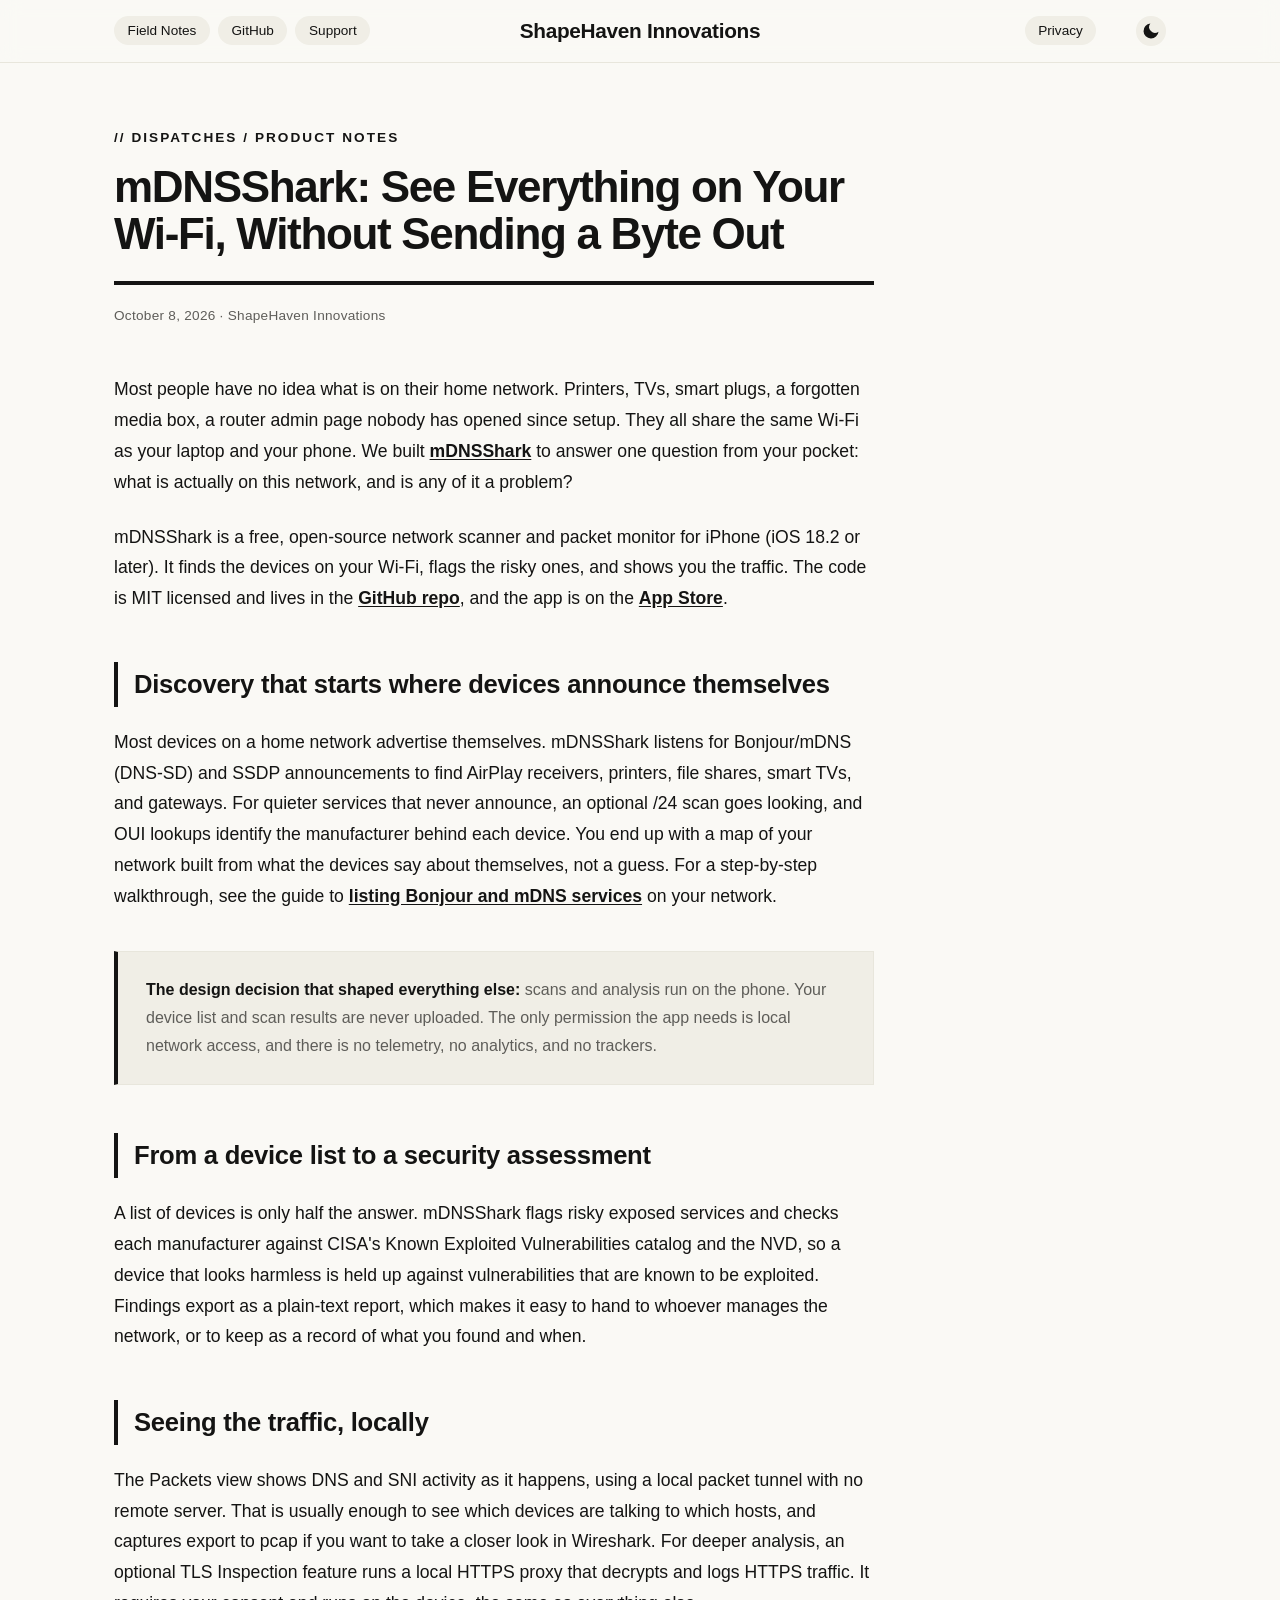
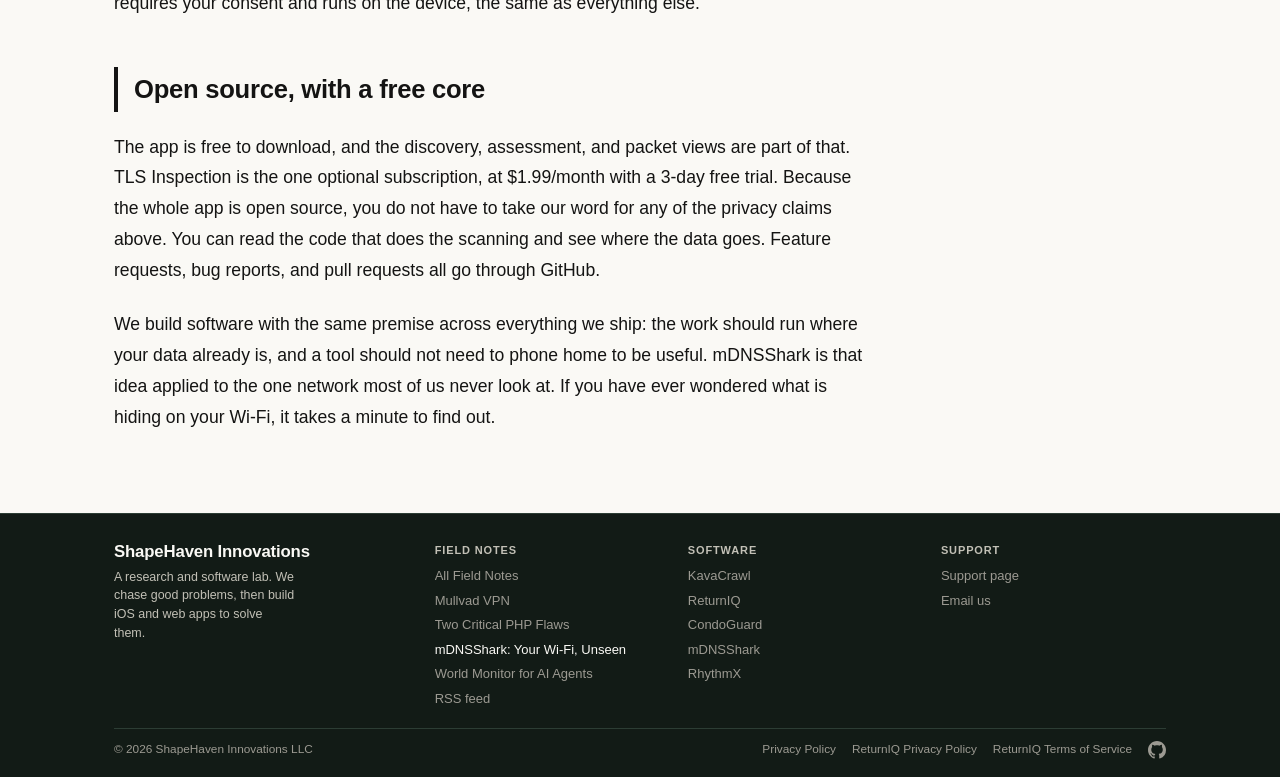
<file: blog/mdnsshark-app.html>
<!DOCTYPE html>
<html lang="en">
  <head>
    <meta charset="UTF-8" />
    <meta name="viewport" content="width=device-width, initial-scale=1.0" />
    <title>mDNSShark: See Everything on Your Wi-Fi, Without Sending a Byte Out | ShapeHaven Field Notes</title>
    <meta name="description" content="Why we built mDNSShark, a free, open-source iPhone network scanner and packet monitor that finds, assesses, and inspects devices on your Wi-Fi entirely on-device, with no telemetry." />
    <meta name="robots" content="index, follow" />
    <meta name="author" content="ShapeHaven Innovations" />

    <!-- Open Graph / Social Media -->
    <meta property="og:title" content="mDNSShark: See Everything on Your Wi-Fi, Without Sending a Byte Out" />
    <meta property="og:description" content="Why we built mDNSShark, a free, open-source iPhone network scanner and packet monitor that finds, assesses, and inspects devices on your Wi-Fi entirely on-device, with no telemetry." />
    <meta property="og:image" content="https://shapehaveninnovations.com/images/og-image.png" />
    <meta property="og:image:width" content="1200" />
    <meta property="og:image:height" content="630" />
    <meta property="og:url" content="https://shapehaveninnovations.com/blog/mdnsshark-app" />
    <meta property="og:type" content="article" />
    <meta property="article:published_time" content="2026-10-08" />
    <meta property="article:author" content="ShapeHaven Innovations" />

    <!-- Favicon -->
    <link rel="icon" type="image/png" href="/images/favicon.png" />
    <link rel="apple-touch-icon" href="/images/logo.png" />

    <!-- FOUC fix: apply theme before CSS renders -->
    <script>
      (function() {
        var t = localStorage.getItem('theme');
        if (t) document.documentElement.setAttribute('data-theme', t);
        // No saved choice: stay on the light theme. Dark is opt-in via the toggle.
      })();
    </script>
    <link rel="stylesheet" href="/style.css" />
    <link rel="canonical" href="https://shapehaveninnovations.com/blog/mdnsshark-app" />
    <link rel="alternate" type="application/rss+xml" title="ShapeHaven Innovations Field Notes" href="https://shapehaveninnovations.com/feed.xml" />

    <!-- Twitter Card -->
    <meta name="twitter:card" content="summary_large_image" />
    <meta name="twitter:title" content="mDNSShark: See Everything on Your Wi-Fi, Without Sending a Byte Out" />
    <meta name="twitter:description" content="Why we built mDNSShark, a free, open-source iPhone network scanner and packet monitor that finds, assesses, and inspects devices on your Wi-Fi entirely on-device, with no telemetry." />
    <meta name="twitter:image" content="https://shapehaveninnovations.com/images/og-image.png" />

    <style>
      .post-hero {
        text-align: left;
        max-width: 760px;
      }
      .blog-eyebrow {
        font-family: -apple-system, BlinkMacSystemFont, 'Segoe UI', Helvetica, Arial, sans-serif;
        font-size: 0.85rem;
        font-weight: 700;
        letter-spacing: 0.15em;
        text-transform: uppercase;
        color: var(--primary-color);
        margin-bottom: 1rem;
        display: block;
      }
      .post-hero h1 {
        font-size: 2.75rem;
        font-weight: 900;
        letter-spacing: -0.03em;
        line-height: 1.05;
        border-bottom: 4px solid var(--primary-color);
        padding-bottom: 1.5rem;
      }
      .post-meta {
        font-family: -apple-system, BlinkMacSystemFont, 'Segoe UI', Helvetica, Arial, sans-serif;
        font-size: 0.85rem;
        color: var(--light-text);
        margin-top: 1.25rem;
        letter-spacing: 0.02em;
      }
      .post-body {
        max-width: 760px;
        margin: 3rem 0 5rem;
        font-size: 1.1rem;
        line-height: 1.75;
        color: var(--text-color);
      }
      .post-body p {
        margin-bottom: 1.5rem;
      }
      .post-body h2 {
        font-size: 1.6rem;
        font-weight: 800;
        letter-spacing: -0.01em;
        margin: 3rem 0 1.25rem;
        border-left: 4px solid var(--primary-color);
        padding-left: 1rem;
      }
      .post-body a {
        color: var(--primary-color);
        font-weight: 600;
        text-decoration: underline;
        text-underline-offset: 2px;
      }
      .post-body ul {
        margin: 0 0 1.5rem 1.25rem;
      }
      .post-body li {
        margin-bottom: 0.6rem;
        color: var(--light-text);
      }
      .post-callout {
        border: 1px solid var(--border-color);
        border-left: 4px solid var(--primary-color);
        background: var(--card-bg);
        padding: 1.5rem 1.75rem;
        margin: 2.5rem 0;
        font-size: 1rem;
        color: var(--light-text);
      }
      .post-callout strong {
        color: var(--text-color);
      }
      .post-cta {
        border-radius: 0;
        border: 1px solid var(--border-color);
        border-left: 4px solid var(--primary-color);
        padding: 2rem;
        margin-top: 3rem;
      }
      .post-cta h3 {
        margin-bottom: 0.75rem;
      }
    </style>

    <!-- Structured Data -->
    <script type="application/ld+json">
    {
      "@context": "https://schema.org",
      "@type": "BlogPosting",
      "headline": "mDNSShark: See Everything on Your Wi-Fi, Without Sending a Byte Out",
      "description": "Why we built mDNSShark, a free, open-source iPhone network scanner and packet monitor that finds, assesses, and inspects devices on your Wi-Fi entirely on-device, with no telemetry.",
      "url": "https://shapehaveninnovations.com/blog/mdnsshark-app",
      "datePublished": "2026-10-08",
      "dateModified": "2026-10-08",
      "author": { "@type": "Organization", "name": "ShapeHaven Innovations" },
      "publisher": { "@type": "Organization", "name": "ShapeHaven Innovations", "logo": { "@type": "ImageObject", "url": "https://shapehaveninnovations.com/images/logo.png" } },
      "image": "https://shapehaveninnovations.com/images/og-image.png",
      "mainEntityOfPage": { "@type": "WebPage", "@id": "https://shapehaveninnovations.com/blog/mdnsshark-app" }
    }
    </script>
  </head>
  <body>
    <header>
      <div class="container">
        <div class="logo-container">
          <a href="/" class="logo-text">ShapeHaven Innovations</a>
        </div>
        <nav id="main-nav">
          <a href="/">Home</a>
          <a href="/blog/">Field Notes</a>
          <a href="https://github.com/Shapehaven-Innovations" target="_blank" rel="noopener">GitHub</a>
          <a href="/support.html">Support</a>
          <a href="/privacy.html">Privacy</a>
        </nav>
        <div class="header-actions">
          <button id="theme-toggle" class="theme-toggle" aria-label="Toggle dark mode">
            <svg xmlns="http://www.w3.org/2000/svg" width="20" height="20" viewBox="0 0 24 24" fill="currentColor" aria-hidden="true"><path d="M21 12.79A9 9 0 1 1 11.21 3 7 7 0 0 0 21 12.79z"/></svg>
          </button>
          <button id="hamburger" class="hamburger" aria-label="Toggle menu" aria-expanded="false">
            <span></span><span></span><span></span>
          </button>
        </div>
      </div>
    </header>

    <main>
      <div class="container">
        <div class="post-hero" style="margin-top: 4rem;">
          <span class="blog-eyebrow">// Dispatches / Product Notes</span>
          <h1>mDNSShark: See Everything on Your Wi-Fi, Without Sending a Byte Out</h1>
          <p class="post-meta">October 8, 2026 &middot; ShapeHaven Innovations</p>
        </div>

        <article class="post-body">
          <p>
            Most people have no idea what is on their home network. Printers, TVs, smart plugs, a forgotten
            media box, a router admin page nobody has opened since setup. They all share the same Wi-Fi as
            your laptop and your phone. We built
            <a href="https://mdnsshark.shapehaveninnovations.com/" target="_blank" rel="noopener">mDNSShark</a>
            to answer one question from your pocket: what is actually on this network, and is any of it a
            problem?
          </p>

          <p>
            mDNSShark is a free, open-source network scanner and packet monitor for iPhone (iOS 18.2 or
            later). It finds the devices on your Wi-Fi, flags the risky ones, and shows you the traffic.
            The code is MIT licensed and lives in the
            <a href="https://github.com/Shapehaven-Innovations/mDNSShark" target="_blank" rel="noopener">GitHub repo</a>,
            and the app is on the
            <a href="https://apps.apple.com/app/mdnsshark/id6741874026" target="_blank" rel="noopener">App Store</a>.
          </p>

          <h2>Discovery that starts where devices announce themselves</h2>
          <p>
            Most devices on a home network advertise themselves. mDNSShark listens for Bonjour/mDNS (DNS-SD)
            and SSDP announcements to find AirPlay receivers, printers, file shares, smart TVs, and
            gateways. For quieter services that never announce, an optional /24 scan goes looking, and OUI
            lookups identify the manufacturer behind each device. You end up with a map of your network
            built from what the devices say about themselves, not a guess. For a step-by-step walkthrough,
            see the guide to
            <a href="https://mdnsshark.shapehaveninnovations.com/guides/list-bonjour-mdns-services/" target="_blank" rel="noopener">listing Bonjour and mDNS services</a>
            on your network.
          </p>

          <div class="post-callout">
            <strong>The design decision that shaped everything else:</strong> scans and analysis run on the
            phone. Your device list and scan results are never uploaded. The only permission the app needs is
            local network access, and there is no telemetry, no analytics, and no trackers.
          </div>

          <h2>From a device list to a security assessment</h2>
          <p>
            A list of devices is only half the answer. mDNSShark flags risky exposed services and checks each
            manufacturer against CISA's Known Exploited Vulnerabilities catalog and the NVD, so a device
            that looks harmless is held up against vulnerabilities that are known to be exploited. Findings
            export as a plain-text report, which makes it easy to hand to whoever manages the network, or to
            keep as a record of what you found and when.
          </p>

          <h2>Seeing the traffic, locally</h2>
          <p>
            The Packets view shows DNS and SNI activity as it happens, using a local packet tunnel with no
            remote server. That is usually enough to see which devices are talking to which hosts, and
            captures export to pcap if you want to take a closer look in Wireshark. For deeper analysis, an
            optional TLS Inspection feature runs a local HTTPS proxy that decrypts and logs HTTPS traffic. It
            requires your consent and runs on the device, the same as everything else.
          </p>

          <h2>Open source, with a free core</h2>
          <p>
            The app is free to download, and the discovery, assessment, and packet views are part of that.
            TLS Inspection is the one optional subscription, at $1.99/month with a 3-day free trial. Because
            the whole app is open source, you do not have to take our word for any of the privacy claims
            above. You can read the code that does the scanning and see where the data goes. Feature
            requests, bug reports, and pull requests all go through GitHub.
          </p>

          <p>
            We build software with the same premise across everything we ship: the work should run where
            your data already is, and a tool should not need to phone home to be useful. mDNSShark is that
            idea applied to the one network most of us never look at. If you have ever wondered what is
            hiding on your Wi-Fi, it takes a minute to find out.
          </p>
        </article>
        <!-- post-body ends -->
      </div>
    </main>

    <!-- footer:start -->
    <footer class="site-footer">
      <div class="site-footer__inner">
        <div class="site-footer__top">
          <div class="site-footer__brandcol">
            <p class="site-footer__wordmark">ShapeHaven Innovations</p>
            <p class="site-footer__about">A research and software lab. We chase good problems, then build iOS and web apps to solve them.</p>
          </div>

          <div class="site-footer__col">
            <h2 class="site-footer__heading">Field Notes</h2>
            <ul class="site-footer__list">
              <li><a href="/blog/">All Field Notes</a></li>
              <li><a href="/blog/mullvad-vpn-spotlight" title="The VPN That Doesn't Want to Know You (And That's the Point)">Mullvad VPN</a></li>
              <li><a href="/blog/php-critical-rce-patch" title="Two Critical PHP Flaws: What to Check and Patch Today">Two Critical PHP Flaws</a></li>
              <li><span aria-current="page" title="mDNSShark: See Everything on Your Wi-Fi, Without Sending a Byte Out">mDNSShark: Your Wi-Fi, Unseen</span></li>
              <li><a href="/blog/worldmonitor-app" title="World Monitor: An Open-Source Dashboard Built for AI Agents">World Monitor for AI Agents</a></li>
              <li><a href="/feed.xml" target="_blank" rel="noopener">RSS feed</a></li>
            </ul>
          </div>

          <div class="site-footer__col">
            <h2 class="site-footer__heading">Software</h2>
            <ul class="site-footer__list">
              <li><a href="https://kavacrawl.app/" target="_blank" rel="noopener">KavaCrawl</a></li>
              <li><a href="https://returniq.shapehaveninnovations.com/" target="_blank" rel="noopener">ReturnIQ</a></li>
              <li><a href="https://condoguard.app/" target="_blank" rel="noopener">CondoGuard</a></li>
              <li><a href="https://mdnsshark.shapehaveninnovations.com/" target="_blank" rel="noopener">mDNSShark</a></li>
              <li><a href="https://rhythmx.shapehaveninnovations.com/" target="_blank" rel="noopener">RhythmX</a></li>
            </ul>
          </div>

          <div class="site-footer__col">
            <h2 class="site-footer__heading">Support</h2>
            <ul class="site-footer__list">
              <li><a href="/support.html">Support page</a></li>
              <li><a href="mailto:info@shapehaveninnovations.com">Email us</a></li>
            </ul>
          </div>
        </div>

        <div class="site-footer__bottom">
          <p class="site-footer__copyright">&copy; 2026 ShapeHaven Innovations LLC</p>
          <ul class="site-footer__legal">
            <li><a href="/privacy.html">Privacy Policy</a></li>
              <li><a href="/returniq-privacy.html">ReturnIQ Privacy Policy</a></li>
              <li><a href="/returniq-terms.html">ReturnIQ Terms of Service</a></li>
            <li><a class="site-footer__icon" href="https://github.com/Shapehaven-Innovations" target="_blank" rel="noopener" aria-label="ShapeHaven Innovations on GitHub (opens in a new tab)"><svg viewBox="0 0 16 16" width="18" height="18" aria-hidden="true" focusable="false"><path fill="currentColor" d="M8 0C3.58 0 0 3.58 0 8c0 3.54 2.29 6.53 5.47 7.59.4.07.55-.17.55-.38 0-.19-.01-.82-.01-1.49-2.01.37-2.53-.49-2.69-.94-.09-.23-.48-.94-.82-1.13-.28-.15-.68-.52-.01-.53.63-.01 1.08.58 1.23.82.72 1.21 1.87.87 2.33.66.07-.52.28-.87.51-1.07-1.78-.2-3.64-.89-3.64-3.95 0-.87.31-1.59.82-2.15-.08-.2-.36-1.02.08-2.12 0 0 .67-.21 2.2.82.64-.18 1.32-.27 2-.27.68 0 1.36.09 2 .27 1.53-1.04 2.2-.82 2.2-.82.44 1.1.16 1.92.08 2.12.51.56.82 1.27.82 2.15 0 3.07-1.87 3.75-3.65 3.95.29.25.54.73.54 1.48 0 1.07-.01 1.93-.01 2.2 0 .21.15.46.55.38A8.013 8.013 0 0016 8c0-4.42-3.58-8-8-8z"/></svg></a></li>
          </ul>
        </div>
      </div>
    </footer>
    <!-- footer:end -->

    <script src="/config.js"></script>
    <script src="/space-hero.js"></script>
    <script src="/journal-hero.js"></script>
    <script src="/project-hero.js"></script>
    <script src="/script.js"></script>
    <script src="/transitions.js"></script>

    <!-- Cloudflare Web Analytics -->
    <script defer src="https://static.cloudflareinsights.com/beacon.min.js" data-cf-beacon='{"token": "6412781782134cada0f6ec322c5bb820"}'></script>
    <!-- End Cloudflare Web Analytics -->
  </body>
</html>
</file>
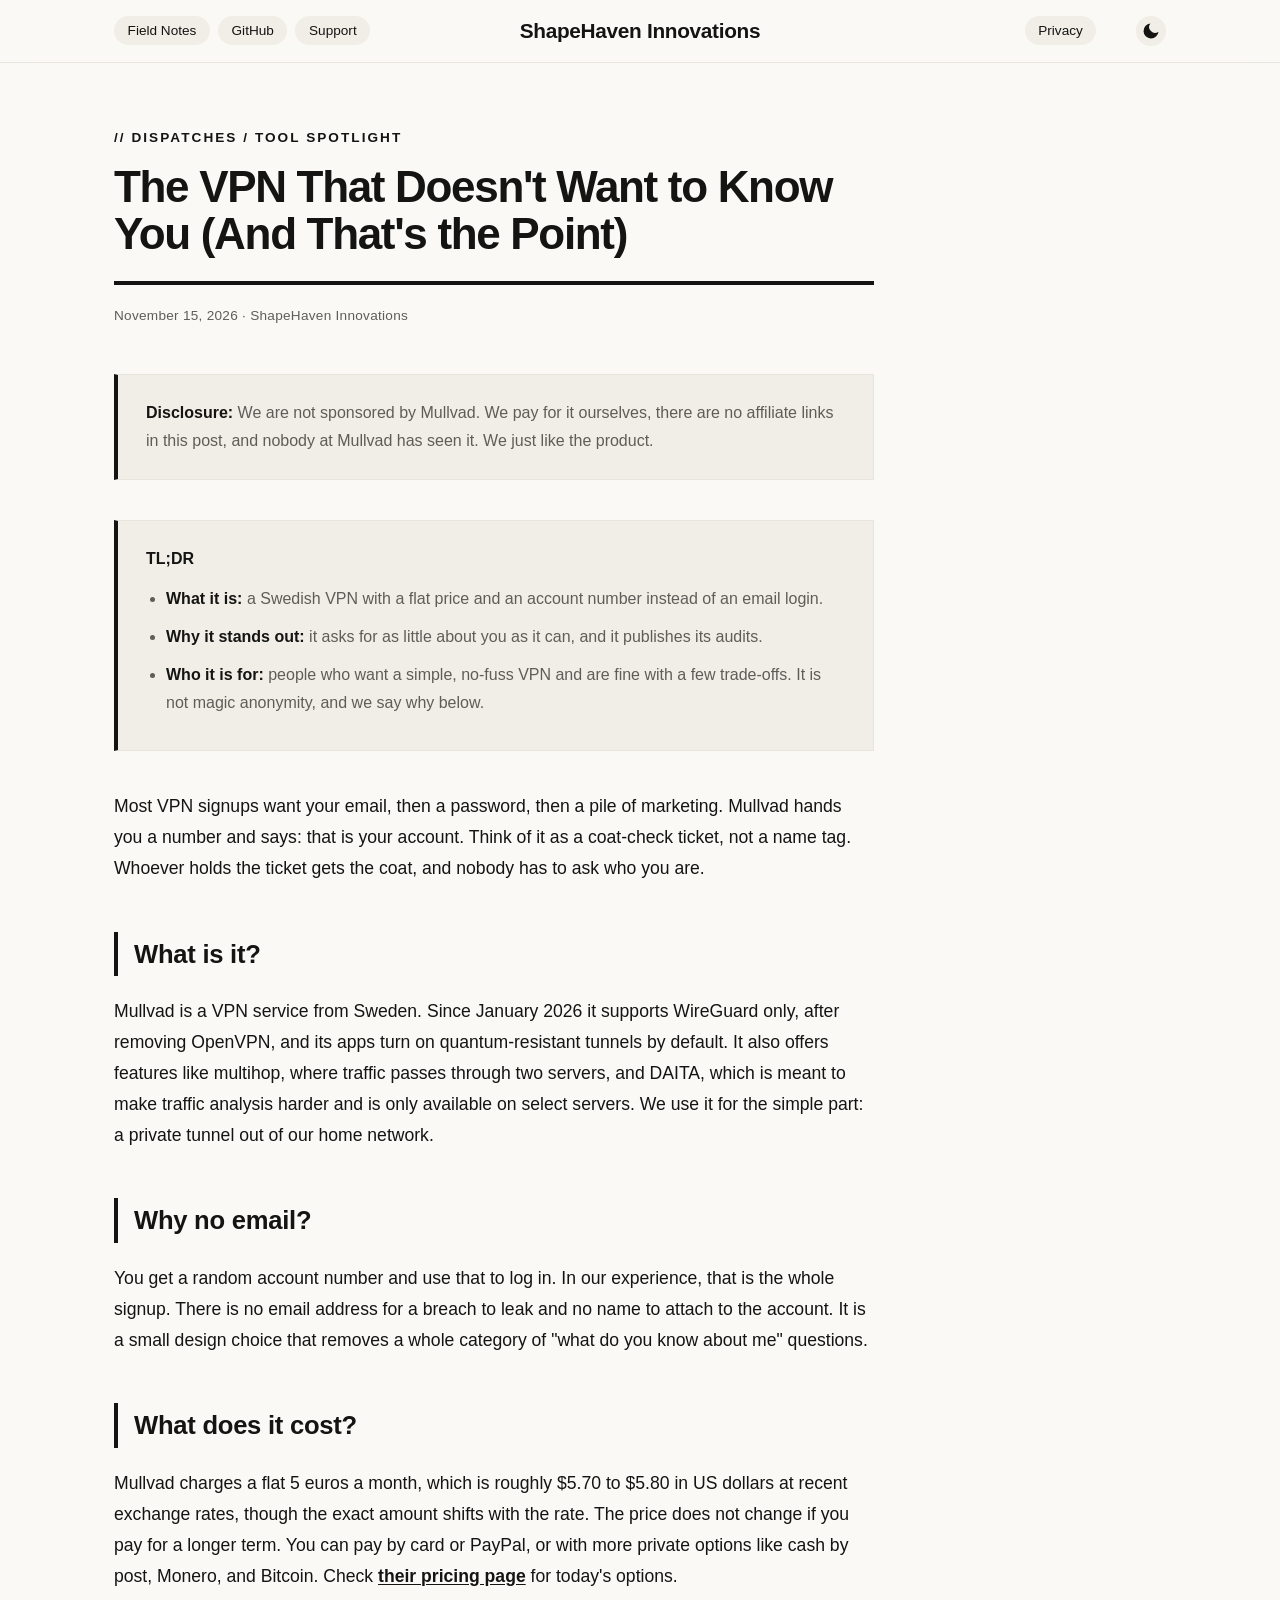
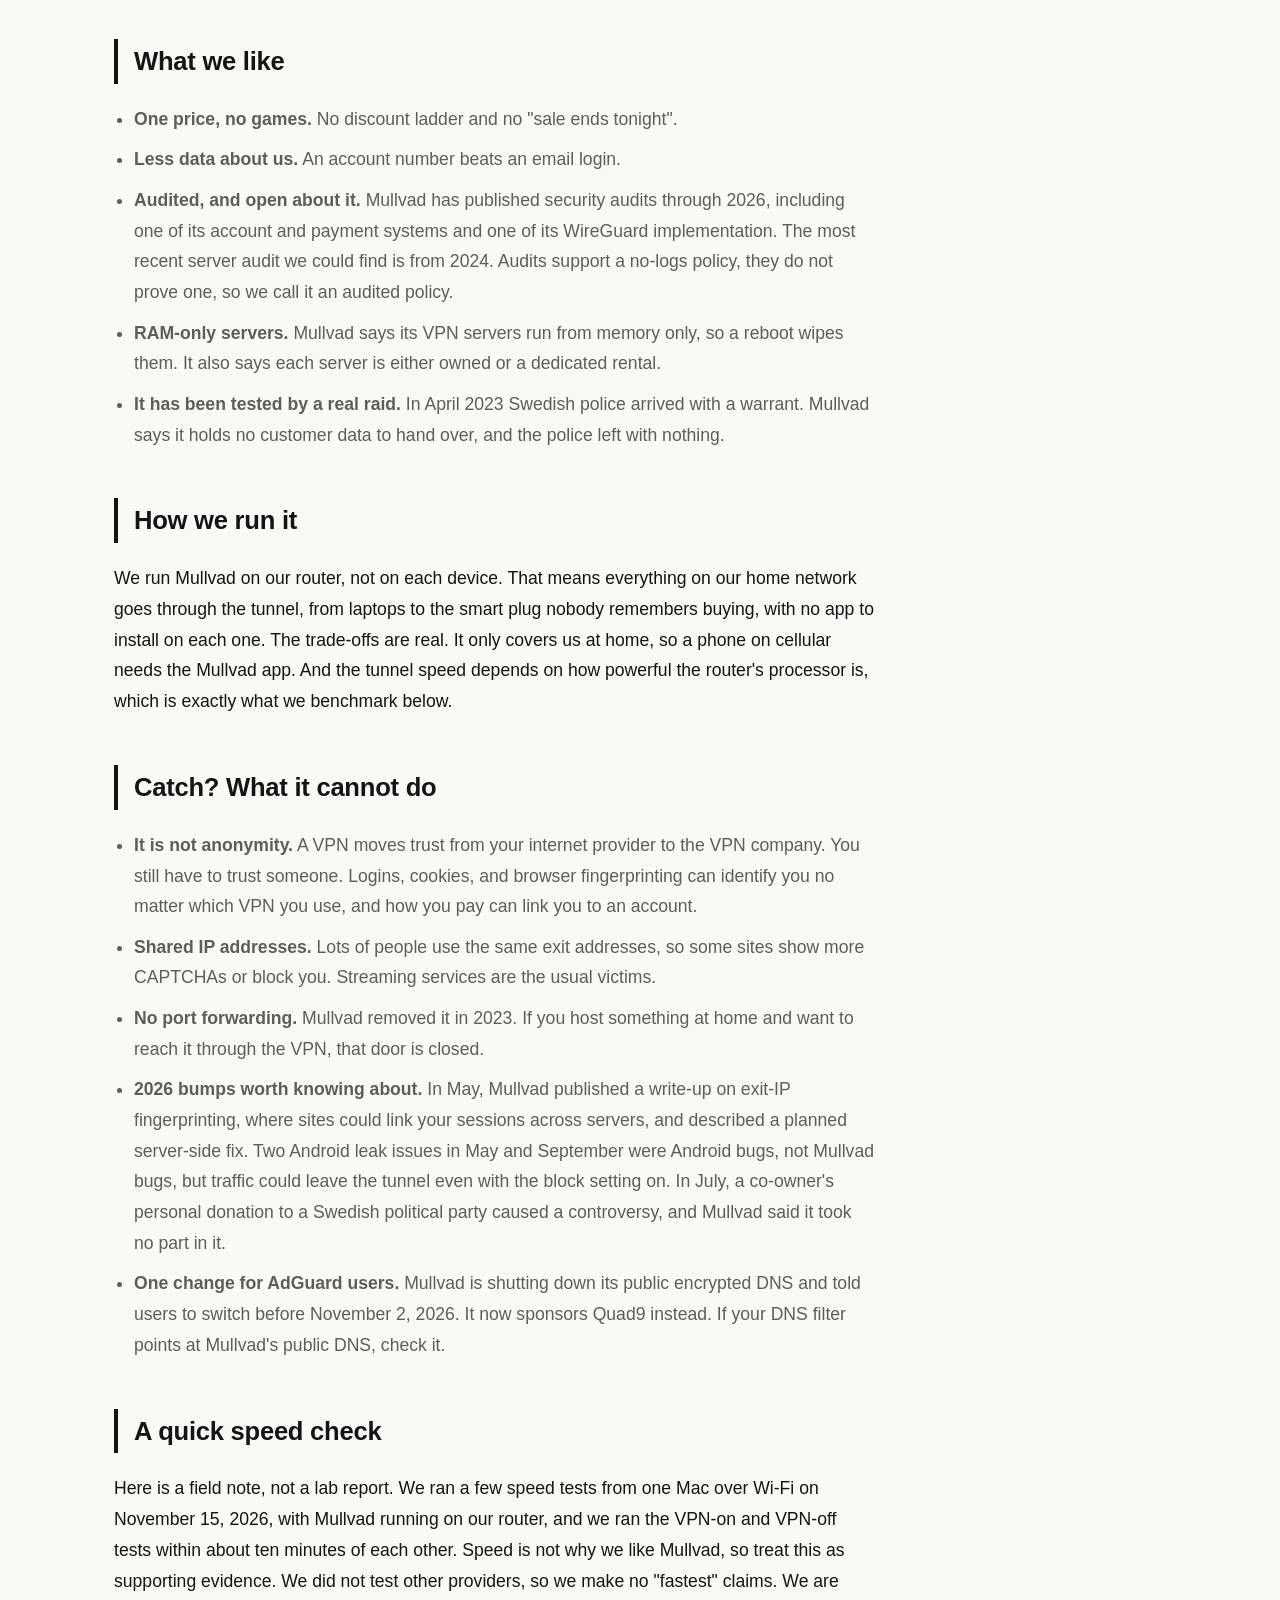
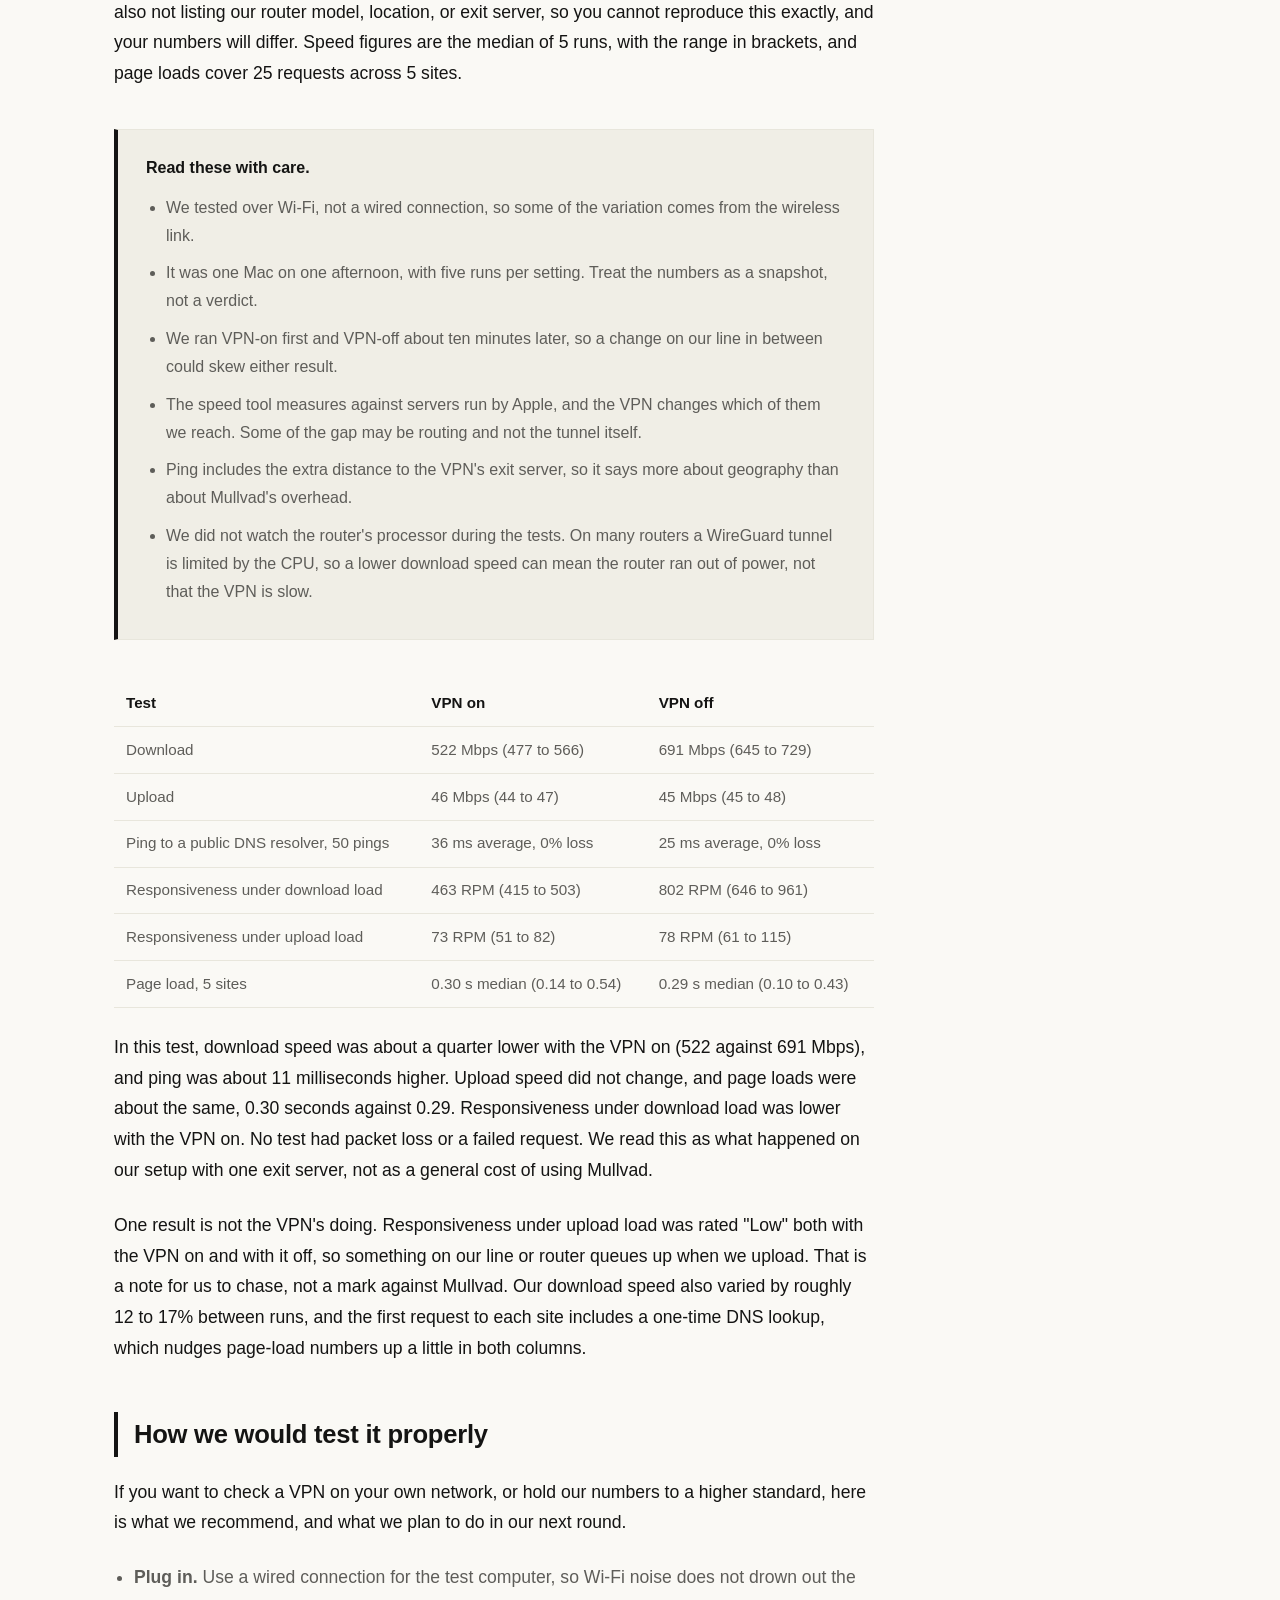
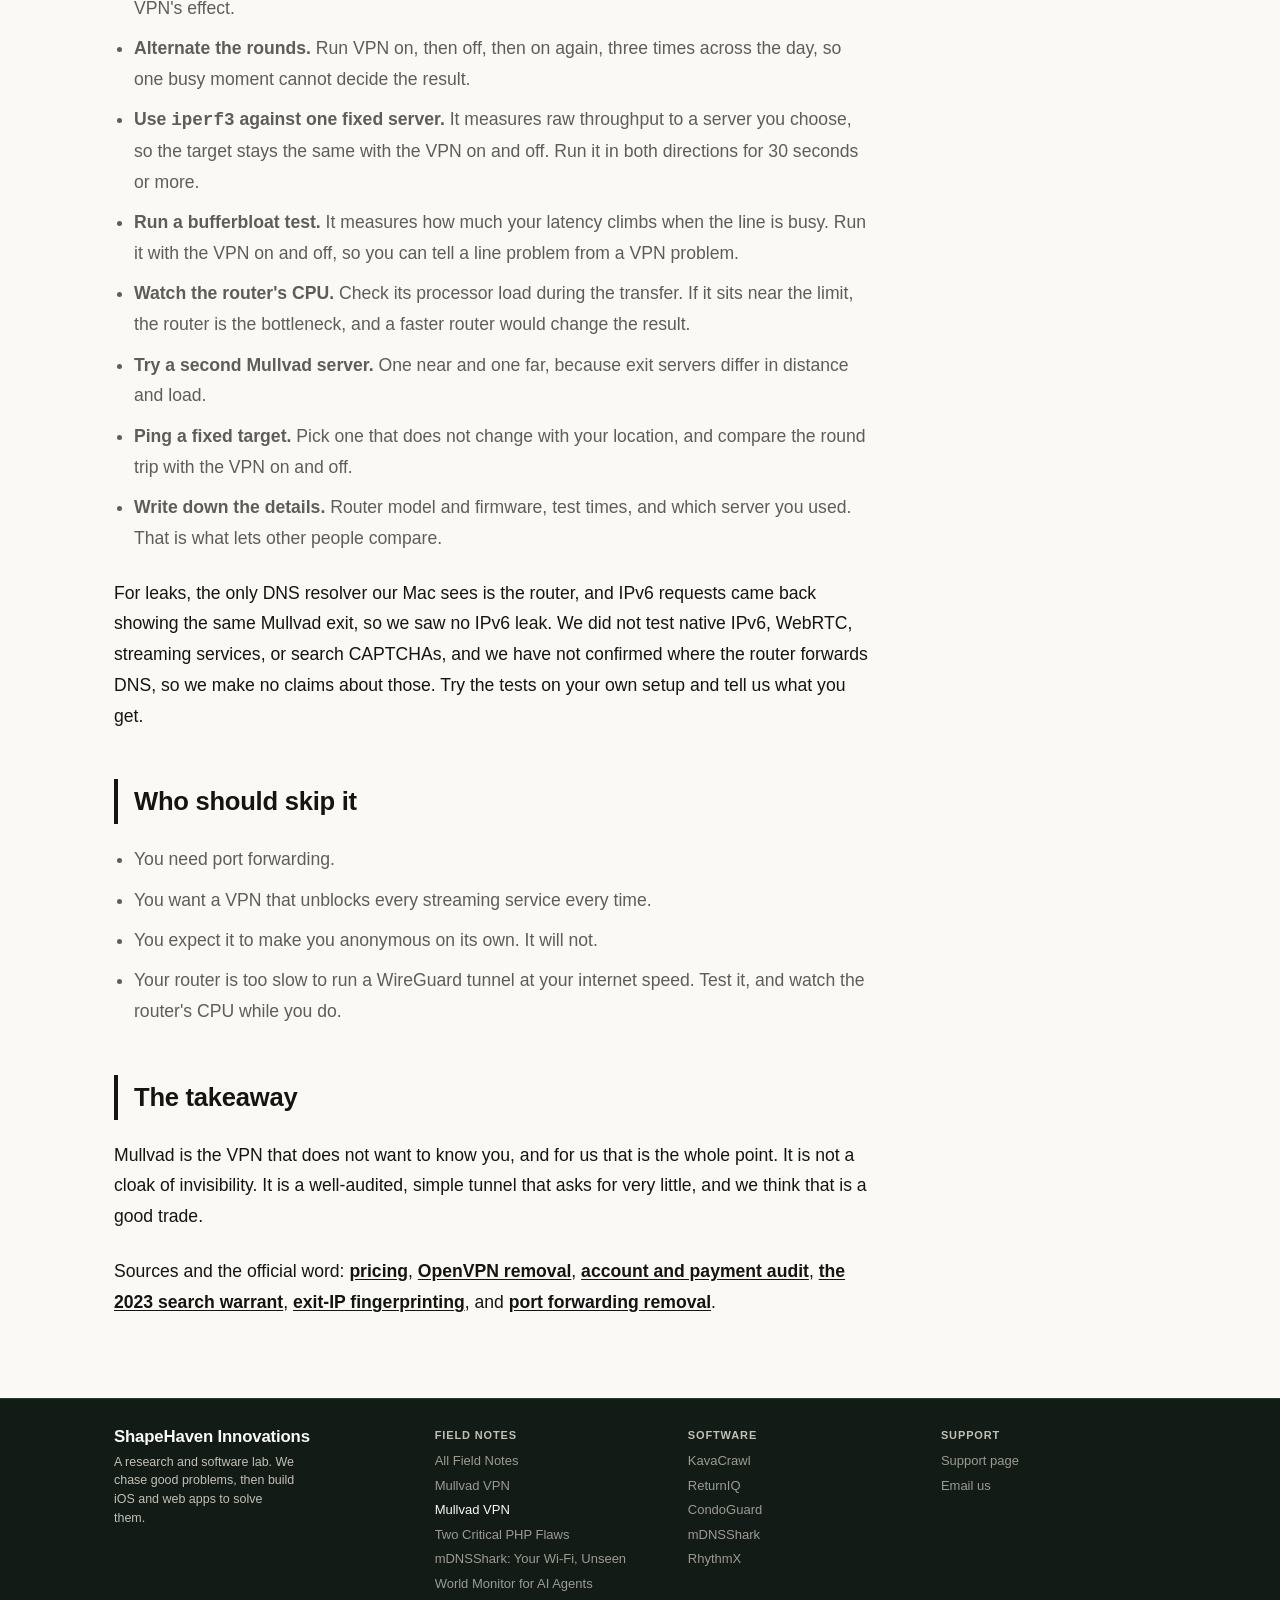
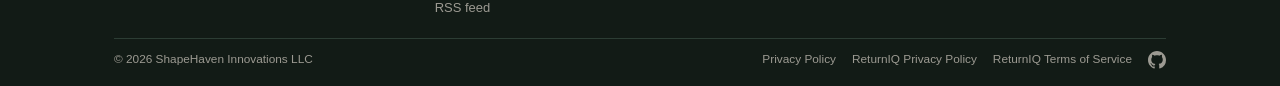
<file: blog/mullvad-vpn-spotlight.html>
<!DOCTYPE html>
<html lang="en">
  <head>
    <meta charset="UTF-8" />
    <meta name="viewport" content="width=device-width, initial-scale=1.0" />
    <title>The VPN That Doesn't Want to Know You (And That's the Point) | ShapeHaven Field Notes</title>
    <meta name="description" content="A not-sponsored look at Mullvad VPN: the account number instead of an email, the flat price, the audits, the limits, and a quick speed check on our own router." />
    <meta name="robots" content="index, follow" />
    <meta name="author" content="ShapeHaven Innovations" />

    <!-- Open Graph / Social Media -->
    <meta property="og:title" content="The VPN That Doesn't Want to Know You (And That's the Point)" />
    <meta property="og:description" content="A not-sponsored look at Mullvad VPN: the account number instead of an email, the flat price, the audits, the limits, and a quick speed check on our own router." />
    <meta property="og:image" content="https://shapehaveninnovations.com/images/og-image.png" />
    <meta property="og:image:width" content="1200" />
    <meta property="og:image:height" content="630" />
    <meta property="og:url" content="https://shapehaveninnovations.com/blog/mullvad-vpn-spotlight" />
    <meta property="og:type" content="article" />
    <meta property="article:published_time" content="2026-11-15" />
    <meta property="article:author" content="ShapeHaven Innovations" />

    <!-- Favicon -->
    <link rel="icon" type="image/png" href="/images/favicon.png" />
    <link rel="apple-touch-icon" href="/images/logo.png" />

    <!-- FOUC fix: apply theme before CSS renders -->
    <script>
      (function() {
        var t = localStorage.getItem('theme');
        if (t) document.documentElement.setAttribute('data-theme', t);
        // No saved choice: stay on the light theme. Dark is opt-in via the toggle.
      })();
    </script>
    <link rel="stylesheet" href="/style.css" />
    <link rel="canonical" href="https://shapehaveninnovations.com/blog/mullvad-vpn-spotlight" />
    <link rel="alternate" type="application/rss+xml" title="ShapeHaven Innovations Field Notes" href="https://shapehaveninnovations.com/feed.xml" />

    <!-- Twitter Card -->
    <meta name="twitter:card" content="summary_large_image" />
    <meta name="twitter:title" content="The VPN That Doesn't Want to Know You (And That's the Point)" />
    <meta name="twitter:description" content="A not-sponsored look at Mullvad VPN: the account number instead of an email, the flat price, the audits, the limits, and a quick speed check on our own router." />
    <meta name="twitter:image" content="https://shapehaveninnovations.com/images/og-image.png" />

    <style>
      .post-hero {
        text-align: left;
        max-width: 760px;
      }
      .blog-eyebrow {
        font-family: -apple-system, BlinkMacSystemFont, 'Segoe UI', Helvetica, Arial, sans-serif;
        font-size: 0.85rem;
        font-weight: 700;
        letter-spacing: 0.15em;
        text-transform: uppercase;
        color: var(--primary-color);
        margin-bottom: 1rem;
        display: block;
      }
      .post-hero h1 {
        font-size: 2.75rem;
        font-weight: 900;
        letter-spacing: -0.03em;
        line-height: 1.05;
        border-bottom: 4px solid var(--primary-color);
        padding-bottom: 1.5rem;
      }
      .post-meta {
        font-family: -apple-system, BlinkMacSystemFont, 'Segoe UI', Helvetica, Arial, sans-serif;
        font-size: 0.85rem;
        color: var(--light-text);
        margin-top: 1.25rem;
        letter-spacing: 0.02em;
      }
      .post-body {
        max-width: 760px;
        margin: 3rem 0 5rem;
        font-size: 1.1rem;
        line-height: 1.75;
        color: var(--text-color);
      }
      .post-body p {
        margin-bottom: 1.5rem;
      }
      .post-body h2 {
        font-size: 1.6rem;
        font-weight: 800;
        letter-spacing: -0.01em;
        margin: 3rem 0 1.25rem;
        border-left: 4px solid var(--primary-color);
        padding-left: 1rem;
      }
      .post-body a {
        color: var(--primary-color);
        font-weight: 600;
        text-decoration: underline;
        text-underline-offset: 2px;
      }
      .post-body ul {
        margin: 0 0 1.5rem 1.25rem;
      }
      .post-body li {
        margin-bottom: 0.6rem;
        color: var(--light-text);
      }
      .post-callout {
        border: 1px solid var(--border-color);
        border-left: 4px solid var(--primary-color);
        background: var(--card-bg);
        padding: 1.5rem 1.75rem;
        margin: 2.5rem 0;
        font-size: 1rem;
        color: var(--light-text);
      }
      .post-callout strong {
        color: var(--text-color);
      }
      .post-body .post-table-wrap { overflow-x: auto; margin: 0 0 1.5rem; }
      .post-body table.post-table { width: 100%; border-collapse: collapse; font-size: 0.95rem; }
      .post-body table.post-table th, .post-body table.post-table td { text-align: left; padding: 0.6rem 0.75rem; border-bottom: 1px solid var(--border-color); }
      .post-body table.post-table th { font-weight: 700; color: var(--text-color); }
      .post-body table.post-table td { color: var(--light-text); }
      .post-callout ul { margin: 0.75rem 0 0 1.25rem; }
      .post-cta {
        border-radius: 0;
        border: 1px solid var(--border-color);
        border-left: 4px solid var(--primary-color);
        padding: 2rem;
        margin-top: 3rem;
      }
      .post-cta h3 {
        margin-bottom: 0.75rem;
      }
    </style>

    <!-- Structured Data -->
    <script type="application/ld+json">
    {
      "@context": "https://schema.org",
      "@type": "BlogPosting",
      "headline": "The VPN That Doesn't Want to Know You (And That's the Point)",
      "description": "A not-sponsored look at Mullvad VPN: the account number instead of an email, the flat price, the audits, the limits, and a quick speed check on our own router.",
      "url": "https://shapehaveninnovations.com/blog/mullvad-vpn-spotlight",
      "datePublished": "2026-11-15",
      "dateModified": "2026-11-15",
      "author": { "@type": "Organization", "name": "ShapeHaven Innovations" },
      "publisher": { "@type": "Organization", "name": "ShapeHaven Innovations", "logo": { "@type": "ImageObject", "url": "https://shapehaveninnovations.com/images/logo.png" } },
      "image": "https://shapehaveninnovations.com/images/og-image.png",
      "mainEntityOfPage": { "@type": "WebPage", "@id": "https://shapehaveninnovations.com/blog/mullvad-vpn-spotlight" }
    }
    </script>
  </head>
  <body>
    <header>
      <div class="container">
        <div class="logo-container">
          <a href="/" class="logo-text">ShapeHaven Innovations</a>
        </div>
        <nav id="main-nav">
          <a href="/">Home</a>
          <a href="/blog/">Field Notes</a>
          <a href="https://github.com/Shapehaven-Innovations" target="_blank" rel="noopener">GitHub</a>
          <a href="/support.html">Support</a>
          <a href="/privacy.html">Privacy</a>
        </nav>
        <div class="header-actions">
          <button id="theme-toggle" class="theme-toggle" aria-label="Toggle dark mode">
            <svg xmlns="http://www.w3.org/2000/svg" width="20" height="20" viewBox="0 0 24 24" fill="currentColor" aria-hidden="true"><path d="M21 12.79A9 9 0 1 1 11.21 3 7 7 0 0 0 21 12.79z"/></svg>
          </button>
          <button id="hamburger" class="hamburger" aria-label="Toggle menu" aria-expanded="false">
            <span></span><span></span><span></span>
          </button>
        </div>
      </div>
    </header>

    <main>
      <div class="container">
        <div class="post-hero" style="margin-top: 4rem;">
          <span class="blog-eyebrow">// Dispatches / Tool Spotlight</span>
          <h1>The VPN That Doesn't Want to Know You (And That's the Point)</h1>
          <p class="post-meta">November 15, 2026 &middot; ShapeHaven Innovations</p>
        </div>

        <article class="post-body">
          <div class="post-callout">
            <strong>Disclosure:</strong> We are not sponsored by Mullvad. We pay for it ourselves, there are no
            affiliate links in this post, and nobody at Mullvad has seen it. We just like the product.
          </div>

          <div class="post-callout">
            <strong>TL;DR</strong>
            <ul>
              <li><strong>What it is:</strong> a Swedish VPN with a flat price and an account number instead of an email login.</li>
              <li><strong>Why it stands out:</strong> it asks for as little about you as it can, and it publishes its audits.</li>
              <li><strong>Who it is for:</strong> people who want a simple, no-fuss VPN and are fine with a few trade-offs. It is not magic anonymity, and we say why below.</li>
            </ul>
          </div>

          <p>
            Most VPN signups want your email, then a password, then a pile of marketing. Mullvad hands you a
            number and says: that is your account. Think of it as a coat-check ticket, not a name tag. Whoever
            holds the ticket gets the coat, and nobody has to ask who you are.
          </p>

          <h2>What is it?</h2>
          <p>
            Mullvad is a VPN service from Sweden. Since January 2026 it supports WireGuard only, after
            removing OpenVPN, and its apps turn on quantum-resistant tunnels by default. It also offers
            features like multihop, where traffic passes through two servers, and DAITA, which is meant to
            make traffic analysis harder and is only available on select servers. We use it for the simple part: a private tunnel out of our home
            network.
          </p>

          <h2>Why no email?</h2>
          <p>
            You get a random account number and use that to log in. In our experience, that is the whole
            signup. There is no email address for a breach to leak and no name to attach to the account. It
            is a small design choice that removes a whole category of "what do you know about me" questions.
          </p>

          <h2>What does it cost?</h2>
          <p>
            Mullvad charges a flat 5 euros a month, which is roughly $5.70 to $5.80 in US dollars at recent
            exchange rates, though the exact amount shifts with the rate. The price does not change if you
            pay for a longer term. You can pay by card or PayPal, or with more private options like cash by post, Monero, and
            Bitcoin. Check <a href="https://mullvad.net/en/pricing" target="_blank" rel="noopener">their pricing page</a>
            for today's options.
          </p>

          <h2>What we like</h2>
          <ul>
            <li><strong>One price, no games.</strong> No discount ladder and no "sale ends tonight".</li>
            <li><strong>Less data about us.</strong> An account number beats an email login.</li>
            <li><strong>Audited, and open about it.</strong> Mullvad has published security audits through 2026, including one of its account and payment systems and one of its WireGuard implementation. The most recent server audit we could find is from 2024. Audits support a no-logs policy, they do not prove one, so we call it an audited policy.</li>
            <li><strong>RAM-only servers.</strong> Mullvad says its VPN servers run from memory only, so a reboot wipes them. It also says each server is either owned or a dedicated rental.</li>
            <li><strong>It has been tested by a real raid.</strong> In April 2023 Swedish police arrived with a warrant. Mullvad says it holds no customer data to hand over, and the police left with nothing.</li>
          </ul>

          <h2>How we run it</h2>
          <p>
            We run Mullvad on our router, not on each device. That means everything on our home network goes
            through the tunnel, from laptops to the smart plug nobody remembers buying, with no app to install
            on each one. The trade-offs are real. It only covers us at home, so a phone on cellular needs the
            Mullvad app. And the tunnel speed depends on how powerful the router's processor is, which is
            exactly what we benchmark below.
          </p>

          <h2>Catch? What it cannot do</h2>
          <ul>
            <li><strong>It is not anonymity.</strong> A VPN moves trust from your internet provider to the VPN company. You still have to trust someone. Logins, cookies, and browser fingerprinting can identify you no matter which VPN you use, and how you pay can link you to an account.</li>
            <li><strong>Shared IP addresses.</strong> Lots of people use the same exit addresses, so some sites show more CAPTCHAs or block you. Streaming services are the usual victims.</li>
            <li><strong>No port forwarding.</strong> Mullvad removed it in 2023. If you host something at home and want to reach it through the VPN, that door is closed.</li>
            <li><strong>2026 bumps worth knowing about.</strong> In May, Mullvad published a write-up on exit-IP fingerprinting, where sites could link your sessions across servers, and described a planned server-side fix. Two Android leak issues in May and September were Android bugs, not Mullvad bugs, but traffic could leave the tunnel even with the block setting on. In July, a co-owner's personal donation to a Swedish political party caused a controversy, and Mullvad said it took no part in it.</li>
            <li><strong>One change for AdGuard users.</strong> Mullvad is shutting down its public encrypted DNS and told users to switch before November 2, 2026. It now sponsors Quad9 instead. If your DNS filter points at Mullvad's public DNS, check it.</li>
          </ul>

          <h2>A quick speed check</h2>
          <p>
            Here is a field note, not a lab report. We ran a few speed tests from one Mac over Wi-Fi on
            November 15, 2026, with Mullvad running on our router, and we ran the VPN-on and VPN-off tests
            within about ten minutes of each other. Speed is not why we like Mullvad, so treat this as
            supporting evidence. We did not test other providers, so we make no "fastest" claims. We are also
            not listing our router model, location, or exit server, so you cannot reproduce this exactly, and
            your numbers will differ. Speed figures are the median of 5 runs, with the range in brackets, and
            page loads cover 25 requests across 5 sites.
          </p>
          <div class="post-callout">
            <strong>Read these with care.</strong>
            <ul>
              <li>We tested over Wi-Fi, not a wired connection, so some of the variation comes from the wireless link.</li>
              <li>It was one Mac on one afternoon, with five runs per setting. Treat the numbers as a snapshot, not a verdict.</li>
              <li>We ran VPN-on first and VPN-off about ten minutes later, so a change on our line in between could skew either result.</li>
              <li>The speed tool measures against servers run by Apple, and the VPN changes which of them we reach. Some of the gap may be routing and not the tunnel itself.</li>
              <li>Ping includes the extra distance to the VPN's exit server, so it says more about geography than about Mullvad's overhead.</li>
              <li>We did not watch the router's processor during the tests. On many routers a WireGuard tunnel is limited by the CPU, so a lower download speed can mean the router ran out of power, not that the VPN is slow.</li>
            </ul>
          </div>
          <div class="post-table-wrap">
            <table class="post-table">
              <thead>
                <tr><th>Test</th><th>VPN on</th><th>VPN off</th></tr>
              </thead>
              <tbody>
                <tr><td>Download</td><td>522 Mbps (477 to 566)</td><td>691 Mbps (645 to 729)</td></tr>
                <tr><td>Upload</td><td>46 Mbps (44 to 47)</td><td>45 Mbps (45 to 48)</td></tr>
                <tr><td>Ping to a public DNS resolver, 50 pings</td><td>36 ms average, 0% loss</td><td>25 ms average, 0% loss</td></tr>
                <tr><td>Responsiveness under download load</td><td>463 RPM (415 to 503)</td><td>802 RPM (646 to 961)</td></tr>
                <tr><td>Responsiveness under upload load</td><td>73 RPM (51 to 82)</td><td>78 RPM (61 to 115)</td></tr>
                <tr><td>Page load, 5 sites</td><td>0.30 s median (0.14 to 0.54)</td><td>0.29 s median (0.10 to 0.43)</td></tr>
              </tbody>
            </table>
          </div>
          <p>
            In this test, download speed was about a quarter lower with the VPN on (522 against 691 Mbps), and
            ping was about 11 milliseconds higher. Upload speed did not change, and page loads were about the
            same, 0.30 seconds against 0.29. Responsiveness under download load was lower with the VPN on. No
            test had packet loss or a failed request. We read this as what happened on our setup with one exit
            server, not as a general cost of using Mullvad.
          </p>
          <p>
            One result is not the VPN's doing. Responsiveness under upload load was rated "Low" both with the
            VPN on and with it off, so something on our line or router queues up when we upload. That is a
            note for us to chase, not a mark against Mullvad. Our download speed also varied by roughly 12 to 17%
            between runs, and the first request to each site includes a one-time DNS lookup, which nudges
            page-load numbers up a little in both columns.
          </p>

          <h2>How we would test it properly</h2>
          <p>
            If you want to check a VPN on your own network, or hold our numbers to a higher standard, here is
            what we recommend, and what we plan to do in our next round.
          </p>
          <ul>
            <li><strong>Plug in.</strong> Use a wired connection for the test computer, so Wi-Fi noise does not drown out the VPN's effect.</li>
            <li><strong>Alternate the rounds.</strong> Run VPN on, then off, then on again, three times across the day, so one busy moment cannot decide the result.</li>
            <li><strong>Use <code>iperf3</code> against one fixed server.</strong> It measures raw throughput to a server you choose, so the target stays the same with the VPN on and off. Run it in both directions for 30 seconds or more.</li>
            <li><strong>Run a bufferbloat test.</strong> It measures how much your latency climbs when the line is busy. Run it with the VPN on and off, so you can tell a line problem from a VPN problem.</li>
            <li><strong>Watch the router's CPU.</strong> Check its processor load during the transfer. If it sits near the limit, the router is the bottleneck, and a faster router would change the result.</li>
            <li><strong>Try a second Mullvad server.</strong> One near and one far, because exit servers differ in distance and load.</li>
            <li><strong>Ping a fixed target.</strong> Pick one that does not change with your location, and compare the round trip with the VPN on and off.</li>
            <li><strong>Write down the details.</strong> Router model and firmware, test times, and which server you used. That is what lets other people compare.</li>
          </ul>
          <p>
            For leaks, the only DNS resolver our Mac sees is the router, and IPv6 requests came back showing the
            same Mullvad exit, so we saw no IPv6 leak. We did not test native IPv6, WebRTC, streaming services,
            or search CAPTCHAs, and we have not confirmed where the router forwards DNS, so we make no claims
            about those. Try the tests on your own setup and tell us what you get.
          </p>

          <h2>Who should skip it</h2>
          <ul>
            <li>You need port forwarding.</li>
            <li>You want a VPN that unblocks every streaming service every time.</li>
            <li>You expect it to make you anonymous on its own. It will not.</li>
            <li>Your router is too slow to run a WireGuard tunnel at your internet speed. Test it, and watch the router's CPU while you do.</li>
          </ul>

          <h2>The takeaway</h2>
          <p>
            Mullvad is the VPN that does not want to know you, and for us that is the whole point. It is not
            a cloak of invisibility. It is a well-audited, simple tunnel that asks for very little, and we
            think that is a good trade.
          </p>
          <p>
            Sources and the official word:
            <a href="https://mullvad.net/en/pricing" target="_blank" rel="noopener">pricing</a>,
            <a href="https://mullvad.net/en/blog/removing-openvpn-15th-january-2026" target="_blank" rel="noopener">OpenVPN removal</a>,
            <a href="https://mullvad.net/en/blog/2026/1/21/new-security-audit-of-account-and-payment-services" target="_blank" rel="noopener">account and payment audit</a>,
            <a href="https://mullvad.net/en/blog/2023/4/20/mullvad-vpn-was-subject-to-a-search-warrant-customer-data-not-compromised" target="_blank" rel="noopener">the 2023 search warrant</a>,
            <a href="https://mullvad.net/en/blog/2026/5/20/exit-ip-fingerprinting-between-vpn-servers" target="_blank" rel="noopener">exit-IP fingerprinting</a>, and
            <a href="https://mullvad.net/en/blog/2023/5/29/removing-the-support-for-forwarded-ports" target="_blank" rel="noopener">port forwarding removal</a>.
          </p>
        </article>
        <!-- post-body ends -->
      </div>
    </main>

    <!-- footer:start -->
    <footer class="site-footer">
      <div class="site-footer__inner">
        <div class="site-footer__top">
          <div class="site-footer__brandcol">
            <p class="site-footer__wordmark">ShapeHaven Innovations</p>
            <p class="site-footer__about">A research and software lab. We chase good problems, then build iOS and web apps to solve them.</p>
          </div>

          <div class="site-footer__col">
            <h2 class="site-footer__heading">Field Notes</h2>
            <ul class="site-footer__list">
              <li><a href="/blog/">All Field Notes</a></li>
              <li><a href="/blog/mullvad-vpn-spotlight" title="The VPN That Doesn't Want to Know You (And That's the Point)">Mullvad VPN</a></li>
              <li><span aria-current="page" title="The VPN That Doesn't Want to Know You (And That's the Point)">Mullvad VPN</span></li>
              <li><a href="/blog/php-critical-rce-patch" title="Two Critical PHP Flaws: What to Check and Patch Today">Two Critical PHP Flaws</a></li>
              <li><a href="/blog/mdnsshark-app" title="mDNSShark: See Everything on Your Wi-Fi, Without Sending a Byte Out">mDNSShark: Your Wi-Fi, Unseen</a></li>
              <li><a href="/blog/worldmonitor-app" title="World Monitor: An Open-Source Dashboard Built for AI Agents">World Monitor for AI Agents</a></li>
              <li><a href="/feed.xml" target="_blank" rel="noopener">RSS feed</a></li>
            </ul>
          </div>

          <div class="site-footer__col">
            <h2 class="site-footer__heading">Software</h2>
            <ul class="site-footer__list">
              <li><a href="https://kavacrawl.app/" target="_blank" rel="noopener">KavaCrawl</a></li>
              <li><a href="https://returniq.shapehaveninnovations.com/" target="_blank" rel="noopener">ReturnIQ</a></li>
              <li><a href="https://condoguard.app/" target="_blank" rel="noopener">CondoGuard</a></li>
              <li><a href="https://mdnsshark.shapehaveninnovations.com/" target="_blank" rel="noopener">mDNSShark</a></li>
              <li><a href="https://rhythmx.shapehaveninnovations.com/" target="_blank" rel="noopener">RhythmX</a></li>
            </ul>
          </div>

          <div class="site-footer__col">
            <h2 class="site-footer__heading">Support</h2>
            <ul class="site-footer__list">
              <li><a href="/support.html">Support page</a></li>
              <li><a href="mailto:info@shapehaveninnovations.com">Email us</a></li>
            </ul>
          </div>
        </div>

        <div class="site-footer__bottom">
          <p class="site-footer__copyright">&copy; 2026 ShapeHaven Innovations LLC</p>
          <ul class="site-footer__legal">
            <li><a href="/privacy.html">Privacy Policy</a></li>
              <li><a href="/returniq-privacy.html">ReturnIQ Privacy Policy</a></li>
              <li><a href="/returniq-terms.html">ReturnIQ Terms of Service</a></li>
            <li><a class="site-footer__icon" href="https://github.com/Shapehaven-Innovations" target="_blank" rel="noopener" aria-label="ShapeHaven Innovations on GitHub (opens in a new tab)"><svg viewBox="0 0 16 16" width="18" height="18" aria-hidden="true" focusable="false"><path fill="currentColor" d="M8 0C3.58 0 0 3.58 0 8c0 3.54 2.29 6.53 5.47 7.59.4.07.55-.17.55-.38 0-.19-.01-.82-.01-1.49-2.01.37-2.53-.49-2.69-.94-.09-.23-.48-.94-.82-1.13-.28-.15-.68-.52-.01-.53.63-.01 1.08.58 1.23.82.72 1.21 1.87.87 2.33.66.07-.52.28-.87.51-1.07-1.78-.2-3.64-.89-3.64-3.95 0-.87.31-1.59.82-2.15-.08-.2-.36-1.02.08-2.12 0 0 .67-.21 2.2.82.64-.18 1.32-.27 2-.27.68 0 1.36.09 2 .27 1.53-1.04 2.2-.82 2.2-.82.44 1.1.16 1.92.08 2.12.51.56.82 1.27.82 2.15 0 3.07-1.87 3.75-3.65 3.95.29.25.54.73.54 1.48 0 1.07-.01 1.93-.01 2.2 0 .21.15.46.55.38A8.013 8.013 0 0016 8c0-4.42-3.58-8-8-8z"/></svg></a></li>
          </ul>
        </div>
      </div>
    </footer>
    <!-- footer:end -->

    <script src="/config.js"></script>
    <script src="/space-hero.js"></script>
    <script src="/journal-hero.js"></script>
    <script src="/project-hero.js"></script>
    <script src="/script.js"></script>
    <script src="/transitions.js"></script>

    <!-- Cloudflare Web Analytics -->
    <script defer src="https://static.cloudflareinsights.com/beacon.min.js" data-cf-beacon='{"token": "6412781782134cada0f6ec322c5bb820"}'></script>
    <!-- End Cloudflare Web Analytics -->
  </body>
</html>
</file>
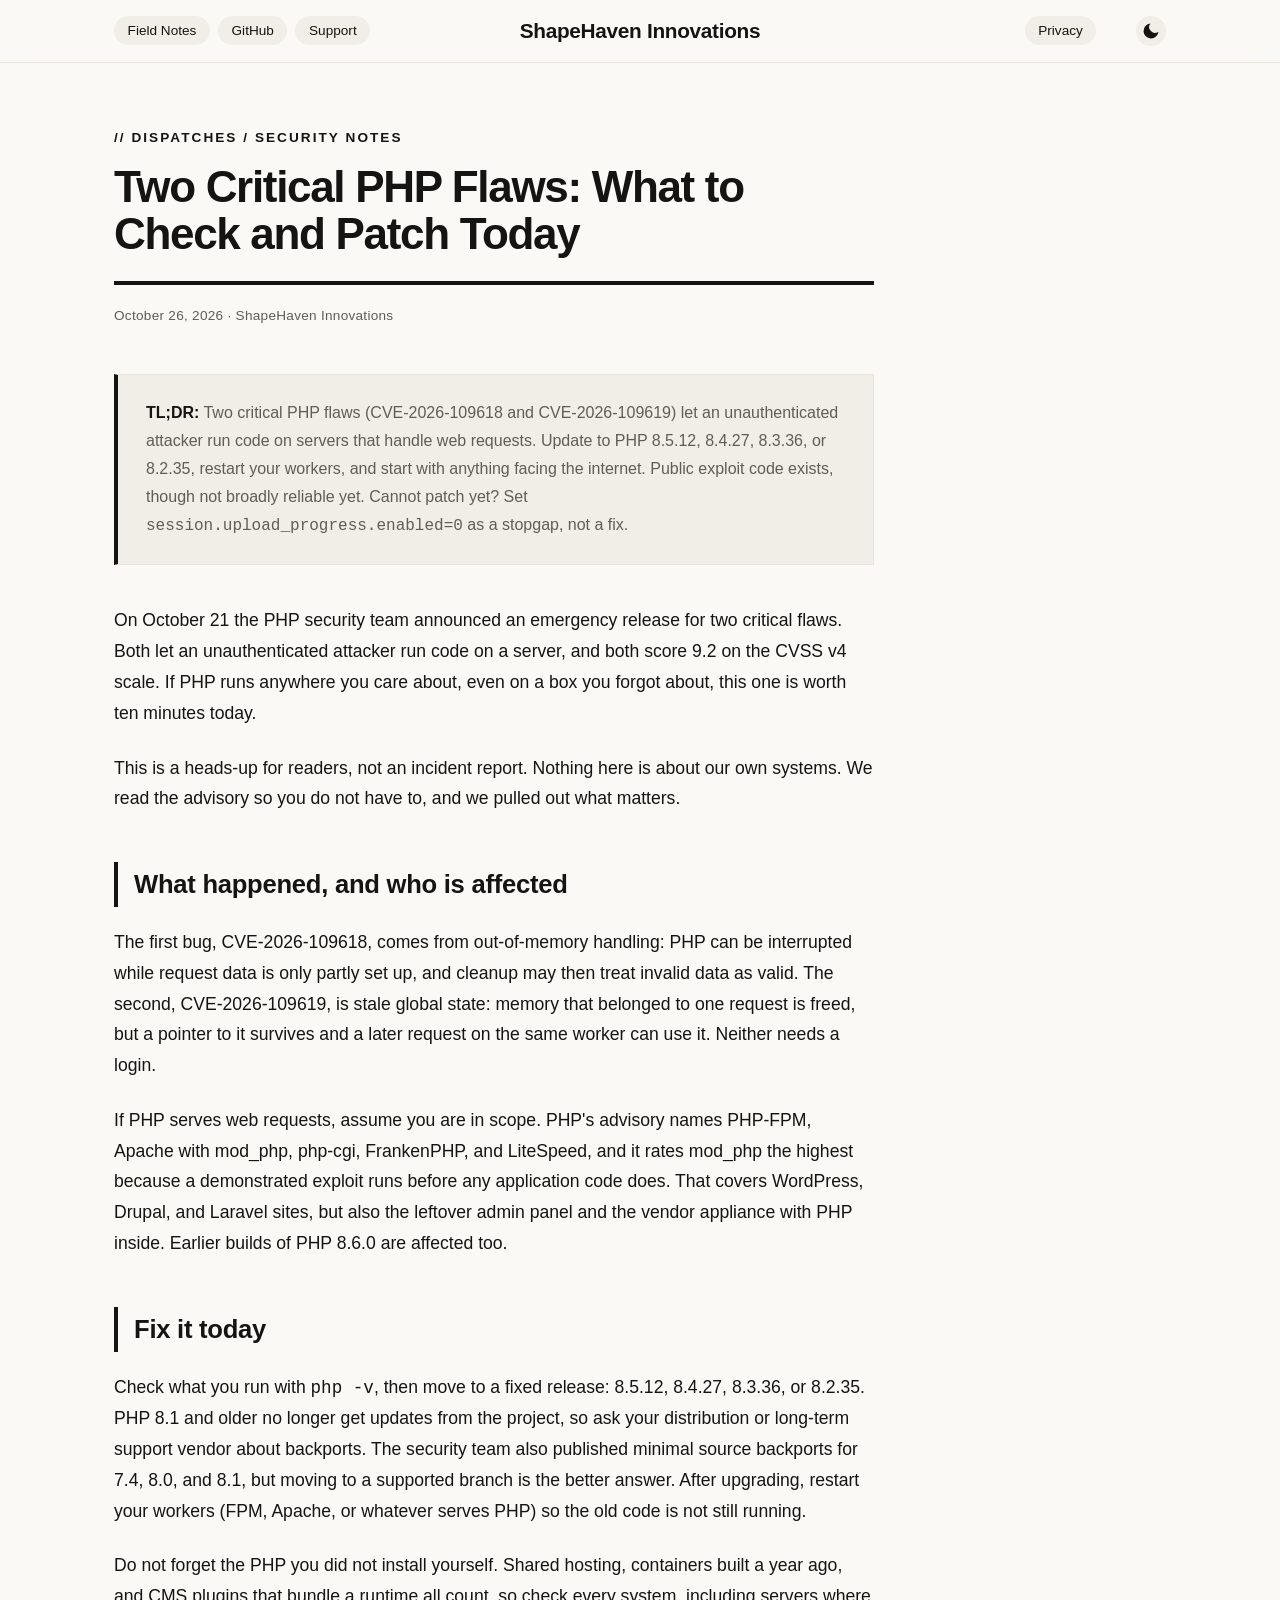
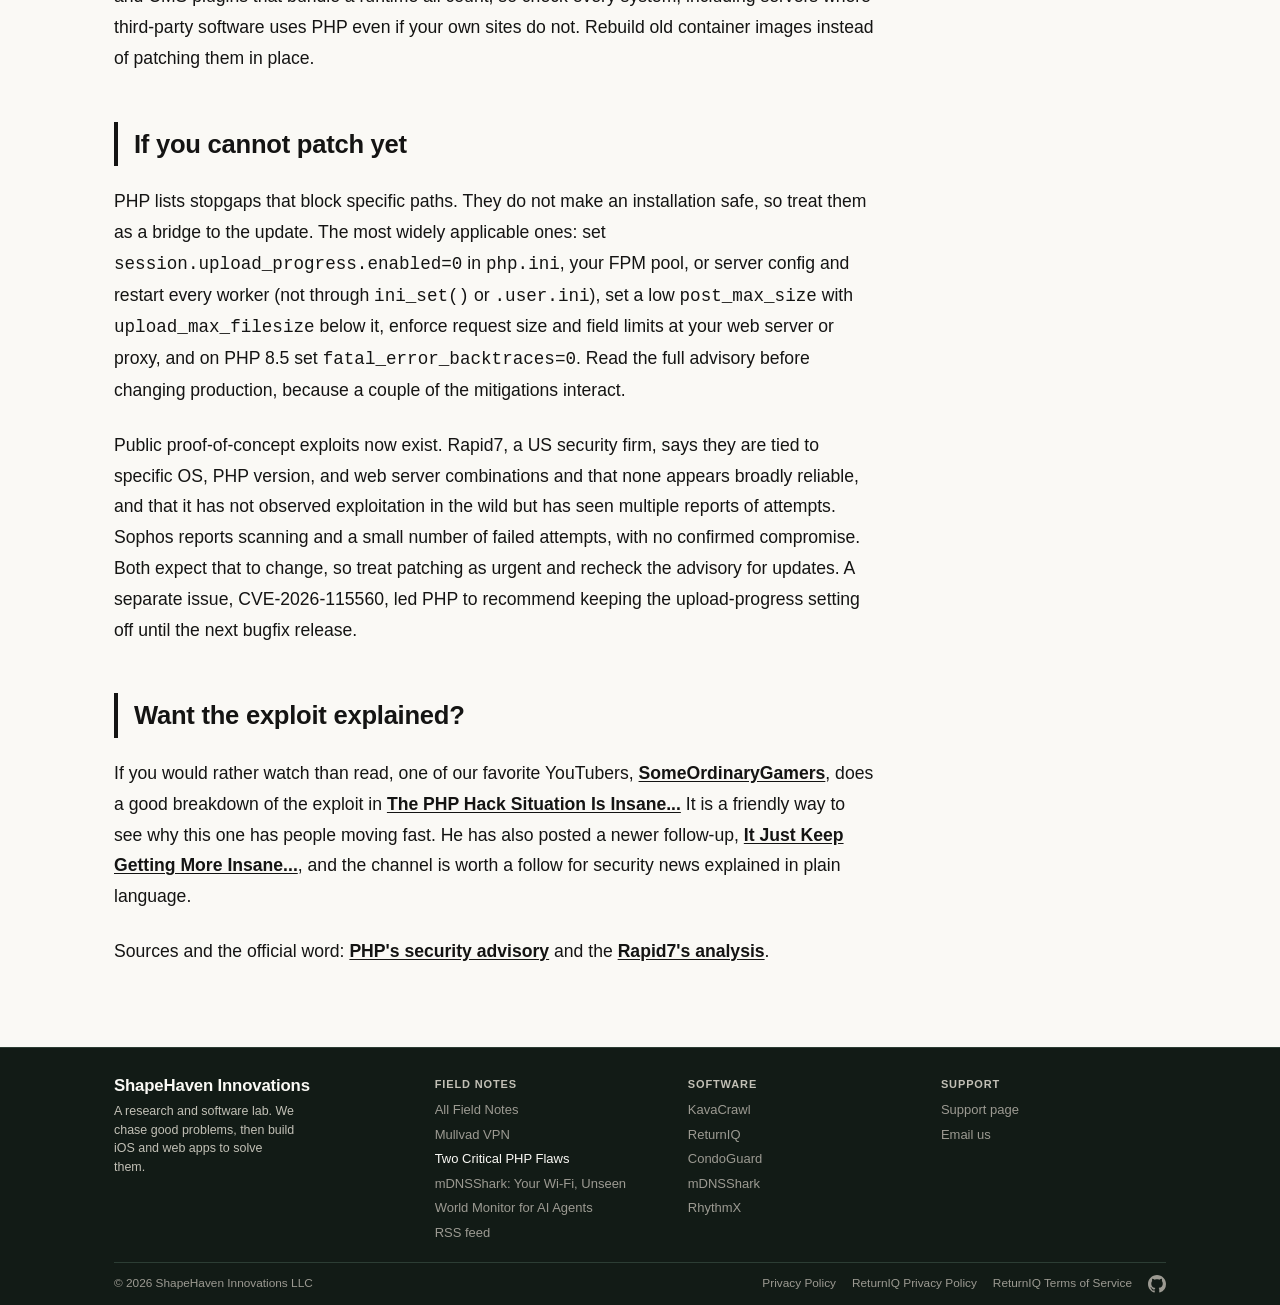
<file: blog/php-critical-rce-patch.html>
<!DOCTYPE html>
<html lang="en">
  <head>
    <meta charset="UTF-8" />
    <meta name="viewport" content="width=device-width, initial-scale=1.0" />
    <title>Two Critical PHP Flaws: What to Check and Patch Today | ShapeHaven Field Notes</title>
    <meta name="description" content="Two critical PHP remote code execution flaws, CVE-2026-109618 and CVE-2026-109619, were announced October 21. Here is who is affected, which versions fix them, and what to do if you cannot patch yet." />
    <meta name="robots" content="index, follow" />
    <meta name="author" content="ShapeHaven Innovations" />

    <!-- Open Graph / Social Media -->
    <meta property="og:title" content="Two Critical PHP Flaws: What to Check and Patch Today" />
    <meta property="og:description" content="Two critical PHP remote code execution flaws, CVE-2026-109618 and CVE-2026-109619, were announced October 21. Here is who is affected, which versions fix them, and what to do if you cannot patch yet." />
    <meta property="og:image" content="https://shapehaveninnovations.com/images/og-image.png" />
    <meta property="og:image:width" content="1200" />
    <meta property="og:image:height" content="630" />
    <meta property="og:url" content="https://shapehaveninnovations.com/blog/php-critical-rce-patch" />
    <meta property="og:type" content="article" />
    <meta property="article:published_time" content="2026-10-26" />
    <meta property="article:author" content="ShapeHaven Innovations" />

    <!-- Favicon -->
    <link rel="icon" type="image/png" href="/images/favicon.png" />
    <link rel="apple-touch-icon" href="/images/logo.png" />

    <!-- FOUC fix: apply theme before CSS renders -->
    <script>
      (function() {
        var t = localStorage.getItem('theme');
        if (t) document.documentElement.setAttribute('data-theme', t);
        // No saved choice: stay on the light theme. Dark is opt-in via the toggle.
      })();
    </script>
    <link rel="stylesheet" href="/style.css" />
    <link rel="canonical" href="https://shapehaveninnovations.com/blog/php-critical-rce-patch" />
    <link rel="alternate" type="application/rss+xml" title="ShapeHaven Innovations Field Notes" href="https://shapehaveninnovations.com/feed.xml" />

    <!-- Twitter Card -->
    <meta name="twitter:card" content="summary_large_image" />
    <meta name="twitter:title" content="Two Critical PHP Flaws: What to Check and Patch Today" />
    <meta name="twitter:description" content="Two critical PHP remote code execution flaws, CVE-2026-109618 and CVE-2026-109619, were announced October 21. Here is who is affected, which versions fix them, and what to do if you cannot patch yet." />
    <meta name="twitter:image" content="https://shapehaveninnovations.com/images/og-image.png" />

    <style>
      .post-hero {
        text-align: left;
        max-width: 760px;
      }
      .blog-eyebrow {
        font-family: -apple-system, BlinkMacSystemFont, 'Segoe UI', Helvetica, Arial, sans-serif;
        font-size: 0.85rem;
        font-weight: 700;
        letter-spacing: 0.15em;
        text-transform: uppercase;
        color: var(--primary-color);
        margin-bottom: 1rem;
        display: block;
      }
      .post-hero h1 {
        font-size: 2.75rem;
        font-weight: 900;
        letter-spacing: -0.03em;
        line-height: 1.05;
        border-bottom: 4px solid var(--primary-color);
        padding-bottom: 1.5rem;
      }
      .post-meta {
        font-family: -apple-system, BlinkMacSystemFont, 'Segoe UI', Helvetica, Arial, sans-serif;
        font-size: 0.85rem;
        color: var(--light-text);
        margin-top: 1.25rem;
        letter-spacing: 0.02em;
      }
      .post-body {
        max-width: 760px;
        margin: 3rem 0 5rem;
        font-size: 1.1rem;
        line-height: 1.75;
        color: var(--text-color);
      }
      .post-body p {
        margin-bottom: 1.5rem;
      }
      .post-body h2 {
        font-size: 1.6rem;
        font-weight: 800;
        letter-spacing: -0.01em;
        margin: 3rem 0 1.25rem;
        border-left: 4px solid var(--primary-color);
        padding-left: 1rem;
      }
      .post-body a {
        color: var(--primary-color);
        font-weight: 600;
        text-decoration: underline;
        text-underline-offset: 2px;
      }
      .post-body ul {
        margin: 0 0 1.5rem 1.25rem;
      }
      .post-body li {
        margin-bottom: 0.6rem;
        color: var(--light-text);
      }
      .post-callout {
        border: 1px solid var(--border-color);
        border-left: 4px solid var(--primary-color);
        background: var(--card-bg);
        padding: 1.5rem 1.75rem;
        margin: 2.5rem 0;
        font-size: 1rem;
        color: var(--light-text);
      }
      .post-callout strong {
        color: var(--text-color);
      }
      .post-cta {
        border-radius: 0;
        border: 1px solid var(--border-color);
        border-left: 4px solid var(--primary-color);
        padding: 2rem;
        margin-top: 3rem;
      }
      .post-cta h3 {
        margin-bottom: 0.75rem;
      }
    </style>

    <!-- Structured Data -->
    <script type="application/ld+json">
    {
      "@context": "https://schema.org",
      "@type": "BlogPosting",
      "headline": "Two Critical PHP Flaws: What to Check and Patch Today",
      "description": "Two critical PHP remote code execution flaws, CVE-2026-109618 and CVE-2026-109619, were announced October 21. Here is who is affected, which versions fix them, and what to do if you cannot patch yet.",
      "url": "https://shapehaveninnovations.com/blog/php-critical-rce-patch",
      "datePublished": "2026-10-26",
      "dateModified": "2026-10-26",
      "author": { "@type": "Organization", "name": "ShapeHaven Innovations" },
      "publisher": { "@type": "Organization", "name": "ShapeHaven Innovations", "logo": { "@type": "ImageObject", "url": "https://shapehaveninnovations.com/images/logo.png" } },
      "image": "https://shapehaveninnovations.com/images/og-image.png",
      "mainEntityOfPage": { "@type": "WebPage", "@id": "https://shapehaveninnovations.com/blog/php-critical-rce-patch" }
    }
    </script>
  </head>
  <body>
    <header>
      <div class="container">
        <div class="logo-container">
          <a href="/" class="logo-text">ShapeHaven Innovations</a>
        </div>
        <nav id="main-nav">
          <a href="/">Home</a>
          <a href="/blog/">Field Notes</a>
          <a href="https://github.com/Shapehaven-Innovations" target="_blank" rel="noopener">GitHub</a>
          <a href="/support.html">Support</a>
          <a href="/privacy.html">Privacy</a>
        </nav>
        <div class="header-actions">
          <button id="theme-toggle" class="theme-toggle" aria-label="Toggle dark mode">
            <svg xmlns="http://www.w3.org/2000/svg" width="20" height="20" viewBox="0 0 24 24" fill="currentColor" aria-hidden="true"><path d="M21 12.79A9 9 0 1 1 11.21 3 7 7 0 0 0 21 12.79z"/></svg>
          </button>
          <button id="hamburger" class="hamburger" aria-label="Toggle menu" aria-expanded="false">
            <span></span><span></span><span></span>
          </button>
        </div>
      </div>
    </header>

    <main>
      <div class="container">
        <div class="post-hero" style="margin-top: 4rem;">
          <span class="blog-eyebrow">// Dispatches / Security Notes</span>
          <h1>Two Critical PHP Flaws: What to Check and Patch Today</h1>
          <p class="post-meta">October 26, 2026 &middot; ShapeHaven Innovations</p>
        </div>

        <article class="post-body">
          <div class="post-callout">
            <strong>TL;DR:</strong> Two critical PHP flaws (CVE-2026-109618 and CVE-2026-109619) let an
            unauthenticated attacker run code on servers that handle web requests. Update to PHP 8.5.12,
            8.4.27, 8.3.36, or 8.2.35, restart your workers, and start with anything facing the internet.
            Public exploit code exists, though not broadly reliable yet. Cannot patch yet? Set <code>session.upload_progress.enabled=0</code> as a stopgap, not a fix.
          </div>

          <p>
            On October 21 the PHP security team announced an emergency release for two critical flaws. Both
            let an unauthenticated attacker run code on a server, and both score 9.2 on the CVSS v4 scale.
            If PHP runs anywhere you care about, even on a box you forgot about, this one is worth ten
            minutes today.
          </p>

          <p>
            This is a heads-up for readers, not an incident report. Nothing here is about our own systems.
            We read the advisory so you do not have to, and we pulled out what matters.
          </p>

          <h2>What happened, and who is affected</h2>
          <p>
            The first bug, CVE-2026-109618, comes from out-of-memory handling: PHP can be interrupted while
            request data is only partly set up, and cleanup may then treat invalid data as valid. The second,
            CVE-2026-109619, is stale global state: memory that belonged to one request is freed, but a
            pointer to it survives and a later request on the same worker can use it. Neither needs a login.
          </p>
          <p>
            If PHP serves web requests, assume you are in scope. PHP's advisory names PHP-FPM, Apache with
            mod_php, php-cgi, FrankenPHP, and LiteSpeed, and it rates mod_php the highest because a
            demonstrated exploit runs before any application code does. That covers WordPress, Drupal, and
            Laravel sites, but also the leftover admin panel and the vendor appliance with PHP inside. Earlier
            builds of PHP 8.6.0 are affected too.
          </p>

          <h2>Fix it today</h2>
          <p>
            Check what you run with <code>php -v</code>, then move to a fixed release: 8.5.12, 8.4.27,
            8.3.36, or 8.2.35. PHP 8.1 and older no longer get updates from the project, so ask your
            distribution or long-term support vendor about backports. The security team also published
            minimal source backports for 7.4, 8.0, and 8.1, but moving to a supported branch is the better
            answer. After upgrading, restart your workers (FPM, Apache, or whatever serves PHP) so the old
            code is not still running.
          </p>
          <p>
            Do not forget the PHP you did not install yourself. Shared hosting, containers built a year ago,
            and CMS plugins that bundle a runtime all count, so check every system, including servers where
            third-party software uses PHP even if your own sites do not. Rebuild old container images instead
            of patching them in place.
          </p>

          <h2>If you cannot patch yet</h2>
          <p>
            PHP lists stopgaps that block specific paths. They do not make an installation safe, so treat
            them as a bridge to the update. The most widely applicable ones: set
            <code>session.upload_progress.enabled=0</code> in <code>php.ini</code>, your FPM pool, or server
            config and restart every worker (not through <code>ini_set()</code> or <code>.user.ini</code>),
            set a low <code>post_max_size</code> with <code>upload_max_filesize</code> below it, enforce
            request size and field limits at your web server or proxy, and on PHP 8.5 set
            <code>fatal_error_backtraces=0</code>. Read the full advisory before changing production, because
            a couple of the mitigations interact.
          </p>
          <p>
            Public proof-of-concept exploits now exist. Rapid7, a US security firm, says they are tied to
            specific OS, PHP version, and web server combinations and that none appears broadly reliable,
            and that it has not observed exploitation in the wild but has seen multiple reports of
            attempts. Sophos reports scanning and a small number of failed attempts, with no confirmed
            compromise. Both expect that to change, so treat patching as urgent and recheck the advisory
            for updates. A separate issue, CVE-2026-115560, led PHP to recommend keeping the upload-progress
            setting off until the next bugfix release.
          </p>

          <h2>Want the exploit explained?</h2>
          <p>
            If you would rather watch than read, one of our favorite YouTubers,
            <a href="https://www.youtube.com/@SomeOrdinaryGamers" target="_blank" rel="noopener">SomeOrdinaryGamers</a>,
            does a good breakdown of the exploit in
            <a href="https://youtu.be/36uh0Cs-Yvc" target="_blank" rel="noopener">The PHP Hack Situation Is Insane...</a>
            It is a friendly way to see why this one has people moving fast. He has also posted a newer
            follow-up, <a href="https://youtu.be/Y7kIoBkls5w" target="_blank" rel="noopener">It Just Keep Getting More Insane...</a>,
            and the channel is worth a follow for security news explained in plain language.
          </p>
          <p>
            Sources and the official word:
            <a href="https://www.php.net/archive/2026.php#2026-10-21-5" target="_blank" rel="noopener">PHP's security advisory</a>
            and the
            <a href="https://www.rapid7.com/blog/post/etr-cve-2026-109618-and-cve-2026-109619-critical-unauthenticated-remote-code-execution-in-php/" target="_blank" rel="noopener">Rapid7's analysis</a>.
          </p>
        </article>
        <!-- post-body ends -->
      </div>
    </main>

    <!-- footer:start -->
    <footer class="site-footer">
      <div class="site-footer__inner">
        <div class="site-footer__top">
          <div class="site-footer__brandcol">
            <p class="site-footer__wordmark">ShapeHaven Innovations</p>
            <p class="site-footer__about">A research and software lab. We chase good problems, then build iOS and web apps to solve them.</p>
          </div>

          <div class="site-footer__col">
            <h2 class="site-footer__heading">Field Notes</h2>
            <ul class="site-footer__list">
              <li><a href="/blog/">All Field Notes</a></li>
              <li><a href="/blog/mullvad-vpn-spotlight" title="The VPN That Doesn't Want to Know You (And That's the Point)">Mullvad VPN</a></li>
              <li><span aria-current="page" title="Two Critical PHP Flaws: What to Check and Patch Today">Two Critical PHP Flaws</span></li>
              <li><a href="/blog/mdnsshark-app" title="mDNSShark: See Everything on Your Wi-Fi, Without Sending a Byte Out">mDNSShark: Your Wi-Fi, Unseen</a></li>
              <li><a href="/blog/worldmonitor-app" title="World Monitor: An Open-Source Dashboard Built for AI Agents">World Monitor for AI Agents</a></li>
              <li><a href="/feed.xml" target="_blank" rel="noopener">RSS feed</a></li>
            </ul>
          </div>

          <div class="site-footer__col">
            <h2 class="site-footer__heading">Software</h2>
            <ul class="site-footer__list">
              <li><a href="https://kavacrawl.app/" target="_blank" rel="noopener">KavaCrawl</a></li>
              <li><a href="https://returniq.shapehaveninnovations.com/" target="_blank" rel="noopener">ReturnIQ</a></li>
              <li><a href="https://condoguard.app/" target="_blank" rel="noopener">CondoGuard</a></li>
              <li><a href="https://mdnsshark.shapehaveninnovations.com/" target="_blank" rel="noopener">mDNSShark</a></li>
              <li><a href="https://rhythmx.shapehaveninnovations.com/" target="_blank" rel="noopener">RhythmX</a></li>
            </ul>
          </div>

          <div class="site-footer__col">
            <h2 class="site-footer__heading">Support</h2>
            <ul class="site-footer__list">
              <li><a href="/support.html">Support page</a></li>
              <li><a href="mailto:info@shapehaveninnovations.com">Email us</a></li>
            </ul>
          </div>
        </div>

        <div class="site-footer__bottom">
          <p class="site-footer__copyright">&copy; 2026 ShapeHaven Innovations LLC</p>
          <ul class="site-footer__legal">
            <li><a href="/privacy.html">Privacy Policy</a></li>
              <li><a href="/returniq-privacy.html">ReturnIQ Privacy Policy</a></li>
              <li><a href="/returniq-terms.html">ReturnIQ Terms of Service</a></li>
            <li><a class="site-footer__icon" href="https://github.com/Shapehaven-Innovations" target="_blank" rel="noopener" aria-label="ShapeHaven Innovations on GitHub (opens in a new tab)"><svg viewBox="0 0 16 16" width="18" height="18" aria-hidden="true" focusable="false"><path fill="currentColor" d="M8 0C3.58 0 0 3.58 0 8c0 3.54 2.29 6.53 5.47 7.59.4.07.55-.17.55-.38 0-.19-.01-.82-.01-1.49-2.01.37-2.53-.49-2.69-.94-.09-.23-.48-.94-.82-1.13-.28-.15-.68-.52-.01-.53.63-.01 1.08.58 1.23.82.72 1.21 1.87.87 2.33.66.07-.52.28-.87.51-1.07-1.78-.2-3.64-.89-3.64-3.95 0-.87.31-1.59.82-2.15-.08-.2-.36-1.02.08-2.12 0 0 .67-.21 2.2.82.64-.18 1.32-.27 2-.27.68 0 1.36.09 2 .27 1.53-1.04 2.2-.82 2.2-.82.44 1.1.16 1.92.08 2.12.51.56.82 1.27.82 2.15 0 3.07-1.87 3.75-3.65 3.95.29.25.54.73.54 1.48 0 1.07-.01 1.93-.01 2.2 0 .21.15.46.55.38A8.013 8.013 0 0016 8c0-4.42-3.58-8-8-8z"/></svg></a></li>
          </ul>
        </div>
      </div>
    </footer>
    <!-- footer:end -->

    <script src="/config.js"></script>
    <script src="/space-hero.js"></script>
    <script src="/journal-hero.js"></script>
    <script src="/project-hero.js"></script>
    <script src="/script.js"></script>
    <script src="/transitions.js"></script>

    <!-- Cloudflare Web Analytics -->
    <script defer src="https://static.cloudflareinsights.com/beacon.min.js" data-cf-beacon='{"token": "6412781782134cada0f6ec322c5bb820"}'></script>
    <!-- End Cloudflare Web Analytics -->
  </body>
</html>
</file>
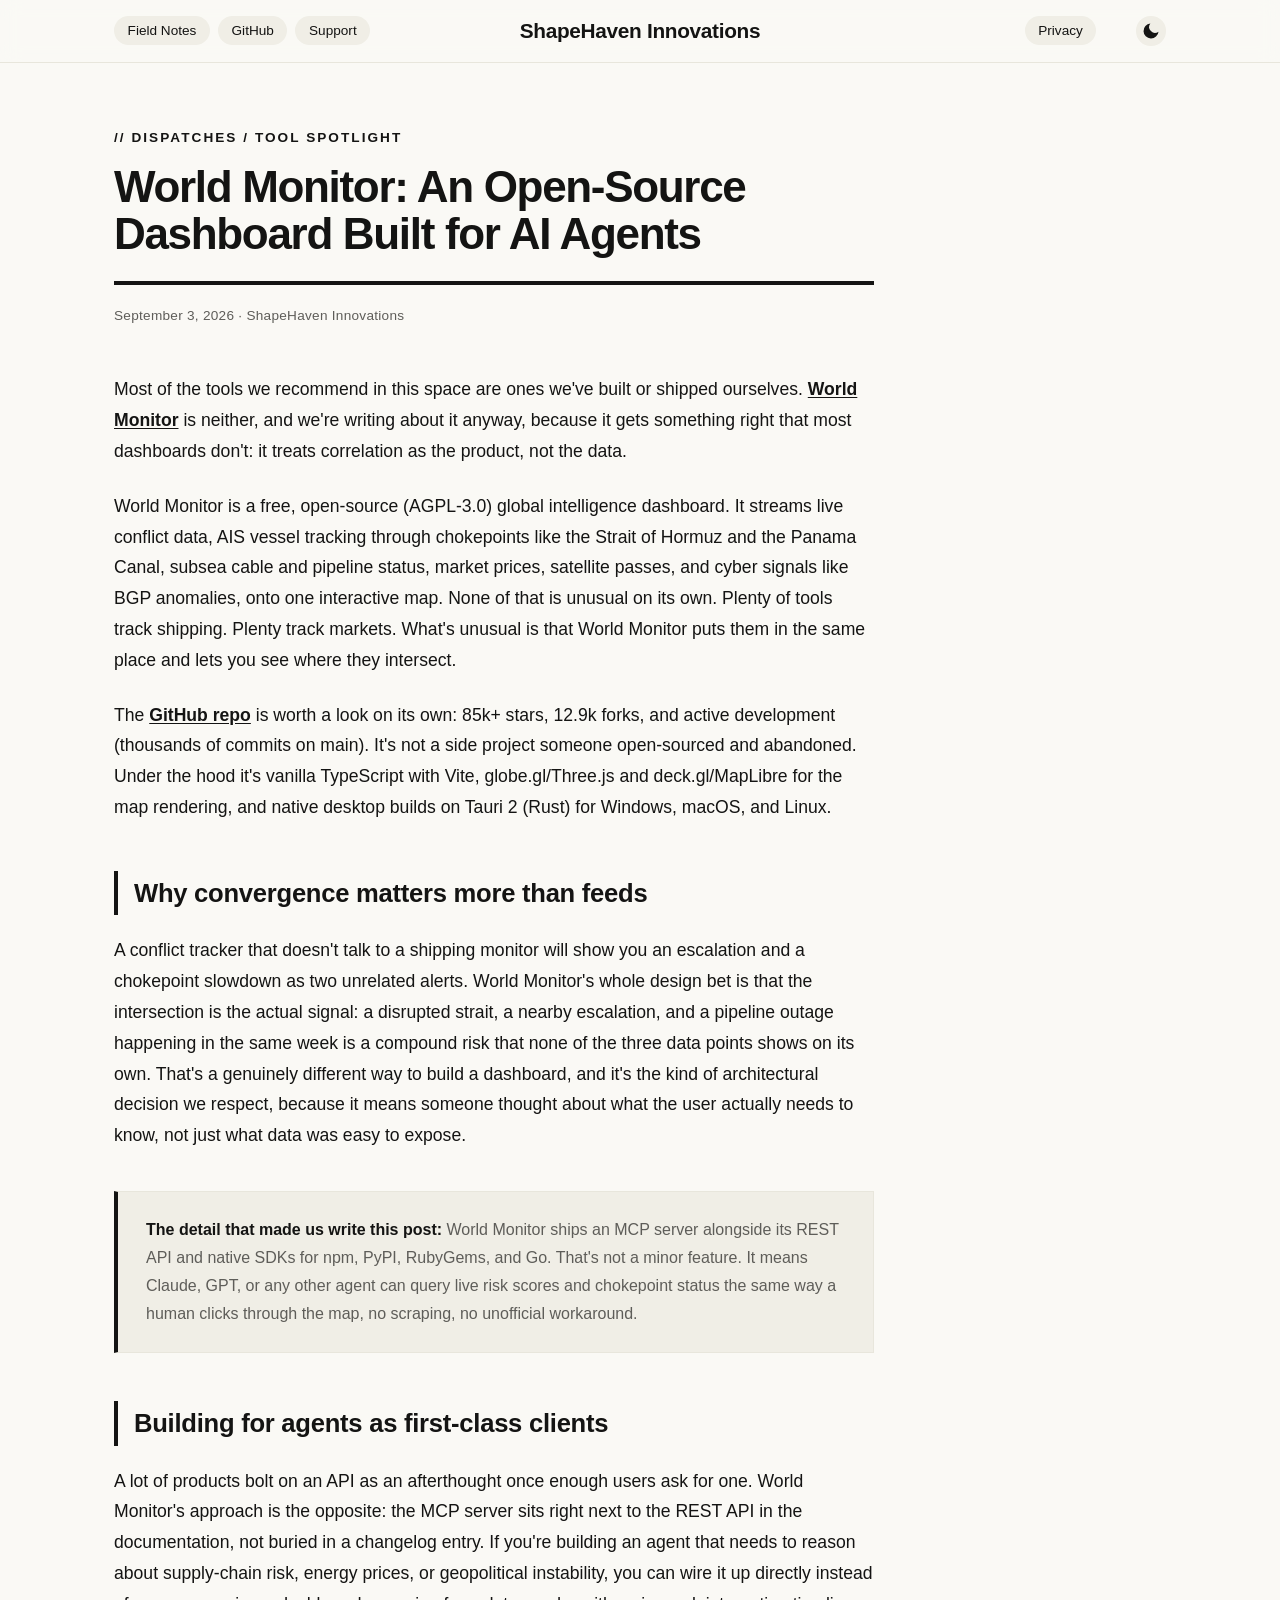
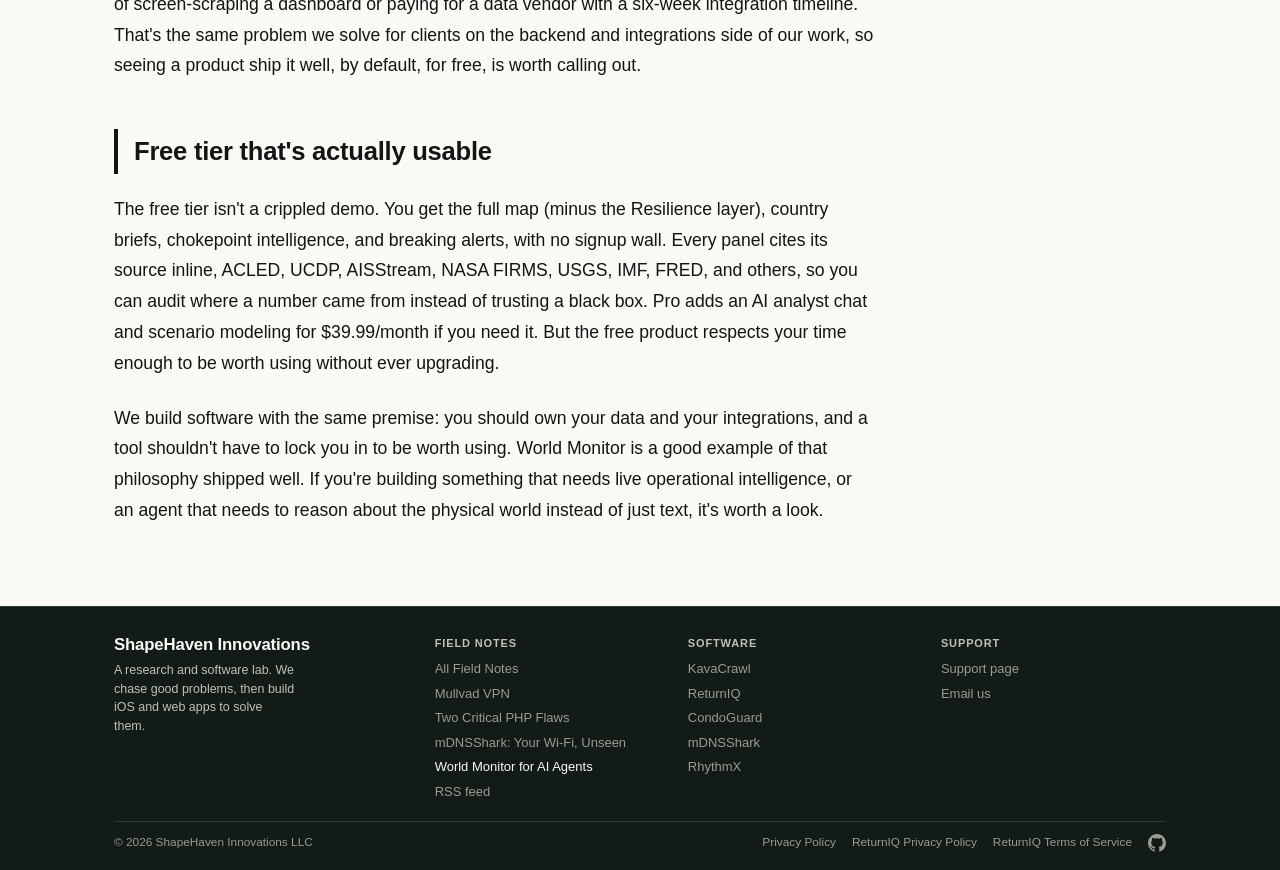
<file: blog/worldmonitor-app.html>
<!DOCTYPE html>
<html lang="en">
  <head>
    <meta charset="UTF-8" />
    <meta name="viewport" content="width=device-width, initial-scale=1.0" />
    <title>World Monitor: An Open-Source Dashboard Built for AI Agents | ShapeHaven Field Notes</title>
    <meta name="description" content="Why we're watching World Monitor, an open-source global intelligence dashboard that ships an MCP server alongside its REST API, treating AI agents as first-class clients." />
    <meta name="robots" content="index, follow" />
    <meta name="author" content="ShapeHaven Innovations" />

    <!-- Open Graph / Social Media -->
    <meta property="og:title" content="World Monitor: An Open-Source Dashboard Built for AI Agents" />
    <meta property="og:description" content="Why we're watching World Monitor, an open-source global intelligence dashboard that ships an MCP server alongside its REST API, treating AI agents as first-class clients." />
    <meta property="og:image" content="https://shapehaveninnovations.com/images/og-image.png" />
    <meta property="og:image:width" content="1200" />
    <meta property="og:image:height" content="630" />
    <meta property="og:url" content="https://shapehaveninnovations.com/blog/worldmonitor-app" />
    <meta property="og:type" content="article" />
    <meta property="article:published_time" content="2026-09-03" />
    <meta property="article:author" content="ShapeHaven Innovations" />

    <!-- Favicon -->
    <link rel="icon" type="image/png" href="/images/favicon.png" />
    <link rel="apple-touch-icon" href="/images/logo.png" />

    <!-- FOUC fix: apply theme before CSS renders -->
    <script>
      (function() {
        var t = localStorage.getItem('theme');
        if (t) document.documentElement.setAttribute('data-theme', t);
        // No saved choice: stay on the light theme. Dark is opt-in via the toggle.
      })();
    </script>
    <link rel="stylesheet" href="/style.css" />
    <link rel="canonical" href="https://shapehaveninnovations.com/blog/worldmonitor-app" />
    <link rel="alternate" type="application/rss+xml" title="ShapeHaven Innovations Field Notes" href="https://shapehaveninnovations.com/feed.xml" />

    <!-- Twitter Card -->
    <meta name="twitter:card" content="summary_large_image" />
    <meta name="twitter:title" content="World Monitor: An Open-Source Dashboard Built for AI Agents" />
    <meta name="twitter:description" content="Why we're watching World Monitor, an open-source global intelligence dashboard that ships an MCP server alongside its REST API, treating AI agents as first-class clients." />
    <meta name="twitter:image" content="https://shapehaveninnovations.com/images/og-image.png" />

    <style>
      .post-hero {
        text-align: left;
        max-width: 760px;
      }
      .blog-eyebrow {
        font-family: -apple-system, BlinkMacSystemFont, 'Segoe UI', Helvetica, Arial, sans-serif;
        font-size: 0.85rem;
        font-weight: 700;
        letter-spacing: 0.15em;
        text-transform: uppercase;
        color: var(--primary-color);
        margin-bottom: 1rem;
        display: block;
      }
      .post-hero h1 {
        font-size: 2.75rem;
        font-weight: 900;
        letter-spacing: -0.03em;
        line-height: 1.05;
        border-bottom: 4px solid var(--primary-color);
        padding-bottom: 1.5rem;
      }
      .post-meta {
        font-family: -apple-system, BlinkMacSystemFont, 'Segoe UI', Helvetica, Arial, sans-serif;
        font-size: 0.85rem;
        color: var(--light-text);
        margin-top: 1.25rem;
        letter-spacing: 0.02em;
      }
      .post-body {
        max-width: 760px;
        margin: 3rem 0 5rem;
        font-size: 1.1rem;
        line-height: 1.75;
        color: var(--text-color);
      }
      .post-body p {
        margin-bottom: 1.5rem;
      }
      .post-body h2 {
        font-size: 1.6rem;
        font-weight: 800;
        letter-spacing: -0.01em;
        margin: 3rem 0 1.25rem;
        border-left: 4px solid var(--primary-color);
        padding-left: 1rem;
      }
      .post-body a {
        color: var(--primary-color);
        font-weight: 600;
        text-decoration: underline;
        text-underline-offset: 2px;
      }
      .post-body ul {
        margin: 0 0 1.5rem 1.25rem;
      }
      .post-body li {
        margin-bottom: 0.6rem;
        color: var(--light-text);
      }
      .post-callout {
        border: 1px solid var(--border-color);
        border-left: 4px solid var(--primary-color);
        background: var(--card-bg);
        padding: 1.5rem 1.75rem;
        margin: 2.5rem 0;
        font-size: 1rem;
        color: var(--light-text);
      }
      .post-callout strong {
        color: var(--text-color);
      }
      .post-cta {
        border-radius: 0;
        border: 1px solid var(--border-color);
        border-left: 4px solid var(--primary-color);
        padding: 2rem;
        margin-top: 3rem;
      }
      .post-cta h3 {
        margin-bottom: 0.75rem;
      }
    </style>

    <!-- Structured Data -->
    <script type="application/ld+json">
    {
      "@context": "https://schema.org",
      "@type": "BlogPosting",
      "headline": "World Monitor: An Open-Source Dashboard Built for AI Agents",
      "description": "Why we're watching World Monitor, an open-source global intelligence dashboard that ships an MCP server alongside its REST API, treating AI agents as first-class clients.",
      "url": "https://shapehaveninnovations.com/blog/worldmonitor-app",
      "datePublished": "2026-09-03",
      "dateModified": "2026-09-03",
      "author": { "@type": "Organization", "name": "ShapeHaven Innovations" },
      "publisher": { "@type": "Organization", "name": "ShapeHaven Innovations", "logo": { "@type": "ImageObject", "url": "https://shapehaveninnovations.com/images/logo.png" } },
      "image": "https://shapehaveninnovations.com/images/og-image.png",
      "mainEntityOfPage": { "@type": "WebPage", "@id": "https://shapehaveninnovations.com/blog/worldmonitor-app" }
    }
    </script>
  </head>
  <body>
    <header>
      <div class="container">
        <div class="logo-container">
          <a href="/" class="logo-text">ShapeHaven Innovations</a>
        </div>
        <nav id="main-nav">
          <a href="/">Home</a>
          <a href="/blog/">Field Notes</a>
          <a href="https://github.com/Shapehaven-Innovations" target="_blank" rel="noopener">GitHub</a>
          <a href="/support.html">Support</a>
          <a href="/privacy.html">Privacy</a>
        </nav>
        <div class="header-actions">
          <button id="theme-toggle" class="theme-toggle" aria-label="Toggle dark mode">
            <svg xmlns="http://www.w3.org/2000/svg" width="20" height="20" viewBox="0 0 24 24" fill="currentColor" aria-hidden="true"><path d="M21 12.79A9 9 0 1 1 11.21 3 7 7 0 0 0 21 12.79z"/></svg>
          </button>
          <button id="hamburger" class="hamburger" aria-label="Toggle menu" aria-expanded="false">
            <span></span><span></span><span></span>
          </button>
        </div>
      </div>
    </header>

    <main>
      <div class="container">
        <div class="post-hero" style="margin-top: 4rem;">
          <span class="blog-eyebrow">// Dispatches / Tool Spotlight</span>
          <h1>World Monitor: An Open-Source Dashboard Built for AI Agents</h1>
          <p class="post-meta">September 3, 2026 &middot; ShapeHaven Innovations</p>
        </div>

        <article class="post-body">
          <p>
            Most of the tools we recommend in this space are ones we've built or shipped ourselves.
            <a href="https://www.worldmonitor.app/" target="_blank" rel="noopener">World Monitor</a> is neither,
            and we're writing about it anyway, because it gets something right that most dashboards don't:
            it treats correlation as the product, not the data.
          </p>

          <p>
            World Monitor is a free, open-source (AGPL-3.0) global intelligence dashboard. It streams live
            conflict data, AIS vessel tracking through chokepoints like the Strait of Hormuz and the Panama
            Canal, subsea cable and pipeline status, market prices, satellite passes, and cyber signals like
            BGP anomalies, onto one interactive map. None of that is unusual on its own. Plenty of tools
            track shipping. Plenty track markets. What's unusual is that World Monitor puts them in the same
            place and lets you see where they intersect.
          </p>

          <p>
            The <a href="https://github.com/koala73/worldmonitor" target="_blank" rel="noopener">GitHub repo</a>
            is worth a look on its own: 85k+ stars, 12.9k forks, and active development (thousands of commits
            on main). It's not a side project someone open-sourced and abandoned. Under the hood it's vanilla
            TypeScript with Vite, globe.gl/Three.js and deck.gl/MapLibre for the map rendering, and native
            desktop builds on Tauri 2 (Rust) for Windows, macOS, and Linux.
          </p>

          <h2>Why convergence matters more than feeds</h2>
          <p>
            A conflict tracker that doesn't talk to a shipping monitor will show you an escalation and a
            chokepoint slowdown as two unrelated alerts. World Monitor's whole design bet is that the
            intersection is the actual signal: a disrupted strait, a nearby escalation, and a pipeline outage
            happening in the same week is a compound risk that none of the three data points shows on its
            own. That's a genuinely different way to build a dashboard, and it's the kind of architectural
            decision we respect, because it means someone thought about what the user actually needs to
            know, not just what data was easy to expose.
          </p>

          <div class="post-callout">
            <strong>The detail that made us write this post:</strong> World Monitor ships an MCP server
            alongside its REST API and native SDKs for npm, PyPI, RubyGems, and Go. That's not a minor
            feature. It means Claude, GPT, or any other agent can query live risk scores and chokepoint
            status the same way a human clicks through the map, no scraping, no unofficial workaround.
          </div>

          <h2>Building for agents as first-class clients</h2>
          <p>
            A lot of products bolt on an API as an afterthought once enough users ask for one. World
            Monitor's approach is the opposite: the MCP server sits right next to the REST API in the
            documentation, not buried in a changelog entry. If you're building an agent that needs to reason
            about supply-chain risk, energy prices, or geopolitical instability, you can wire it up directly
            instead of screen-scraping a dashboard or paying for a data vendor with a six-week integration
            timeline. That's the same problem we solve for clients on the backend and integrations side of
            our work, so seeing a product ship it well, by default, for free, is worth calling out.
          </p>

          <h2>Free tier that's actually usable</h2>
          <p>
            The free tier isn't a crippled demo. You get the full map (minus the Resilience layer), country
            briefs, chokepoint intelligence, and breaking alerts, with no signup wall. Every panel cites its
            source inline, ACLED, UCDP, AISStream, NASA FIRMS, USGS, IMF, FRED, and others, so you can audit
            where a number came from instead of trusting a black box. Pro adds an AI analyst chat and
            scenario modeling for $39.99/month if you need it. But the free product respects your time
            enough to be worth using without ever upgrading.
          </p>

          <p>
            We build software with the same premise: you should own your data and your integrations, and a
            tool shouldn't have to lock you in to be worth using. World Monitor is a good example of that
            philosophy shipped well. If you're building something that needs live operational intelligence,
            or an agent that needs to reason about the physical world instead of just text, it's worth a
            look.
          </p>
        </article>
        <!-- post-body ends -->
      </div>
    </main>

    <!-- footer:start -->
    <footer class="site-footer">
      <div class="site-footer__inner">
        <div class="site-footer__top">
          <div class="site-footer__brandcol">
            <p class="site-footer__wordmark">ShapeHaven Innovations</p>
            <p class="site-footer__about">A research and software lab. We chase good problems, then build iOS and web apps to solve them.</p>
          </div>

          <div class="site-footer__col">
            <h2 class="site-footer__heading">Field Notes</h2>
            <ul class="site-footer__list">
              <li><a href="/blog/">All Field Notes</a></li>
              <li><a href="/blog/mullvad-vpn-spotlight" title="The VPN That Doesn't Want to Know You (And That's the Point)">Mullvad VPN</a></li>
              <li><a href="/blog/php-critical-rce-patch" title="Two Critical PHP Flaws: What to Check and Patch Today">Two Critical PHP Flaws</a></li>
              <li><a href="/blog/mdnsshark-app" title="mDNSShark: See Everything on Your Wi-Fi, Without Sending a Byte Out">mDNSShark: Your Wi-Fi, Unseen</a></li>
              <li><span aria-current="page" title="World Monitor: An Open-Source Dashboard Built for AI Agents">World Monitor for AI Agents</span></li>
              <li><a href="/feed.xml" target="_blank" rel="noopener">RSS feed</a></li>
            </ul>
          </div>

          <div class="site-footer__col">
            <h2 class="site-footer__heading">Software</h2>
            <ul class="site-footer__list">
              <li><a href="https://kavacrawl.app/" target="_blank" rel="noopener">KavaCrawl</a></li>
              <li><a href="https://returniq.shapehaveninnovations.com/" target="_blank" rel="noopener">ReturnIQ</a></li>
              <li><a href="https://condoguard.app/" target="_blank" rel="noopener">CondoGuard</a></li>
              <li><a href="https://mdnsshark.shapehaveninnovations.com/" target="_blank" rel="noopener">mDNSShark</a></li>
              <li><a href="https://rhythmx.shapehaveninnovations.com/" target="_blank" rel="noopener">RhythmX</a></li>
            </ul>
          </div>

          <div class="site-footer__col">
            <h2 class="site-footer__heading">Support</h2>
            <ul class="site-footer__list">
              <li><a href="/support.html">Support page</a></li>
              <li><a href="mailto:info@shapehaveninnovations.com">Email us</a></li>
            </ul>
          </div>
        </div>

        <div class="site-footer__bottom">
          <p class="site-footer__copyright">&copy; 2026 ShapeHaven Innovations LLC</p>
          <ul class="site-footer__legal">
            <li><a href="/privacy.html">Privacy Policy</a></li>
              <li><a href="/returniq-privacy.html">ReturnIQ Privacy Policy</a></li>
              <li><a href="/returniq-terms.html">ReturnIQ Terms of Service</a></li>
            <li><a class="site-footer__icon" href="https://github.com/Shapehaven-Innovations" target="_blank" rel="noopener" aria-label="ShapeHaven Innovations on GitHub (opens in a new tab)"><svg viewBox="0 0 16 16" width="18" height="18" aria-hidden="true" focusable="false"><path fill="currentColor" d="M8 0C3.58 0 0 3.58 0 8c0 3.54 2.29 6.53 5.47 7.59.4.07.55-.17.55-.38 0-.19-.01-.82-.01-1.49-2.01.37-2.53-.49-2.69-.94-.09-.23-.48-.94-.82-1.13-.28-.15-.68-.52-.01-.53.63-.01 1.08.58 1.23.82.72 1.21 1.87.87 2.33.66.07-.52.28-.87.51-1.07-1.78-.2-3.64-.89-3.64-3.95 0-.87.31-1.59.82-2.15-.08-.2-.36-1.02.08-2.12 0 0 .67-.21 2.2.82.64-.18 1.32-.27 2-.27.68 0 1.36.09 2 .27 1.53-1.04 2.2-.82 2.2-.82.44 1.1.16 1.92.08 2.12.51.56.82 1.27.82 2.15 0 3.07-1.87 3.75-3.65 3.95.29.25.54.73.54 1.48 0 1.07-.01 1.93-.01 2.2 0 .21.15.46.55.38A8.013 8.013 0 0016 8c0-4.42-3.58-8-8-8z"/></svg></a></li>
          </ul>
        </div>
      </div>
    </footer>
    <!-- footer:end -->

    <script src="/config.js"></script>
    <script src="/space-hero.js"></script>
    <script src="/journal-hero.js"></script>
    <script src="/project-hero.js"></script>
    <script src="/script.js"></script>
    <script src="/transitions.js"></script>

    <!-- Cloudflare Web Analytics -->
    <script defer src="https://static.cloudflareinsights.com/beacon.min.js" data-cf-beacon='{"token": "6412781782134cada0f6ec322c5bb820"}'></script>
    <!-- End Cloudflare Web Analytics -->
  </body>
</html>
</file>
<file: style.css>
:root {
  /* Palette follows anthropic.com's published tokens (ivory / slate / clay) */
  --primary-color: #141413;
  --on-primary: #faf9f5;
  --accent: #c6613f;
  --bg-color: #faf9f5;
  --card-bg: #f0eee6;
  --text-color: #141413;
  --light-text: #5e5d59;
  --border-color: #e8e6dc;
  --hover-bg: #e8e6dc;
  --shadow-color: rgba(20, 20, 19, 0.06);
  --header-bg: rgba(250, 249, 245, 0.85);
  --transition: all 0.3s cubic-bezier(0.4, 0, 0.2, 1);
}

[data-theme="dark"] {
  --primary-color: #edf2ec;
  --on-primary: #1d2923;
  --accent: #e2895e;
  --bg-color: #1d2923;
  --card-bg: #26352d;
  --text-color: #edf2ec;
  --light-text: #a8b9ad;
  --border-color: #364a3f;
  --hover-bg: #364a3f;
  --shadow-color: rgba(0, 0, 0, 0.3);
  --header-bg: rgba(29, 41, 35, 0.85);
}

em, i, cite, address, dfn, var {
  font-style: normal;
}

* {
  box-sizing: border-box;
  margin: 0;
  padding: 0;
}

body {
  font-family: -apple-system, BlinkMacSystemFont, 'Segoe UI', Helvetica, Arial, sans-serif;
  background-color: var(--bg-color);
  color: var(--text-color);
  line-height: 1.6;
  transition: var(--transition);
  overflow-x: hidden;
}

h1, h2, h3, .tagline {
  font-family: -apple-system, BlinkMacSystemFont, 'Segoe UI', Helvetica, Arial, sans-serif;
  font-weight: 600;
  letter-spacing: -0.015em;
}

.container {
  max-width: 1100px;
  margin: 0 auto;
  padding: 0 1.5rem;
}

/* Header & Nav */
header {
  background: var(--header-bg);
  backdrop-filter: blur(10px);
  -webkit-backdrop-filter: blur(10px);
  padding: 1rem 0;
  position: sticky;
  top: 0;
  z-index: 1000;
  border-bottom: 1px solid var(--border-color);
}

header .container {
  display: flex;
  align-items: center;
  justify-content: space-between;
  gap: 2rem;
}

.logo-container a {
  display: flex;
  align-items: center;
  text-decoration: none;
}

.logo {
  height: 48px;
  width: auto;
}

.logo-text {
  font-family: -apple-system, BlinkMacSystemFont, 'Segoe UI', Helvetica, Arial, sans-serif;
  font-weight: 600;
  font-size: 1.3rem;
  letter-spacing: -0.015em;
  color: var(--text-color);
  text-decoration: none;
}

nav {
  display: flex;
  align-items: center;
  gap: 1.5rem;
  margin-left: auto;
}

nav a {
  font-family: -apple-system, BlinkMacSystemFont, 'Segoe UI', Helvetica, Arial, sans-serif;
  text-decoration: none;
  color: var(--text-color);
  font-weight: 600;
  font-size: 0.95rem;
  transition: var(--transition);
}

nav a:hover {
  color: var(--primary-color);
}

/* Desktop header (as on anthropic.com): pills left, wordmark centered, pills right */
@media (min-width: 901px) {
  header .container {
    position: relative;
  }
  header .logo-container {
    position: absolute;
    left: 50%;
    transform: translateX(-50%);
  }
  header nav {
    flex: 1;
    margin-left: 0;
    gap: 0.5rem;
  }
  /* The wordmark already links home, so the Home pill is hidden */
  header nav a[href="/"] {
    display: none;
  }
  /* Privacy sits on the right with the theme toggle */
  header nav a[href="/privacy.html"] {
    margin-left: auto;
  }
  header nav a {
    padding: 0.3rem 0.85rem;
    border-radius: 999px;
    background: var(--card-bg);
    font-weight: 500;
    font-size: 0.85rem;
    line-height: 1.4;
  }
  header nav a:hover {
    background: var(--hover-bg);
    color: var(--text-color);
  }
  header .header-actions {
    margin-left: 0.5rem;
  }
  header .theme-toggle {
    background: var(--card-bg);
    padding: 0.3rem;
  }
  header .theme-toggle:hover {
    background: var(--hover-bg);
  }
}

/* Below 901px the pills would crowd the centered wordmark, so use the menu */
@media (max-width: 900px) {
  .hamburger {
    display: flex;
  }
  #main-nav {
    display: none;
    position: absolute;
    top: 100%;
    left: 0;
    right: 0;
    background: var(--header-bg);
    backdrop-filter: blur(10px);
    -webkit-backdrop-filter: blur(10px);
    border-bottom: 1px solid var(--border-color);
    flex-direction: column;
    align-items: flex-start;
    gap: 0;
    padding: 0.5rem 0;
  }
  #main-nav.open {
    display: flex;
  }
  #main-nav a {
    width: 100%;
    padding: 0.75rem 1.5rem;
  }
  #main-nav a:hover {
    background: var(--hover-bg);
  }
}

.header-actions {
  display: flex;
  align-items: center;
  gap: 0.5rem;
}

.theme-toggle {
  color: var(--text-color);
  background: none;
  border: none;
  font-size: 1.25rem;
  cursor: pointer;
  padding: 0.5rem;
  border-radius: 50%;
  transition: var(--transition);
  display: flex;
  align-items: center;
  justify-content: center;
}

.hamburger {
  display: none;
  flex-direction: column;
  justify-content: center;
  gap: 5px;
  background: none;
  border: none;
  cursor: pointer;
  padding: 0.5rem;
  border-radius: 6px;
  transition: var(--transition);
}

.hamburger span {
  display: block;
  width: 22px;
  height: 2px;
  background: var(--text-color);
  border-radius: 2px;
  transition: var(--transition);
}

.hamburger span:nth-child(3) {
  width: 14px;
}

.hamburger.open span {
  width: 22px;
}

.hamburger.open span:nth-child(1) {
  transform: translateY(7px) rotate(45deg);
}

.hamburger.open span:nth-child(2) {
  opacity: 0;
}

.hamburger.open span:nth-child(3) {
  transform: translateY(-7px) rotate(-45deg);
}

.theme-toggle:hover {
  background: var(--hover-bg);
}

/* Hero Section */
.hero {
  padding-top: 7rem;
  padding-bottom: 7rem;
  display: flex;
  align-items: flex-start;
  gap: 4rem;
}

.hero-text {
  flex: 1 1 620px;
  max-width: 700px;
}

/* Field-note caption beside the headline: the one monospace line on the site */
.hero-description span {
  display: block;
  white-space: nowrap;
}

.hero-description {
  flex: 1 1 auto;
  min-width: 0;
  margin-top: 2.6rem; /* clears the eyebrow so the caption starts level with the h1 */
  padding-left: 1.25rem;
  border-left: 1px solid var(--accent);
  font-family: ui-monospace, 'SF Mono', SFMono-Regular, Menlo, Consolas, 'Liberation Mono', monospace;
  font-size: 0.85rem;
  font-style: normal;
  font-weight: 400;
  line-height: 1.75;
  letter-spacing: -0.01em;
  color: var(--light-text);
  overflow-wrap: break-word;
}

.hero-text h1 {
  font-size: 4rem;
  font-weight: 600;
  line-height: 1.1;
  margin-bottom: 1rem;
  letter-spacing: -0.025em;
}

.hero-text h1 .hl {
  text-decoration: none;
  border-bottom: 0.09em solid var(--accent);
  padding-bottom: 0.05em;
  transition: color 0.25s ease, border-color 0.25s ease;
}

@media (hover: hover) {
  .hero-text h1 .hl:hover {
    color: var(--accent);
    border-color: var(--accent);
  }
}

.tagline {
  font-size: 1.375rem;
  color: var(--primary-color);
  font-weight: 500;
  margin-bottom: 2rem;
}

/* Hero eyebrow, note dates, app tags */
.hero-eyebrow,
.note-date {
  display: block;
  font-family: -apple-system, BlinkMacSystemFont, 'Segoe UI', Helvetica, Arial, sans-serif;
  font-size: 0.8rem;
  font-weight: 700;
  letter-spacing: 0.15em;
  text-transform: uppercase;
}

.hero-eyebrow {
  color: var(--accent);
  margin-bottom: 1.25rem;
}

.note-date {
  color: var(--light-text);
  margin-bottom: 0.75rem;
}

.app-tags {
  font-size: 0.8rem;
  font-weight: 600;
  letter-spacing: 0.04em;
  color: var(--light-text);
  margin-bottom: 1rem;
}

.cta-center {
  justify-content: center;
}

/* Buttons */
.cta-group {
  display: flex;
  gap: 1rem;
  margin-top: 1.5rem;
}

.btn {
  font-family: -apple-system, BlinkMacSystemFont, 'Segoe UI', Helvetica, Arial, sans-serif;
  display: inline-block;
  padding: 0.875rem 2rem;
  border-radius: 8px;
  font-weight: 600;
  text-decoration: none;
  transition: var(--transition);
  font-size: 1rem;
}

.btn-primary {
  background: var(--primary-color);
  color: var(--on-primary);
}

.btn-primary:hover {
  opacity: 0.9;
}

.btn-secondary {
  border: 2px solid var(--primary-color);
  color: var(--primary-color);
}

.btn-secondary:hover {
  background: var(--primary-color);
  color: var(--on-primary);
}

/* Card icon */
.card-icon {
  width: 56px;
  height: 56px;
  margin: 0 auto 1.5rem;
  display: flex;
  align-items: center;
  justify-content: center;
  background: var(--bg-color);
  border-radius: 10px;
  border: 1px solid var(--border-color);
}

.card-icon svg,
.card-icon img {
  width: 28px;
  height: 28px;
  object-fit: contain;
  border-radius: 0;
  box-shadow: none;
}

/* Global card flex layout — ensures buttons pin to bottom */
.card {
  display: flex;
  flex-direction: column;
}

.card > p {
  flex-grow: 1;
}

.card .btn {
  width: 100%;
  text-align: center;
}

/* Section headers: compact, left-aligned */
.section-header {
  text-align: left;
  margin-bottom: 0;
  padding: 0.9rem 0;
  border-top: 1px solid var(--border-color);
  border-bottom: 1px solid var(--border-color);
}

.section-header h2 {
  font-family: -apple-system, BlinkMacSystemFont, 'Segoe UI', Helvetica, Arial, sans-serif;
  font-size: 0.875rem;
  font-weight: 700;
  letter-spacing: 0;
  margin-bottom: 0;
}

.section-intro {
  color: var(--light-text);
  font-size: 1rem;
  max-width: 700px;
  margin: 0;
}

/* Field Notes list: date, then title and summary */
.notes-list {
  margin-bottom: 5rem;
  border-bottom: 1px solid var(--border-color);
}

.tiles {
  display: grid;
  grid-template-columns: repeat(auto-fit, minmax(190px, 1fr));
  gap: 1.5rem;
  margin-top: 1.5rem;
  margin-bottom: 5rem;
}

.tile {
  color: var(--text-color);
  text-decoration: none;
}

.tile .note-meta {
  align-items: flex-start;
  gap: 0.5rem;
  min-height: 2.6em; /* reserve two lines so tiles line up when a tag wraps */
  margin-bottom: 1rem;
  font-size: 0.78rem;
  line-height: 1.3;
}

.tile .note-pill {
  flex: none;
}

.tile-art {
  display: flex;
  align-items: center;
  justify-content: center;
  aspect-ratio: 4 / 5;
  background: var(--card-bg);
  border-radius: 12px;
  margin-bottom: 1rem;
  transition: var(--transition);
}

.tile-art img {
  width: 96px;
  height: 96px;
  border-radius: 22%;
  object-fit: cover;
}

.tile:hover .tile-art {
  background: var(--hover-bg);
}

.tile h3 {
  font-size: 1.1rem;
  margin-bottom: 0.35rem;
}

.tile p {
  color: var(--light-text);
  font-size: 0.9rem;
}

.section-header + .grid {
  margin-top: 1.5rem;
}

.note-card {
  padding: 2rem;
  border-radius: 20px;
}

.note-card:hover {
  border-color: var(--border-color);
}

.note-meta {
  display: flex;
  align-items: center;
  gap: 0.75rem;
  margin-bottom: 1.25rem;
  font-size: 0.85rem;
  color: var(--light-text);
}

.note-pill {
  background: var(--hover-bg);
  border-radius: 999px;
  padding: 0 0.6rem;
  line-height: 1.4;
  letter-spacing: 0.1em;
}

.note-card h3 {
  font-size: 1.4rem;
  margin-bottom: 0.75rem;
}

.note-card p {
  margin-bottom: 2rem;
  color: var(--text-color);
}

.btn-soft {
  display: block;
  text-align: center;
  padding: 0.7rem 1rem;
  border: 1px solid var(--border-color);
  border-radius: 10px;
  background: var(--hover-bg);
  color: var(--text-color);
  text-decoration: none;
  font-weight: 500;
}

.btn-soft:hover {
  border-color: var(--text-color);
}

.section-header + .notes-list .note-row:first-child {
  border-top: none;
}

.note-row {
  display: grid;
  grid-template-columns: 9rem 1fr;
  gap: 1.5rem;
  padding: 1.5rem 0;
  border-top: 1px solid var(--border-color);
  color: var(--text-color);
  text-decoration: none;
}

.note-row .note-date {
  margin: 0.35rem 0 0;
}

.note-row h3 {
  font-size: 1.25rem;
  margin-bottom: 0.4rem;
  transition: var(--transition);
}

.note-row p {
  color: var(--light-text);
}

.note-more {
  padding: 1rem 0;
}

.note-more h3 {
  font-size: 1rem;
  margin: 0;
}

.note-row:hover h3 {
  color: var(--accent);
}

@media (max-width: 600px) {
  .note-row {
    grid-template-columns: 1fr;
    gap: 0.4rem;
  }
}

.grid {
  display: grid;
  grid-template-columns: repeat(auto-fit, minmax(320px, 1fr));
  gap: 2rem;
  margin-bottom: 5rem;
}

.card {
  background: var(--card-bg);
  padding: 2.5rem;
  border-radius: 14px;
  border: 1px solid var(--border-color);
  transition: var(--transition);
}

.card:hover {
  border-color: var(--primary-color);
}

.card h3 {
  font-size: 1.5rem;
  margin-bottom: 1rem;
}

.card p {
  color: var(--light-text);
}

/* Ambient banner */
/* Space hero (canvas galaxy) */
.space-hero {
  --p: 0;
  position: relative;
  height: clamp(380px, 46vw, 520px);
  margin: 0 calc(var(--p) * -3rem) 5rem;
  border-radius: calc(24px - var(--p) * 8px);
  overflow: hidden;
  background: #0a1a13;
  border: 1px solid var(--border-color);
  will-change: margin;
}

.space-hero canvas {
  position: absolute;
  inset: 0;
  width: 100%;
  height: 100%;
  display: block;
}

.space-hero::after {
  content: '';
  position: absolute;
  inset: 0;
  background:
    linear-gradient(90deg, rgba(5, 14, 10, 0.78) 0%, rgba(5, 14, 10, 0.45) 38%, rgba(5, 14, 10, 0) 62%),
    linear-gradient(to top, rgba(3, 9, 6, 0.55), rgba(3, 9, 6, 0) 45%);
  pointer-events: none;
}

.space-hero-caption {
  position: absolute;
  inset: 0 auto 0 0;
  width: min(46%, 520px);
  z-index: 2;
  display: flex;
  flex-direction: column;
  justify-content: center;
  text-align: left;
  padding: 0 0 0 clamp(1.5rem, 4vw, 3.5rem);
  color: #fff;
}

.hero-kicker {
  font-family: ui-monospace, 'SF Mono', SFMono-Regular, Menlo, Consolas, monospace;
  font-size: 0.75rem;
  letter-spacing: 0.14em;
  text-transform: uppercase;
  color: #d97757;
  margin-bottom: 1rem;
}

.space-hero-caption h2 {
  font-size: clamp(1.7rem, 3.6vw, 2.9rem);
  line-height: 1.08;
  margin-bottom: 0.75rem;
}

.space-hero-caption p {
  color: rgba(255, 255, 255, 0.78);
  max-width: 30ch;
  font-size: 1.05rem;
}

/* Field-journal specimen layered over the starfield */
.space-hero .journal {
  position: absolute;
  top: 0;
  right: 0;
  bottom: 0;
  width: 56%;
  z-index: 1;
  pointer-events: none;
}

.journal svg {
  width: 100%;
  height: 100%;
  display: block;
}

.j-line,
.j-leaf,
.j-vein,
.j-bud,
.j-lead {
  fill: none;
  stroke-linecap: round;
  stroke-linejoin: round;
}

.j-line { stroke: rgba(214, 238, 222, 0.88); stroke-width: 1.6; }
.j-soil { stroke-opacity: 0.5; }
.j-leaf { fill: rgba(150, 215, 175, 0.07); stroke: rgba(214, 238, 222, 0.75); stroke-width: 1.3; }
.j-vein { stroke: rgba(214, 238, 222, 0.45); stroke-width: 1; }
.j-bud { stroke: #d97757; fill: rgba(217, 119, 87, 0.18); }
.j-lead { stroke: #d97757; stroke-width: 1.2; stroke-dasharray: 3 4; }
.j-dot {
  fill: #d97757;
  transform-box: fill-box;
  transform-origin: center;
  animation: j-pulse 2.8s ease-in-out infinite;
}

.j-tag {
  font: 11.5px ui-monospace, 'SF Mono', SFMono-Regular, Menlo, Consolas, monospace;
  fill: rgba(222, 240, 228, 0.82);
}

.j-head {
  fill: rgba(222, 240, 228, 0.55);
  letter-spacing: 0.12em;
}

.j-draw {
  stroke-dasharray: 1;
  stroke-dashoffset: 1;
  animation: j-draw 1.6s ease-out forwards;
}

.j-fade {
  opacity: 0;
  animation: j-fade 0.8s ease-out forwards;
}

.j-sway {
  transform-box: fill-box;
  transform-origin: 50% 100%;
  animation: j-sway 7s ease-in-out 2.4s infinite alternate;
}

@keyframes j-draw { to { stroke-dashoffset: 0; } }
@keyframes j-fade { to { opacity: 1; } }
@keyframes j-sway { from { transform: rotate(-1.4deg); } to { transform: rotate(1.4deg); } }
@keyframes j-pulse {
  0%, 100% { transform: scale(1); opacity: 1; }
  50% { transform: scale(1.7); opacity: 0.45; }
}

@media (prefers-reduced-motion: reduce) {
  .j-draw { animation: none; stroke-dashoffset: 0; }
  .j-fade { animation: none; opacity: 1; }
  .j-sway,
  .j-dot { animation: none; }
}

.space-hero-btn {
  display: inline-block;
  background: #fff;
  color: #000;
  font-family: -apple-system, BlinkMacSystemFont, 'Segoe UI', Helvetica, Arial, sans-serif;
  font-weight: 600;
  font-size: 0.95rem;
  padding: 0.65rem 1.3rem;
  border-radius: 8px;
  text-decoration: none;
}

#direct-contact,
#our-work { scroll-margin-top: 6rem; }

.space-hero-btn:hover { opacity: 0.88; }

@media (max-width: 768px) {
  .space-hero { margin-inline: 0; height: 480px; }
  .space-hero::after {
    background: linear-gradient(to top, rgba(3, 9, 6, 0.9), rgba(3, 9, 6, 0.35) 55%, rgba(3, 9, 6, 0));
  }
  .space-hero .journal { width: 100%; height: 62%; opacity: 0.8; }
  .journal .j-tag,
  .journal .j-lead,
  .journal .j-dot { display: none; }
  .space-hero-caption { inset: auto 0 0 0; width: auto; padding: 0 1.5rem 1.75rem; }
}

.ambient-banner {
  position: relative;
  height: 320px;
  border-radius: 20px;
  margin-bottom: 5rem;
  overflow: hidden;
  background: var(--bg-color);
  border: 1px solid var(--border-color);
}

.ambient-banner::before,
.ambient-banner::after {
  content: '';
  position: absolute;
  border-radius: 50%;
  filter: blur(50px);
}

.ambient-banner::before {
  width: 55%;
  height: 150%;
  top: -25%;
  left: -15%;
  background: radial-gradient(circle, var(--light-text), transparent 70%);
  opacity: 0.55;
  animation: ambient-drift-a 18s ease-in-out infinite;
}

.ambient-banner::after {
  width: 45%;
  height: 130%;
  top: -15%;
  right: -10%;
  background: radial-gradient(circle, var(--text-color), transparent 70%);
  opacity: 0.2;
  animation: ambient-drift-b 22s ease-in-out infinite;
}

@keyframes ambient-drift-a {
  0%, 100% { transform: translate(0, 0) scale(1); }
  50% { transform: translate(45%, 25%) scale(1.25); }
}

@keyframes ambient-drift-b {
  0%, 100% { transform: translate(0, 0) scale(1); }
  50% { transform: translate(-35%, -20%) scale(1.2); }
}

@media (prefers-reduced-motion: reduce) {
  .ambient-banner::before,
  .ambient-banner::after {
    animation: none;
  }
}

/* Images */
img {
  border-radius: 16px;
  transition: var(--transition);
}

/* footer:start */
/* Isolation so the footer looks the same inside any site's page CSS.
   .site-footer :where(...) has class-level specificity, so it beats page rules like
   "p, li { font-size }" but loses to the BEM rules below (same specificity, later). */
:where(.site-footer),
:where(.site-footer) *,
:where(.site-footer) *::before,
:where(.site-footer) *::after {
  box-sizing: border-box;
}

.site-footer :where(p, ul, li, h2) {
  margin: 0;
  padding: 0;
  font-family: inherit;
  font-size: inherit;
  line-height: inherit;
}

/* Footer: takes its colours from the --sf-page-* tokens that each site maps in
   footer/targets.json (stamped after this block), so it follows the page's palette
   while staying a distinct band. */
.site-footer {
  --sf-bg: var(--sf-page-bg, #faf9f5);
  --sf-line: var(--sf-page-line, #e8e6dc);
  --sf-muted: var(--sf-page-muted, #5e5d59);
  --sf-bright: var(--sf-page-text, #141413);
  --sf-soft: var(--sf-page-soft, color-mix(in srgb, var(--sf-bright) 82%, var(--sf-bg)));
  --sf-accent: var(--sf-page-accent, #c6613f);
  background: var(--sf-bg);
  border-top: 1px solid var(--sf-line);
  color: var(--sf-muted);
  font-family: -apple-system, BlinkMacSystemFont, 'Segoe UI', Helvetica, Arial, sans-serif;
  font-size: 0.8125rem;
  font-style: normal;
  line-height: 1.5;
  text-align: left;
  /* undo generic `footer { display:flex; margin; padding; gap }` rules in host pages */
  display: block;
  margin: var(--sf-page-gap, 0) 0 0;
  padding: 0;
  gap: 0;
  width: auto;
  max-width: none;
}

.site-footer a {
  color: var(--sf-muted);
  text-decoration: none;
  font-weight: 400;
  transition: color 0.15s ease;
}

.site-footer a:hover {
  color: var(--sf-bright);
}

.site-footer a:focus-visible {
  outline: 2px solid var(--sf-accent);
  outline-offset: 2px;
  border-radius: 2px;
}

.site-footer ul {
  list-style: none;
}

.site-footer__inner {
  max-width: 1100px;
  margin: 0 auto;
  padding: 1.75rem 1.5rem 1.125rem;
}

/* Top: wordmark and blurb, then the link columns */
.site-footer__top {
  display: grid;
  grid-template-columns: minmax(180px, 1.3fr);
  grid-auto-flow: column;
  grid-auto-columns: minmax(0, 1fr);
  gap: 1.5rem 1.75rem;
}

.site-footer__wordmark {
  color: var(--sf-bright);
  font-size: 1.05rem;
  font-weight: 600;
  letter-spacing: -0.01em;
  line-height: 1.2;
  margin-bottom: 0.375rem;
}

.site-footer__about {
  max-width: 26ch;
  font-size: 0.78rem;
  color: var(--sf-soft);
}

.site-footer__heading {
  color: var(--sf-soft);
  font-size: 0.6875rem;
  font-weight: 600;
  letter-spacing: 0.08em;
  line-height: 1.5;
  text-transform: uppercase;
  margin-bottom: 0.5rem;
}

.site-footer__list li {
  overflow: hidden;
  text-overflow: ellipsis;
  white-space: nowrap;
}

.site-footer__list li + li {
  margin-top: 0.3125rem;
}

/* Current page inside a footer list */
.site-footer [aria-current="page"] {
  color: var(--sf-bright);
}

/* Bottom: copyright and legal links on one line, then per-site fine print */
.site-footer__bottom {
  display: flex;
  flex-wrap: wrap;
  align-items: baseline;
  justify-content: space-between;
  gap: 0.375rem 1.25rem;
  margin-top: 1.25rem;
  padding-top: 0.75rem;
  border-top: 1px solid var(--sf-line);
  font-size: 0.74rem;
}

.site-footer__legal {
  display: flex;
  flex-wrap: wrap;
  gap: 0.25rem 1rem;
}

.site-footer__legal li {
  display: flex;
  align-items: center;
}

.site-footer__icon {
  color: var(--sf-soft);
}

.site-footer__icon svg {
  display: block;
}

.site-footer__fine {
  flex-basis: 100%;
  max-width: 90ch;
  font-size: 0.72rem;
}

.site-footer__fine a {
  text-decoration: underline;
  text-underline-offset: 2px;
  text-decoration-color: var(--sf-line);
}

@media (max-width: 760px) {
  .site-footer__inner {
    padding: 1.5rem 1.125rem 1rem;
  }

  .site-footer__top {
    grid-template-columns: repeat(2, minmax(0, 1fr));
    grid-auto-flow: row;
    grid-auto-columns: auto;
  }

  .site-footer__brandcol {
    grid-column: 1 / -1;
  }

  /* 24px+ touch spacing between stacked links */
  .site-footer__list li + li {
    margin-top: 0.5rem;
  }

  .site-footer__legal {
    gap: 0.5rem 1rem;
  }
}

@media (prefers-reduced-motion: reduce) {
  .site-footer a {
    transition: none;
  }
}

:root {
  --sf-page-bg: #121b16;
  --sf-page-line: #2c3d34;
  --sf-page-muted: #9c9a92;
  --sf-page-text: #faf9f5;
  --sf-page-soft: #c2c0b6;
  --sf-page-accent: #d97757;
}
/* footer:end */

/* View Transitions */
@keyframes fade-in  { from { opacity: 0; } }
@keyframes fade-out { to   { opacity: 0; } }

::view-transition-old(root) { animation: fade-out 150ms ease; }
::view-transition-new(root) { animation: fade-in  150ms ease; }

/* Mobile Responsive */
@media (max-width: 992px) {
  .hero {
    padding-top: 4rem;
    padding-bottom: 4rem;
    flex-direction: column;
    gap: 0;
  }
  .hero-text {
    flex: none;
    max-width: 100%;
  }
  .hero-text h1 {
    font-size: 3rem;
  }
  .hero-description {
    flex: none;
    margin-top: 2.5rem;
    font-size: 0.9rem;
  }
  .hero-description span {
    white-space: normal;
  }
  .cta-group {
    justify-content: center;
  }
}

@media (max-width: 768px) {
  .hamburger {
    display: flex;
  }

  #main-nav {
    display: none;
    position: absolute;
    top: 100%;
    left: 0;
    right: 0;
    background: var(--header-bg);
    backdrop-filter: blur(10px);
    -webkit-backdrop-filter: blur(10px);
    border-bottom: 1px solid var(--border-color);
    flex-direction: column;
    align-items: flex-start;
    gap: 0;
    padding: 0.5rem 0;
  }

  #main-nav.open {
    display: flex;
  }

  #main-nav a {
    width: 100%;
    padding: 0.75rem 1.5rem;
  }

  #main-nav a:hover {
    background: var(--hover-bg);
  }
  .hero-text h1 {
    font-size: 2.5rem;
  }
  .cta-group {
    flex-direction: column;
  }
  .btn {
    width: 100%;
  }
}

.app-icon {
  display: block;
  width: 48px;
  height: 48px;
  border-radius: 22%;
  object-fit: cover;
  margin-bottom: 1.25rem;
  border: 1px solid var(--border-color);
}

.project-hero {
  position: relative;
  height: clamp(280px, 40vw, 420px);
  margin: 0 0 5rem;
  border-radius: 24px;
  overflow: hidden;
  background: linear-gradient(160deg, #0a1a13, #10301f 60%, #0a1a13);
  border: 1px solid var(--border-color);
}

.project-hero canvas {
  position: absolute;
  inset: 0;
  width: 100%;
  height: 100%;
  display: block;
}

.project-hero::after {
  content: '';
  position: absolute;
  inset: 0;
  background: radial-gradient(ellipse at center, rgba(5, 14, 10, 0.75), rgba(5, 14, 10, 0) 70%);
  pointer-events: none;
}

.project-hero-caption {
  position: absolute;
  inset: 0;
  z-index: 1;
  display: flex;
  flex-direction: column;
  align-items: center;
  justify-content: center;
  text-align: center;
  padding: 0 1.5rem;
  color: #fff;
}

.project-hero-caption h2 {
  font-size: clamp(1.8rem, 4.5vw, 3rem);
  line-height: 1.1;
  margin-bottom: 0.6rem;
}

.project-hero-caption p {
  color: rgba(255, 255, 255, 0.78);
  margin-bottom: 1.4rem;
}
</file>
